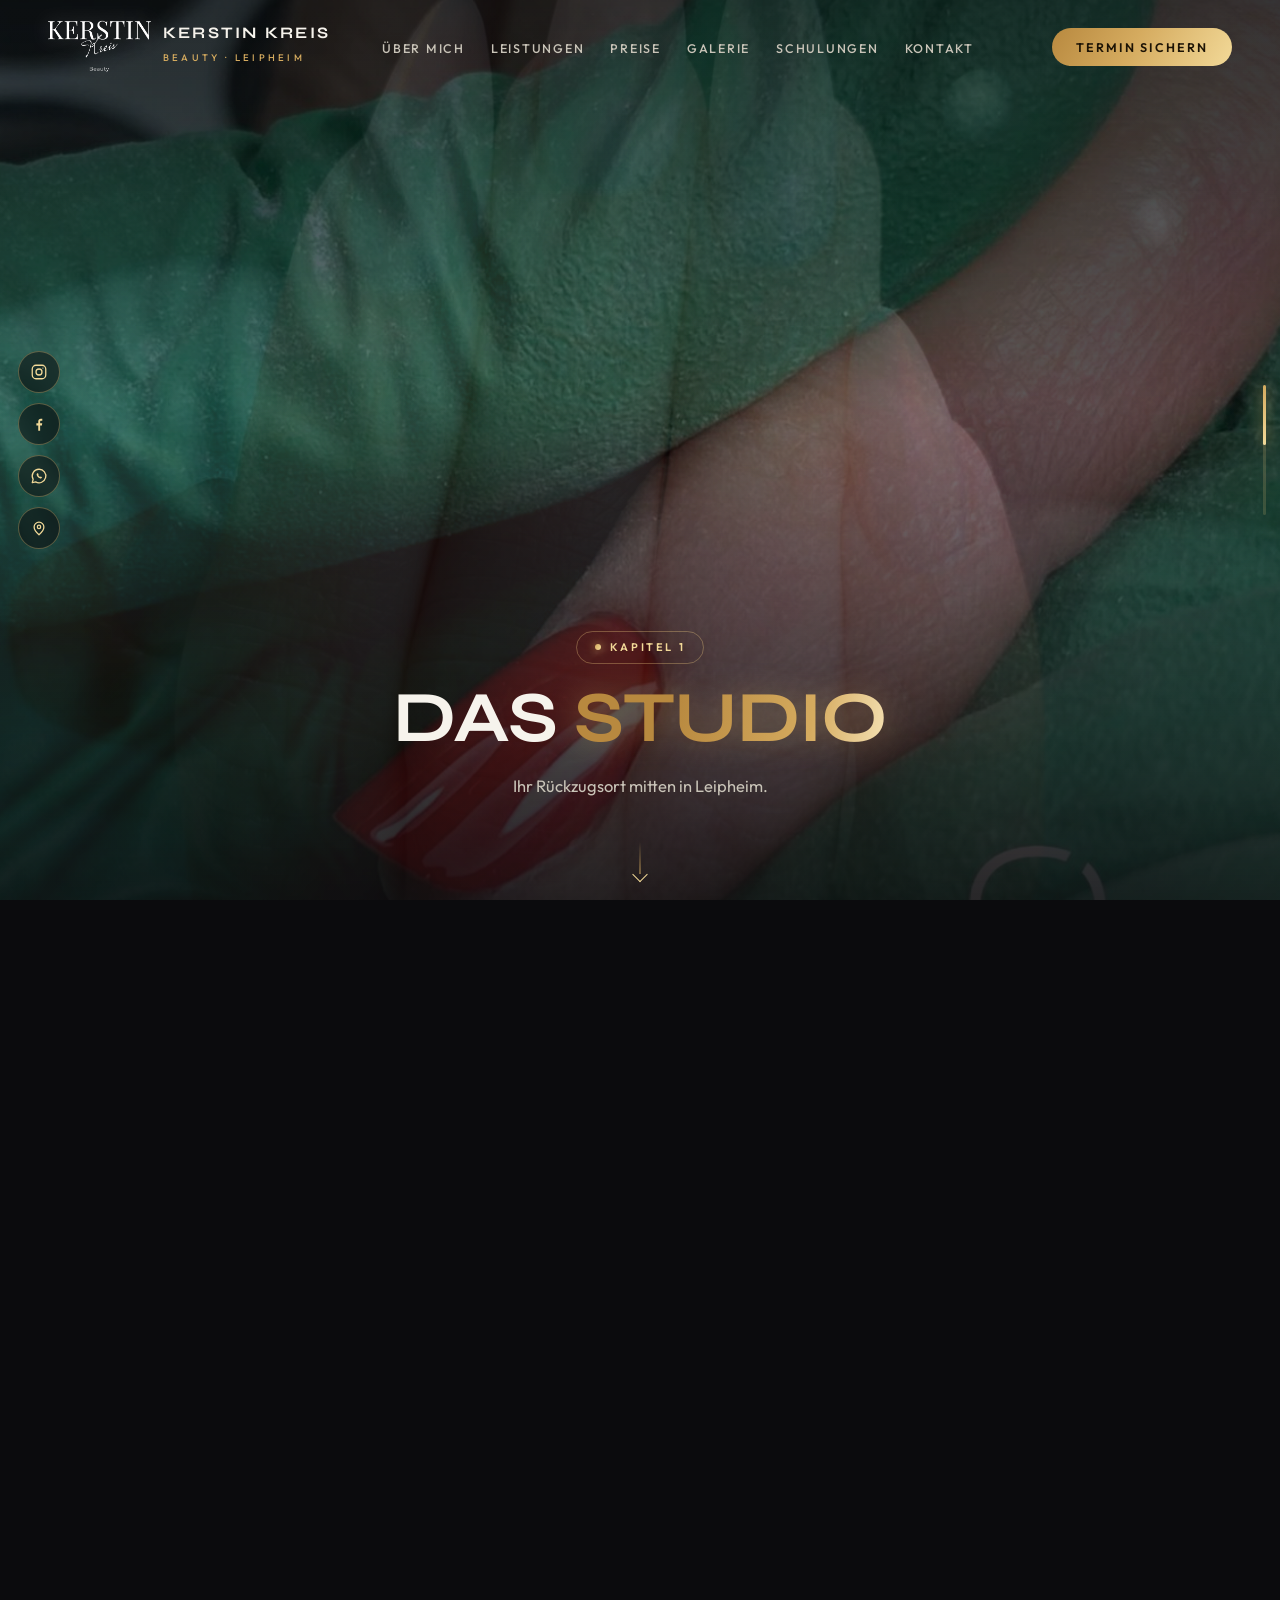
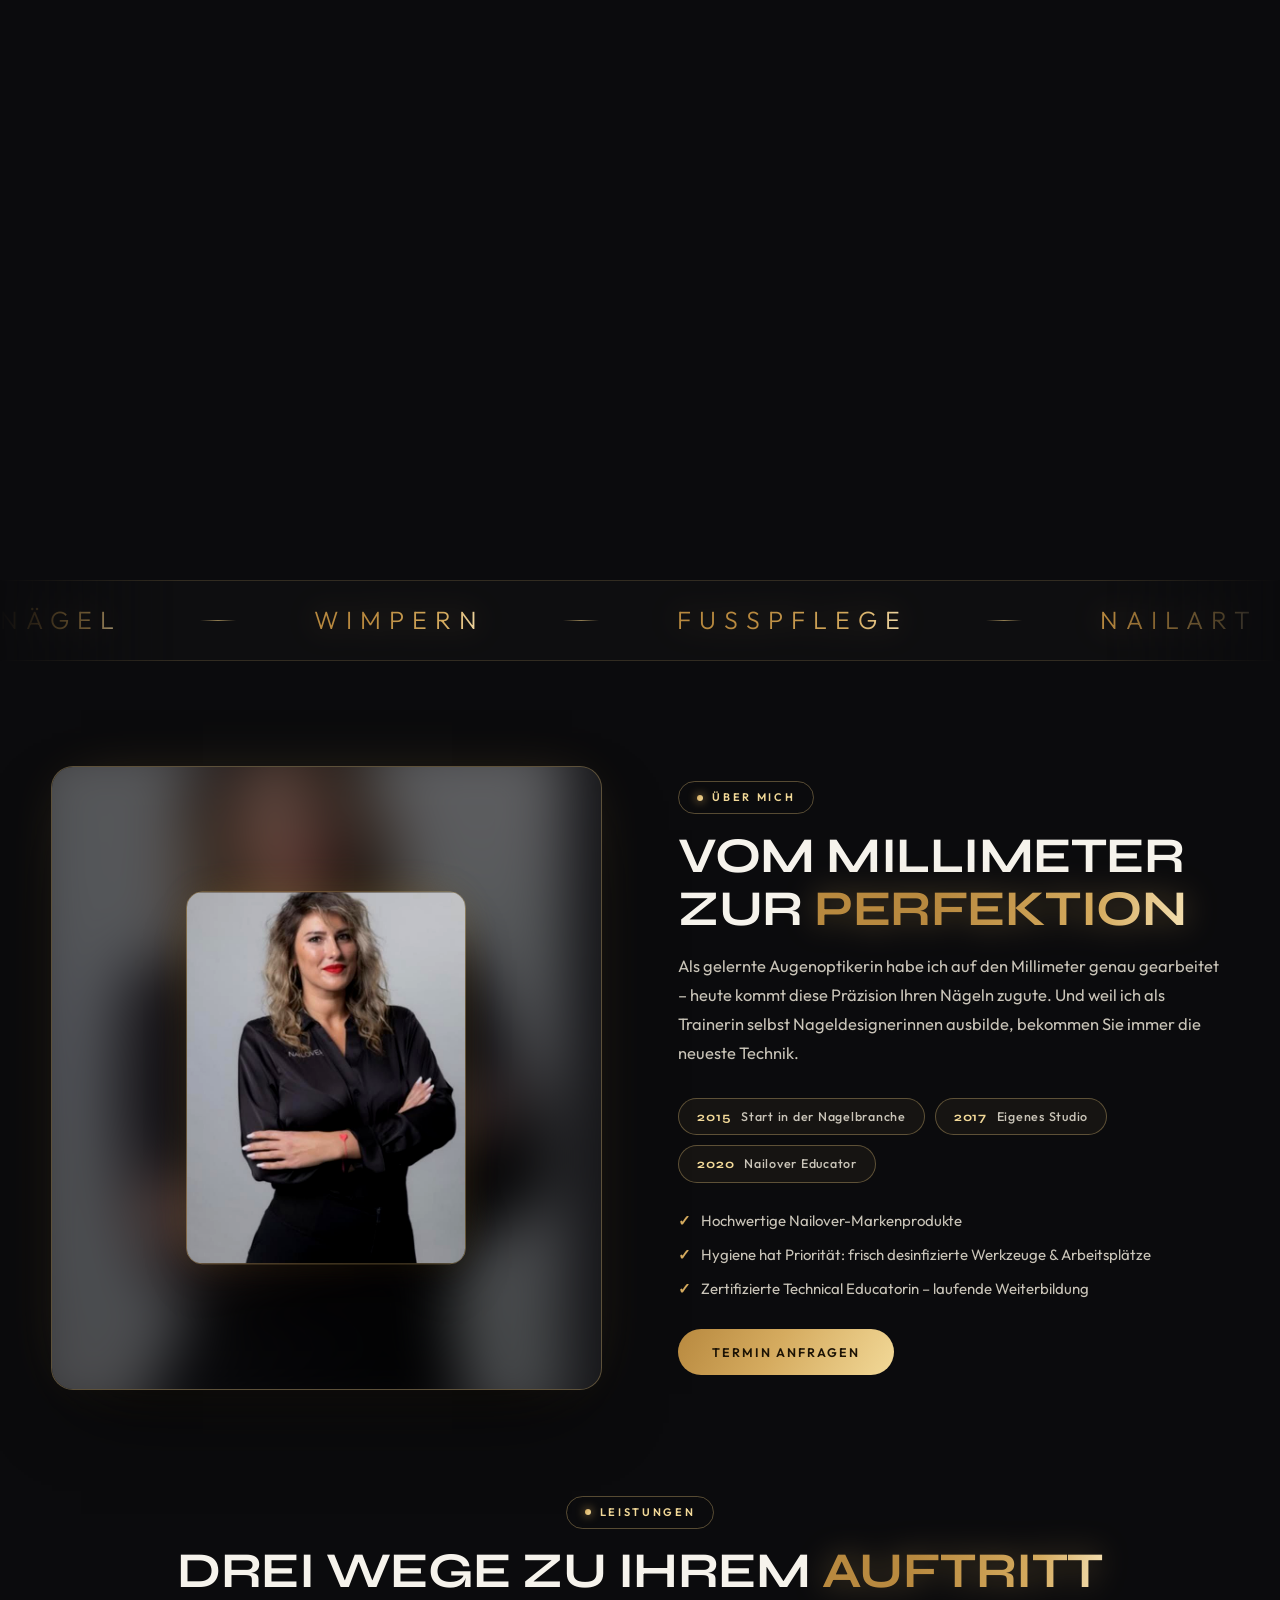
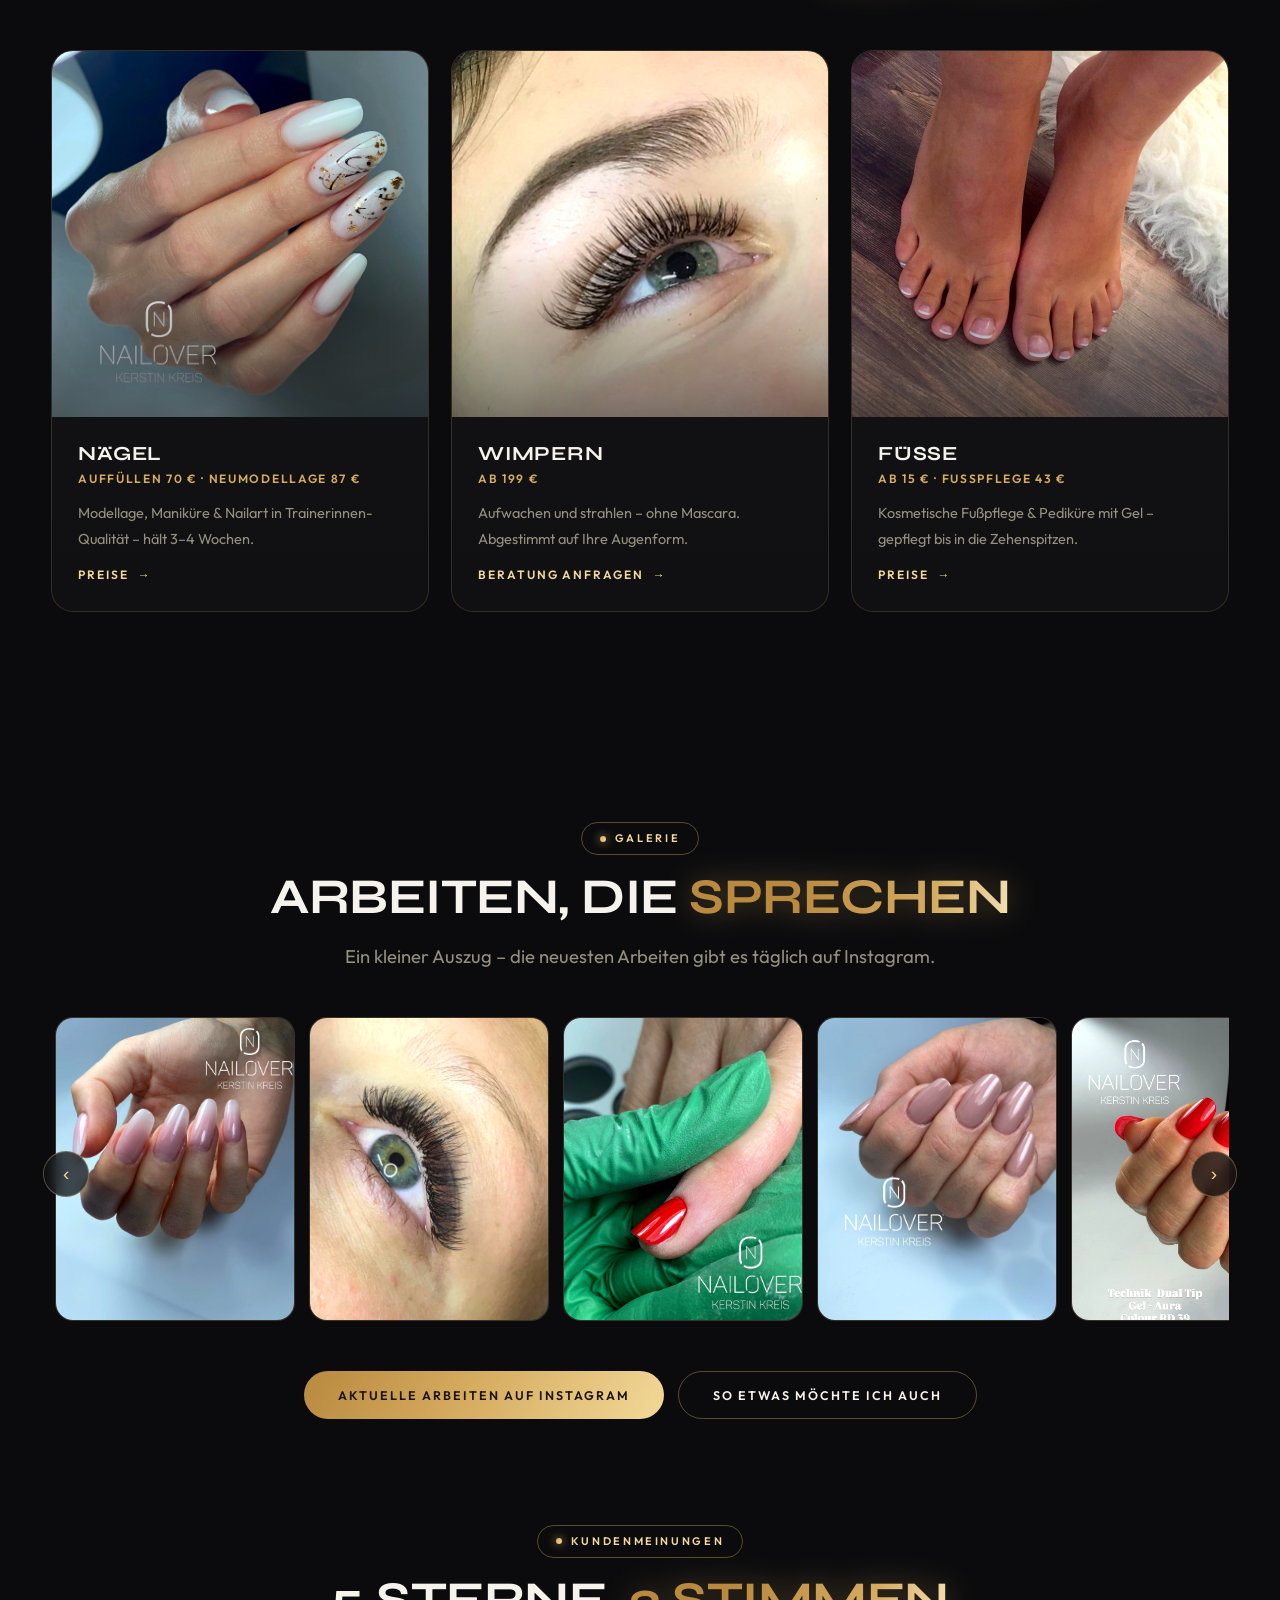
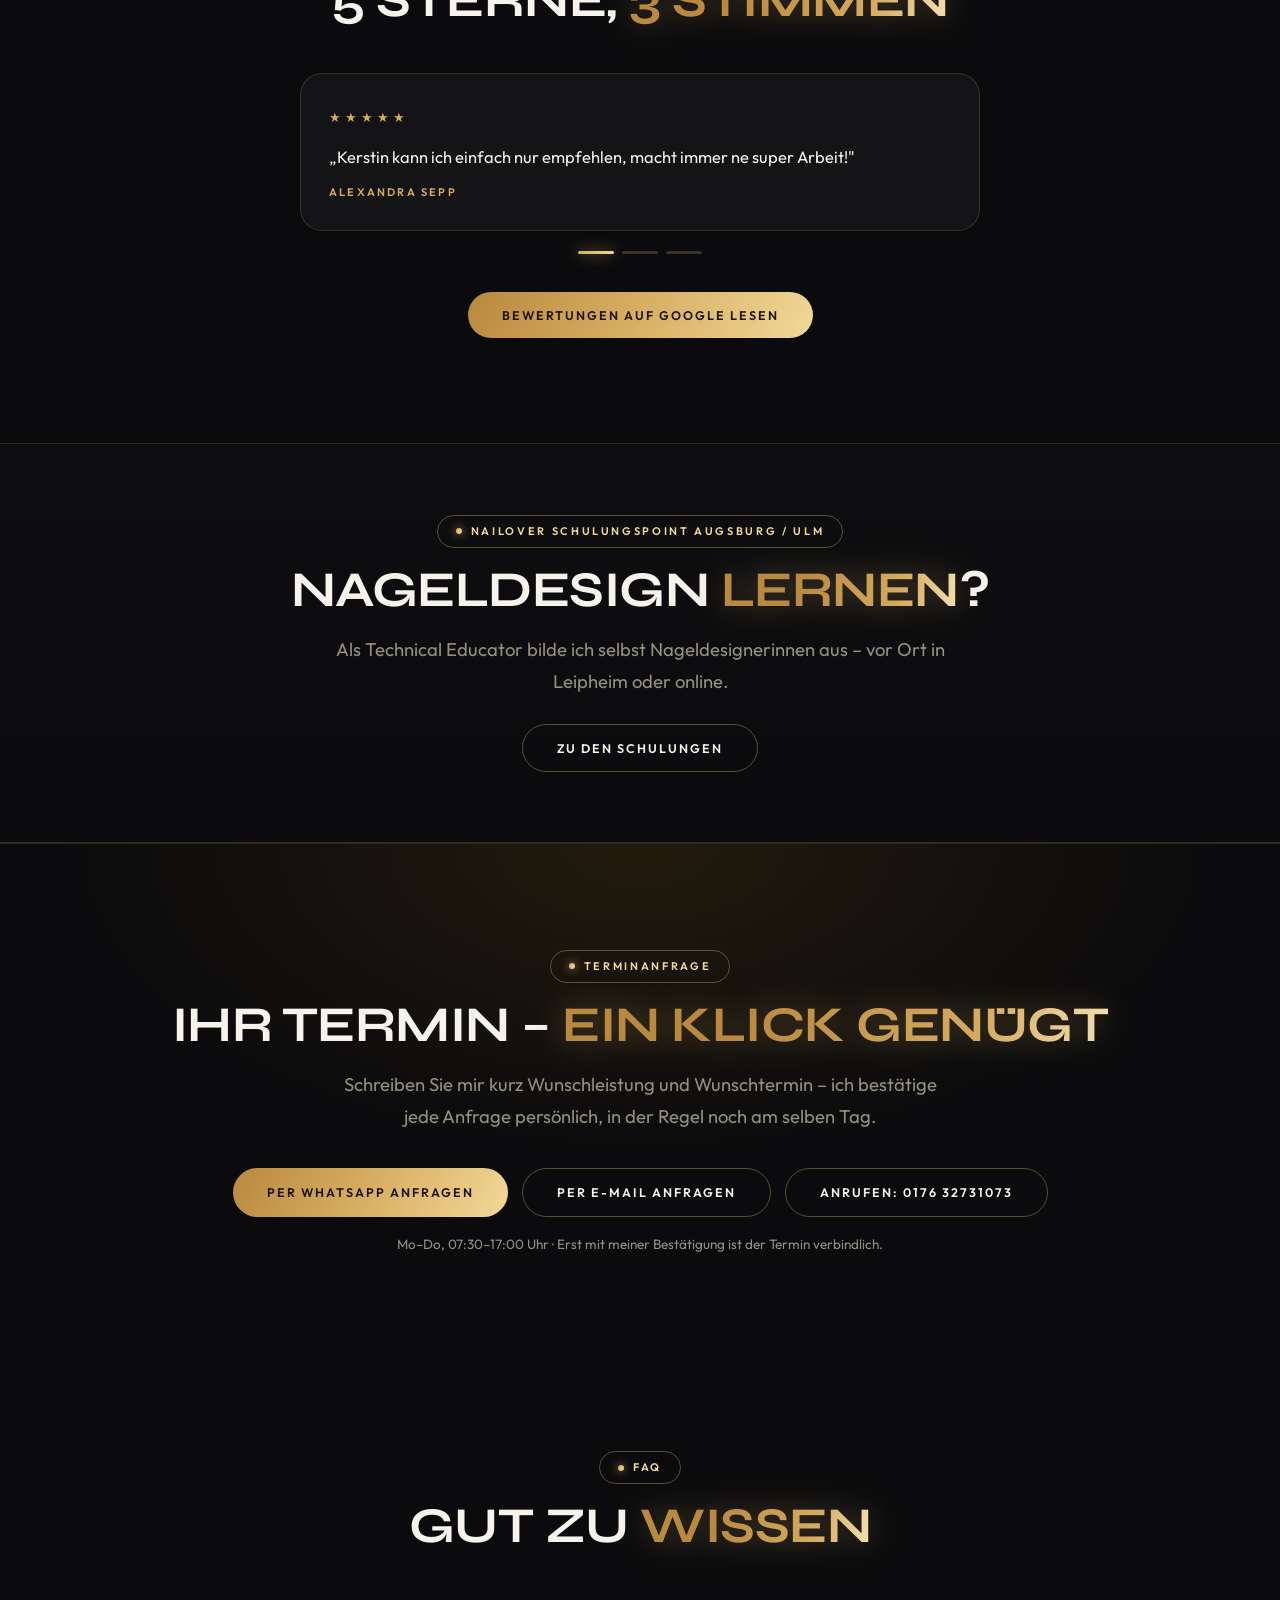
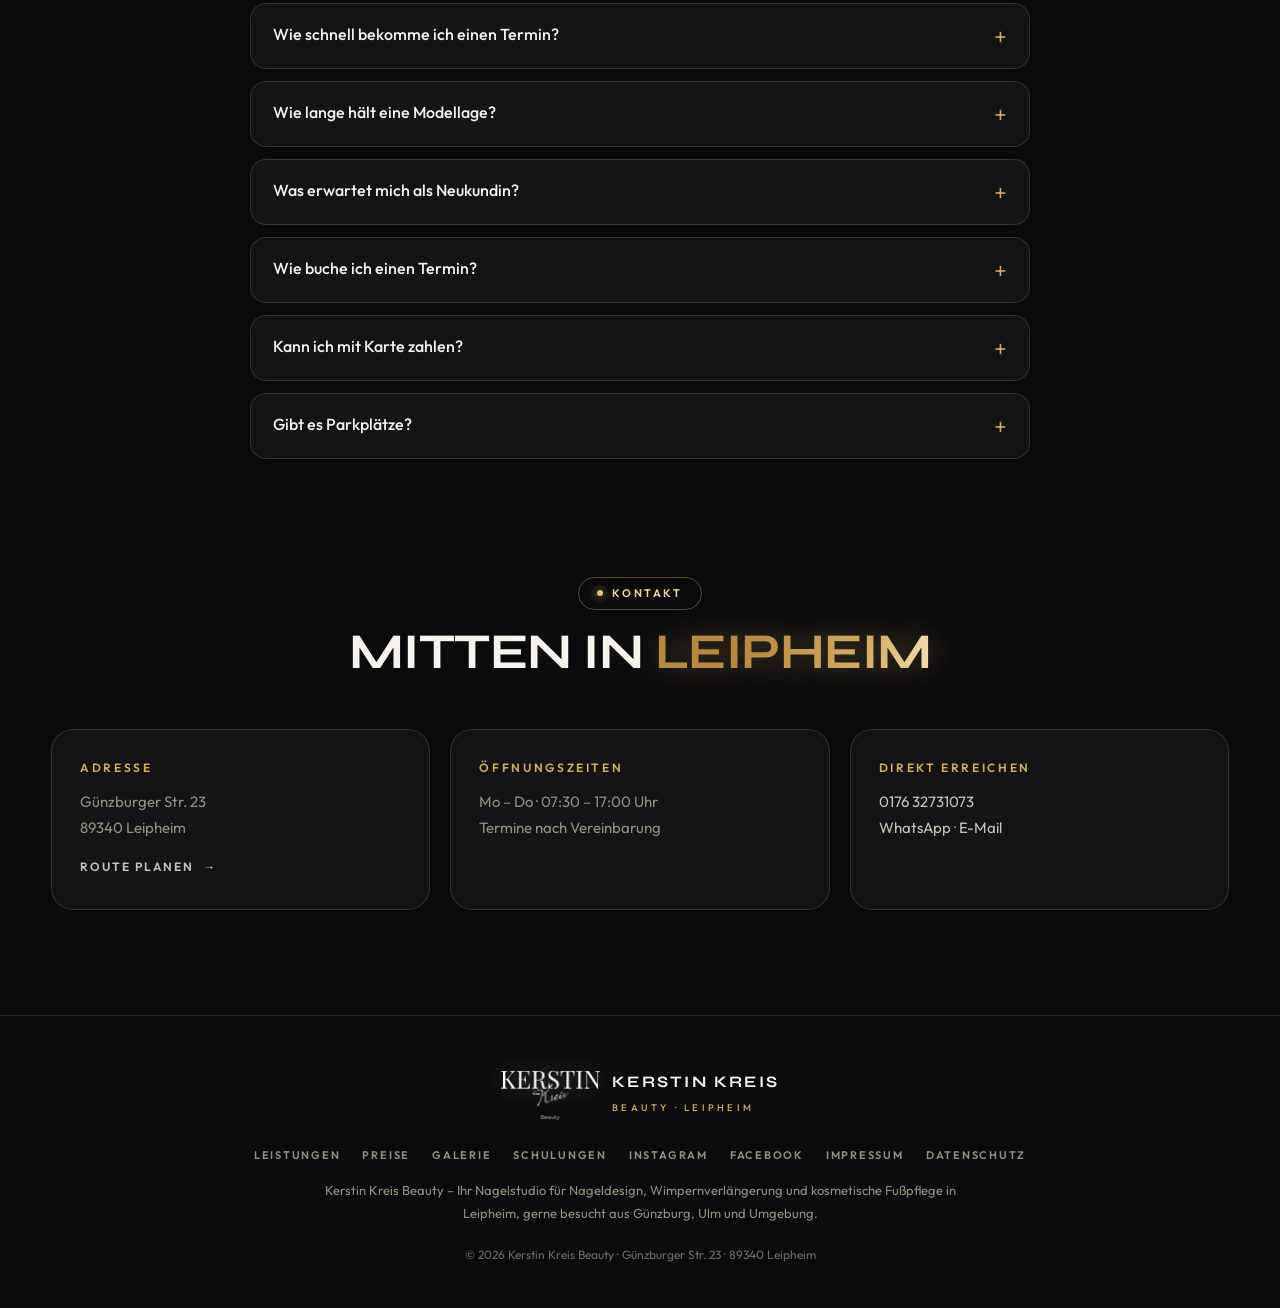
<file: index.html>
<!DOCTYPE html>
<html lang="de">
<head>
<meta charset="UTF-8">
<meta name="viewport" content="width=device-width, initial-scale=1">
<title>Nagelstudio Leipheim – Nägel, Wimpern & Fußpflege | Kerstin Kreis Beauty</title>
<meta name="description" content="Ihr Nagelstudio in Leipheim bei Günzburg: Nageldesign, Wimpernverlängerung (ab 199 €) und kosmetische Fußpflege von der Nailover-Trainerin – gut erreichbar aus Ulm & Umgebung. Jetzt Termin anfragen.">
<link rel="canonical" href="https://kerstinkreis.com/">
<meta name="robots" content="index,follow,max-image-preview:large,max-snippet:-1">
<meta name="author" content="Kerstin Kreis Beauty">
<meta name="geo.region" content="DE-BY">
<meta name="geo.placename" content="Leipheim">
<meta property="og:site_name" content="Kerstin Kreis Beauty">
<meta property="og:locale" content="de_DE">
<meta property="og:title" content="Nagelstudio Leipheim – Kerstin Kreis Beauty">
<meta property="og:description" content="Nageldesign, Wimpernverlängerung und kosmetische Fußpflege in Leipheim bei Günzburg.">
<meta property="og:image" content="https://kerstinkreis.com/images/das-handwerk-einer-nageldesignerin.6b214245.jpg">
<meta property="og:image:alt" content="Babyboomer-Gelnägel mit Goldfolie von Kerstin Kreis Beauty">
<meta property="og:url" content="https://kerstinkreis.com/">
<meta property="og:type" content="website">
<meta name="twitter:card" content="summary_large_image">
<meta name="twitter:title" content="Nagelstudio Leipheim – Kerstin Kreis Beauty">
<meta name="twitter:description" content="Nageldesign, Wimpernverlängerung und kosmetische Fußpflege in Leipheim bei Günzburg.">
<meta name="twitter:image" content="https://kerstinkreis.com/images/das-handwerk-einer-nageldesignerin.6b214245.jpg">
<link rel="icon" type="image/png" href="images/kerstin-kreis-beauty-logo.png">
<link rel="apple-touch-icon" href="images/kerstin-kreis-beauty-logo.png">
<link rel="preload" href="fonts/syne-latin.woff2" as="font" type="font/woff2" crossorigin>
<link rel="preload" href="fonts/outfit-latin.woff2" as="font" type="font/woff2" crossorigin>
<link rel="stylesheet" href="fonts.css">
<style>
:root{--bg:#0b0b0d;--panel:#141417;--panel2:#1a1a1f;--line:rgba(233,200,126,.16);--line2:rgba(233,200,126,.34);
--gold:#d5ab5f;--gold2:#f2d998;--ivory:#f6f3ec;--body:#c9c4b8;--muted:#94907f;
--disp:"Syne",sans-serif;--sans:"Outfit",sans-serif;--r:22px;--ease:cubic-bezier(.22,.8,.24,1)}
*{margin:0;padding:0;box-sizing:border-box}
html{scroll-behavior:smooth}
body{background:var(--bg);color:var(--body);font:400 16.5px/1.75 var(--sans);-webkit-font-smoothing:antialiased;overflow-x:hidden}
img{display:block;max-width:100%}a{color:inherit;text-decoration:none}
::selection{background:var(--gold);color:#181206}
.wrap{width:min(1180px,92%);margin-inline:auto}
h1,h2,h3{font-family:var(--disp);font-weight:700;line-height:1.06;color:var(--ivory);letter-spacing:-.01em;text-transform:uppercase}
h2{font-size:clamp(30px,4.4vw,50px);margin:16px 0 16px}
.chip{display:inline-flex;align-items:center;gap:9px;font:600 11px/1 var(--sans);letter-spacing:.24em;text-transform:uppercase;color:var(--gold2);border:1px solid var(--line2);border-radius:999px;padding:10px 18px}
.chip::before{content:"";width:6px;height:6px;border-radius:50%;background:linear-gradient(120deg,var(--gold),var(--gold2));box-shadow:0 0 10px var(--gold)}
.gold-text{background:linear-gradient(100deg,#b8893f 15%,var(--gold) 35%,#fff3d0 50%,var(--gold) 65%,#b8893f 85%);background-size:220% auto;-webkit-background-clip:text;background-clip:text;color:transparent;animation:shimmer 6s linear infinite}
@keyframes shimmer{to{background-position:-220% center}}
.gold-text{filter:drop-shadow(0 0 16px rgba(213,171,95,.4))}
@supports not ((-webkit-background-clip:text) or (background-clip:text)){.gold-text{background:none;color:var(--gold2)}}
.sub{color:var(--muted);font-size:clamp(16px,1.8vw,18.5px);max-width:620px}
/* Fotos veredeln */
.ph{filter:saturate(1.14) contrast(1.07) brightness(1.02)}
/* Buttons */
.btn{position:relative;overflow:hidden;display:inline-flex;align-items:center;justify-content:center;gap:10px;padding:17px 34px;font:600 12.5px/1 var(--sans);letter-spacing:.16em;text-transform:uppercase;border-radius:999px;border:1px solid var(--line2);transition:.4s var(--ease);cursor:pointer;background:none;color:var(--ivory)}
.btn::after{content:"";position:absolute;top:0;left:-80%;width:45%;height:100%;background:linear-gradient(115deg,transparent,rgba(255,250,230,.5),transparent);transform:skewX(-22deg)}
.btn:hover::after{animation:sweep .9s var(--ease)}
@keyframes sweep{to{left:135%}}
.btn-gold{background:linear-gradient(120deg,#b8893f,var(--gold) 45%,var(--gold2));color:#1c1305;border:none;animation:glowpulse 3.4s ease-in-out infinite}
@keyframes glowpulse{0%,100%{box-shadow:0 12px 34px -14px rgba(213,171,95,.65)}50%{box-shadow:0 14px 46px -12px rgba(242,217,152,.95),0 0 28px -4px rgba(213,171,95,.55)}}
.btn-gold:hover{transform:translateY(-2px);box-shadow:0 18px 44px -12px rgba(213,171,95,.75)}
.btn-gold:disabled{opacity:.35;cursor:default;transform:none;box-shadow:none}
.btn-ghost:hover{background:rgba(233,200,126,.1);border-color:var(--gold)}
.btn-ghost:disabled{opacity:.35;cursor:default}
/* Logo */
.brand{display:flex;align-items:center;gap:12px}
.brand img{height:58px;width:auto;flex:none;filter:brightness(0) invert(1) drop-shadow(0 0 10px rgba(255,255,255,.3))}
.brand b{font:700 16px/1.1 var(--disp);letter-spacing:.14em;text-transform:uppercase;color:var(--ivory);display:block}
.brand small{font:500 9.5px/1.4 var(--sans);letter-spacing:.34em;text-transform:uppercase;color:var(--gold)}
/* Nav */
.nav{position:fixed;inset:0 0 auto;z-index:50;display:flex;align-items:center;justify-content:space-between;padding:18px min(4vw,48px);transition:.5s}
/* Blur liegt auf einem Pseudo-Element: backdrop-filter direkt auf .nav würde das
   position:fixed-Mobilmenü in die Navbar einsperren (containing block) */
.nav::before{content:"";position:absolute;inset:0;z-index:-1;background:rgba(11,11,13,.88);backdrop-filter:blur(16px);opacity:0;transition:.5s}
.nav.solid::before{opacity:1}
.nav.solid{border-bottom:1px solid var(--line);padding-block:11px}
.nav-links{display:flex;gap:26px;align-items:center;list-style:none}
.nav-links a{font:500 12.5px/1 var(--sans);letter-spacing:.14em;text-transform:uppercase;color:var(--body);transition:.3s}
.nav-links a:not(.btn):hover{color:var(--gold2)}
.nav .btn{padding:13px 24px}
.burger{display:none;background:none;border:none;cursor:pointer;z-index:70;width:34px;height:22px;position:relative}
.burger span{position:absolute;left:0;width:100%;height:2px;border-radius:2px;background:var(--gold);transition:.4s var(--ease)}
.burger span:nth-child(1){top:0}.burger span:nth-child(2){top:10px}.burger span:nth-child(3){top:20px}
body.menu-open .burger span:nth-child(1){top:10px;transform:rotate(45deg)}
body.menu-open .burger span:nth-child(2){opacity:0}
body.menu-open .burger span:nth-child(3){top:10px;transform:rotate(-45deg)}
@media(max-width:980px){
.nav-links{position:fixed;inset:0;background:#0b0b0d;flex-direction:column;justify-content:center;gap:26px;opacity:0;visibility:hidden;transition:.5s var(--ease);z-index:60}
.nav-links a:not(.btn){font:700 22px var(--disp);letter-spacing:.1em}
body.menu-open .nav-links{opacity:1;visibility:visible}
.burger{display:block}.nav>.btn{display:none}}
@media(min-width:981px){.nav-links .btn{display:none}}
/* Hero */
.hero{position:relative;min-height:100vh;min-height:100svh;display:flex;align-items:center;
background:radial-gradient(55% 70% at 18% 12%,rgba(213,171,95,.16),transparent 60%),radial-gradient(45% 60% at 88% 85%,rgba(213,171,95,.1),transparent 65%),var(--bg)}
.hero-grid{display:grid;grid-template-columns:1.1fr .9fr;gap:clamp(30px,5vw,70px);align-items:center;width:min(1180px,92%);margin-inline:auto;padding:130px 0 70px;position:relative;z-index:2}
.hero h1{font-size:clamp(36px,10vw,86px);font-weight:800;margin:18px 0 14px}
.hero .sub{margin-bottom:34px}
.cta-row{display:flex;gap:14px;flex-wrap:wrap}
.hero-facts{display:flex;gap:26px;flex-wrap:wrap;margin-top:44px}
.hero-facts div b{display:block;font:700 17px var(--disp);color:var(--gold2);letter-spacing:.04em}
.hero-facts div small{font:500 11px/1.5 var(--sans);letter-spacing:.16em;text-transform:uppercase;color:var(--muted)}
.hero .chip,.hero h1,.hero .sub,.hero .cta-row,.hero-facts{animation:rise 1.1s var(--ease) both}
.hero h1{animation-delay:.15s}.hero .sub{animation-delay:.3s}.hero .cta-row{animation-delay:.45s}.hero-facts{animation-delay:.6s}
@keyframes rise{from{opacity:0;transform:translateY(30px)}}
/* Hero-Showcase */
.showcase{position:relative;animation:rise 1.2s var(--ease) both;animation-delay:.35s}
.frame{position:relative;border-radius:28px;overflow:hidden;aspect-ratio:3/3.4;border:1px solid var(--line2);box-shadow:0 44px 96px -36px rgba(0,0,0,.95),0 0 80px -22px rgba(213,171,95,.5);background:linear-gradient(160deg,#1c1a15,#101013)}
.frame::after{content:"";position:absolute;inset:0;background:linear-gradient(180deg,transparent 62%,rgba(11,11,13,.5));pointer-events:none;z-index:2}
.slide{position:absolute;inset:0;width:100%;height:100%;object-fit:cover;opacity:0;transition:opacity 1.3s var(--ease)}
.slide.on{opacity:1;animation:slowzoom 5.6s var(--ease) forwards}
@keyframes slowzoom{from{transform:scale(1.08)}to{transform:scale(1)}}
.dots{display:flex;gap:8px;justify-content:center;margin-top:18px}
.dots button{width:36px;height:3px;border-radius:99px;border:none;background:rgba(233,200,126,.22);cursor:pointer;transition:.4s;padding:0}
.dots button.on{background:linear-gradient(90deg,var(--gold),var(--gold2));box-shadow:0 0 14px rgba(213,171,95,.8)}
.badge{position:absolute;left:18px;bottom:18px;z-index:3;display:inline-flex;align-items:center;gap:9px;background:rgba(15,14,12,.55);backdrop-filter:blur(12px);border:1px solid var(--line2);border-radius:999px;padding:11px 18px;font:600 12px/1.4 var(--sans);letter-spacing:.08em;color:var(--gold2)}
@media(max-width:900px){.hero-grid{grid-template-columns:1fr;padding-top:112px}.showcase{max-width:480px}}
/* Funkeln */
.sparkles{position:absolute;inset:0;z-index:1;pointer-events:none;overflow:hidden}
.sparkles i{position:absolute;bottom:-20px;width:5px;height:5px;border-radius:50%;background:radial-gradient(circle,#ffe9b0 0,var(--gold) 45%,transparent 72%);opacity:0;animation:float linear infinite}
.sparkles i:nth-child(1){left:10%;animation-duration:14s}
.sparkles i:nth-child(2){left:30%;width:3px;height:3px;animation-duration:18s;animation-delay:4s}
.sparkles i:nth-child(3){left:52%;width:7px;height:7px;filter:blur(1px);animation-duration:20s;animation-delay:2s}
.sparkles i:nth-child(4){left:74%;width:3px;height:3px;animation-duration:15s;animation-delay:7s}
.sparkles i:nth-child(5){left:90%;animation-duration:17s;animation-delay:5s}
@keyframes float{0%{transform:translateY(0);opacity:0}8%{opacity:.85}90%{opacity:.4}100%{transform:translateY(-105vh) translateX(4vw);opacity:0}}
/* Laufendes Wort-Karussell */
.marquee{border-block:1px solid var(--line);padding:24px 0;background:#0e0e10;overflow:hidden;
-webkit-mask-image:linear-gradient(90deg,transparent,#000 14%,#000 86%,transparent);mask-image:linear-gradient(90deg,transparent,#000 14%,#000 86%,transparent)}
.marquee-track{display:flex;width:max-content;animation:marquee 32s linear infinite}
.marquee:hover .marquee-track{animation-play-state:paused}
.marquee-group{display:flex;align-items:center;gap:78px;padding-right:78px}
.marquee span{font:300 clamp(16px,2.1vw,25px)/1.25 var(--sans);text-transform:uppercase;letter-spacing:.32em;white-space:nowrap}
.marquee i{width:36px;height:1px;flex:none;background:linear-gradient(90deg,transparent,rgba(233,200,126,.6),transparent)}
@keyframes marquee{to{transform:translateX(-50%)}}
/* Social-Leiste */
.rail{position:fixed;left:18px;top:50%;transform:translateY(-50%);z-index:45;display:flex;flex-direction:column;gap:10px}
.rail a{width:42px;height:42px;border-radius:50%;border:1px solid var(--line2);background:rgba(11,11,13,.55);backdrop-filter:blur(8px);display:grid;place-items:center;color:var(--gold2);transition:.3s var(--ease)}
.rail a:hover{background:rgba(213,171,95,.16);border-color:var(--gold);transform:translateX(3px)}
.rail svg{width:18px;height:18px}
@media(max-width:900px){
.rail{left:10px;gap:8px}
.rail a{width:36px;height:36px;background:rgba(11,11,13,.7)}
.rail svg{width:15px;height:15px}}
section{padding:105px 0;position:relative}
.split{display:grid;grid-template-columns:1fr 1fr;gap:clamp(40px,6vw,90px);align-items:center}
@media(max-width:860px){.split{grid-template-columns:1fr}}
/* Reveal & Bilder */
.reveal{opacity:0;transform:translateY(38px);transition:.9s var(--ease)}
.reveal.in{opacity:1;transform:none}
.pic{border-radius:var(--r);overflow:hidden;position:relative;border:1px solid var(--line2);box-shadow:0 34px 80px -30px rgba(0,0,0,.9),0 0 60px -24px rgba(213,171,95,.3);background:linear-gradient(160deg,#1c1a15,#101013)}
.pic::after{content:"";position:absolute;inset:0;background:linear-gradient(180deg,transparent 55%,rgba(11,11,13,.55));pointer-events:none}
.pic img{width:100%;height:100%;object-fit:cover;transition:1.2s var(--ease)}
.reveal .pic img{transform:scale(1.1)}
.reveal.in .pic img{transform:scale(1)}
.about-pic{position:relative;border-radius:var(--r);overflow:hidden;border:1px solid var(--line2);aspect-ratio:3/3.4;box-shadow:0 34px 80px -30px rgba(0,0,0,.9),0 0 60px -24px rgba(213,171,95,.3);background:#141417}
.about-bg{position:absolute;inset:-34px;width:calc(100% + 68px);height:calc(100% + 68px);object-fit:cover;filter:blur(30px) saturate(1.25) brightness(.5)}
.about-fg{position:absolute;left:50%;top:50%;transform:translate(-50%,-50%);width:54%;max-width:280px;height:auto;aspect-ratio:3/4;object-fit:cover;border-radius:16px;border:1px solid var(--line2);box-shadow:0 26px 60px -22px rgba(0,0,0,.95),0 0 44px -16px rgba(213,171,95,.45)}
@media(prefers-reduced-motion:reduce){*,*::before,*::after{animation:none!important;transition:none!important}
.reveal{opacity:1;transform:none}.slide.on{opacity:1}}
/* Timeline-Chips */
.mile{display:flex;gap:10px;flex-wrap:wrap;margin-top:30px}
.mile span{font:500 12.5px/1 var(--sans);letter-spacing:.06em;color:var(--body);border:1px solid var(--line2);border-radius:999px;padding:11px 18px;background:rgba(233,200,126,.05)}
.mile b{color:var(--gold2);font-family:var(--disp);margin-right:6px}
.usps{display:grid;gap:10px;margin-top:26px}
.usps span{display:flex;gap:10px;color:var(--body);font-size:15px;line-height:1.6}
.usps span::before{content:"✓";color:var(--gold);font-weight:600}
/* Karten */
.cards{display:grid;grid-template-columns:repeat(3,1fr);gap:22px;margin-top:52px}
@media(max-width:860px){.cards{grid-template-columns:1fr}}
.card{background:linear-gradient(180deg,var(--panel),#101013);border:1px solid var(--line);border-radius:var(--r);overflow:hidden;transition:.5s var(--ease);display:flex;flex-direction:column}
.card:hover{border-color:var(--line2);transform:translateY(-8px);box-shadow:0 40px 80px -34px rgba(0,0,0,.95),0 0 56px -26px rgba(213,171,95,.4)}
.card .pic{border:none;border-radius:0;box-shadow:none;aspect-ratio:4/3.9}
.card:hover .pic img{transform:scale(1.06)}
.card-body{padding:26px 26px 30px;flex:1;display:flex;flex-direction:column}
.card h3{font-size:20px;letter-spacing:.04em}
.card .from{font:600 12px/1.5 var(--sans);letter-spacing:.14em;text-transform:uppercase;color:var(--gold);margin-top:6px}
.card p{color:var(--muted);font-size:14.5px;line-height:1.75;margin:12px 0 18px;flex:1}
.tlink{font:600 12px/1 var(--sans);letter-spacing:.16em;text-transform:uppercase;color:var(--gold2);display:inline-flex;align-items:center;gap:9px}
.tlink::after{content:"→";transition:.35s}
.tlink:hover::after{transform:translateX(6px)}
/* News */
.news{text-align:center;padding:0}
.news .inner{background:linear-gradient(120deg,#231a0b,#2e2210 50%,#231a0b);border:1px solid var(--line2);border-radius:calc(var(--r) + 6px);padding:64px 26px;position:relative;overflow:hidden}
.news .inner::before{content:"";position:absolute;inset:0;background:radial-gradient(55% 100% at 50% 0,rgba(233,200,126,.16),transparent 70%)}
@property --a{syntax:"<angle>";initial-value:0deg;inherits:false}
.news .inner::after{content:"";position:absolute;inset:0;border-radius:inherit;padding:1.5px;background:conic-gradient(from var(--a),rgba(233,200,126,.12) 0 68%,var(--gold2) 82%,rgba(233,200,126,.12) 96%);-webkit-mask:linear-gradient(#000 0 0) content-box,linear-gradient(#000 0 0);-webkit-mask-composite:xor;mask-composite:exclude;animation:spin 5.5s linear infinite;pointer-events:none}
@keyframes spin{to{--a:360deg}}
.news h2{font-size:clamp(26px,3.6vw,40px)}
.news p{color:var(--body);max-width:560px;margin:8px auto 28px;position:relative}
/* Preise */
.price-cols{display:grid;grid-template-columns:1fr 1fr;gap:clamp(30px,4vw,50px);margin-top:50px}
@media(max-width:860px){.price-cols{grid-template-columns:1fr}}
.price-block{background:var(--panel);border:1px solid var(--line);border-radius:var(--r);padding:32px 30px}
.price-block h3{font-size:19px;letter-spacing:.06em;margin-bottom:18px;display:flex;align-items:center;gap:12px}
.price-block h3::after{content:"";flex:1;height:1px;background:linear-gradient(90deg,var(--line2),transparent)}
.price-row{display:flex;align-items:baseline;gap:14px;padding:13px 0;border-bottom:1px solid rgba(233,200,126,.09)}
.price-row:last-child{border-bottom:none}
.price-row .name{font:500 15px var(--sans);color:var(--body)}
.price-row .name small{display:block;color:var(--muted);font-size:12.5px;font-weight:400}
.price-row .dots{flex:1;border-bottom:1px dotted rgba(233,200,126,.4);transform:translateY(-5px)}
.price-row .val{font:700 16px var(--disp);color:var(--gold2);white-space:nowrap}
/* Galerie */
.subnav{display:flex;justify-content:center;gap:10px;flex-wrap:wrap;margin:40px 0 6px}
.subnav button{padding:12px 26px;border:1px solid var(--line2);border-radius:999px;background:none;color:var(--ivory);font:600 12px/1 var(--sans);letter-spacing:.16em;text-transform:uppercase;cursor:pointer;transition:.35s}
.subnav button:hover{border-color:var(--gold)}
.subnav button.active{background:linear-gradient(120deg,#b8893f,var(--gold) 45%,var(--gold2));color:#1c1305;border-color:transparent}
.masonry{columns:3 290px;column-gap:18px;padding-top:22px}
.masonry figure{break-inside:avoid;margin:0 0 18px;position:relative;cursor:zoom-in;overflow:hidden;border-radius:18px;border:1px solid var(--line);background:#141417;animation:fadein .7s var(--ease);transition:.4s var(--ease)}
.masonry figure:hover{border-color:var(--line2);box-shadow:0 22px 50px -22px rgba(0,0,0,.9),0 0 44px -20px rgba(213,171,95,.45);transform:translateY(-4px)}
@keyframes fadein{from{opacity:0;transform:translateY(18px)}}
.masonry img{width:100%;transition:.7s var(--ease)}
.masonry figure::after{content:"✦";position:absolute;inset:0;display:grid;place-items:center;font-size:26px;color:var(--gold2);background:rgba(11,11,13,.5);opacity:0;transition:.4s}
.masonry figure:hover::after{opacity:1}
.masonry figure:hover img{transform:scale(1.06)}
/* Galerie-Karussell */
.caro-wrap{position:relative;margin-top:40px}
.caro{display:flex;gap:14px;overflow-x:auto;scroll-snap-type:x mandatory;padding:4px 4px 14px;scrollbar-width:none}
.caro::-webkit-scrollbar{display:none}
.caro figure{flex:0 0 auto;width:min(240px,62vw);aspect-ratio:3/3.8;border-radius:18px;overflow:hidden;border:1px solid var(--line);scroll-snap-align:center;cursor:zoom-in;transition:.4s var(--ease);background:#141417}
.caro figure:hover{border-color:var(--line2);transform:translateY(-4px);box-shadow:0 22px 50px -22px rgba(0,0,0,.9),0 0 44px -20px rgba(213,171,95,.45)}
.caro img{width:100%;height:100%;object-fit:cover;transition:.6s var(--ease)}
.caro figure:hover img{transform:scale(1.06)}
.caro-btn{position:absolute;top:50%;transform:translateY(-50%);z-index:5;width:46px;height:46px;border-radius:50%;border:1px solid var(--line2);background:rgba(11,11,13,.72);backdrop-filter:blur(8px);color:var(--gold2);font-size:19px;cursor:pointer;transition:.3s}
.caro-btn:hover{background:rgba(213,171,95,.2)}
.caro-prev{left:-8px}.caro-next{right:-8px}
/* Lightbox */
.lightbox{position:fixed;inset:0;z-index:100;background:rgba(8,8,9,.97);display:none;align-items:center;justify-content:center;padding:5vmin}
.lightbox.open{display:flex}
.lightbox img{max-width:92vw;max-height:88vh;object-fit:contain;border-radius:16px;border:1px solid var(--line2);animation:rise .5s var(--ease)}
.lightbox button{position:absolute;background:rgba(11,11,13,.6);border:1px solid var(--line2);border-radius:50%;color:var(--gold2);width:52px;height:52px;font-size:21px;cursor:pointer}
.lightbox button:hover{background:rgba(213,171,95,.2)}
.lb-close{top:26px;right:26px}.lb-prev{left:16px;top:50%;transform:translateY(-50%)}.lb-next{right:16px;top:50%;transform:translateY(-50%)}
/* Zitate */
.quotes{display:grid;grid-template-columns:repeat(3,1fr);gap:20px;margin-top:52px}
@media(max-width:860px){.quotes{grid-template-columns:1fr}}
.quote{background:var(--panel);border:1px solid var(--line);border-radius:var(--r);padding:32px 28px;position:relative;transition:.4s}
.quote:hover{border-color:var(--line2)}
.quote .stars{color:var(--gold);letter-spacing:4px;font-size:13px}
.quote p{font-size:16.5px;line-height:1.7;margin-top:14px;color:var(--ivory)}
.quote cite{display:block;margin-top:16px;font:600 11px/1 var(--sans);letter-spacing:.2em;text-transform:uppercase;color:var(--gold);font-style:normal}
.qcaro{position:relative;max-width:680px;margin:46px auto 0;min-height:200px}
.qcaro .quote{position:absolute;top:0;left:0;right:0;opacity:0;transform:translateY(14px);transition:.7s var(--ease);pointer-events:none}
.qcaro .quote.on{opacity:1;transform:none;pointer-events:auto}
/* Motto */
.motto{text-align:center;max-width:800px;margin:0 auto 80px}
.motto blockquote{font:700 clamp(24px,3.6vw,38px)/1.3 var(--disp);text-transform:uppercase;color:var(--ivory);margin-top:8px}
.motto cite{display:block;margin-top:18px;font:600 11px/1 var(--sans);letter-spacing:.26em;text-transform:uppercase;color:var(--gold);font-style:normal}
.courses{display:grid;grid-template-columns:repeat(3,1fr);gap:22px;margin-top:52px}
@media(max-width:860px){.courses{grid-template-columns:1fr}}
.hint{color:var(--muted);font-size:13.5px;margin-top:16px;line-height:1.7}
/* FAQ */
.faq{max-width:780px;margin:50px auto 0}
.faq details{border:1px solid var(--line);border-radius:16px;background:var(--panel);margin-bottom:12px;padding:0 22px}
.faq details[open]{border-color:var(--line2)}
.faq summary{cursor:pointer;padding:20px 0;font:500 16px var(--sans);color:var(--ivory);list-style:none;display:flex;justify-content:space-between;gap:20px}
.faq summary::-webkit-details-marker{display:none}
.faq summary::after{content:"+";font:300 24px/1 var(--sans);color:var(--gold);transition:.3s}
.faq details[open] summary::after{transform:rotate(45deg)}
.faq details p{padding:0 0 22px;color:var(--muted);font-size:14.5px}
/* Kontakt & Footer */
.contact-grid{display:grid;grid-template-columns:repeat(3,1fr);gap:20px;margin-top:50px}
@media(max-width:860px){.contact-grid{grid-template-columns:1fr}}
.contact-grid>div{background:var(--panel);border:1px solid var(--line);border-radius:var(--r);padding:30px 28px}
.contact-grid h3{font:600 12px var(--sans);letter-spacing:.22em;text-transform:uppercase;color:var(--gold);margin-bottom:14px}
.contact-grid p{color:var(--muted);font-size:15px}
.contact-grid a{color:var(--body)}
.contact-grid a:hover{color:var(--gold2)}
footer{border-top:1px solid var(--line);padding:52px 0 40px;text-align:center}
.foot-links{display:flex;justify-content:center;gap:22px;flex-wrap:wrap;margin:26px 0 18px}
.foot-links a{font:600 11px/1 var(--sans);letter-spacing:.16em;text-transform:uppercase;color:var(--muted);transition:.3s;cursor:pointer}
.foot-links a:hover{color:var(--gold)}
footer small{color:#6f6c5f;font-size:12px}
/* ---------- Scrolly-Hero ---------- */
/* vh-Fallback zuerst: Browser vor ca. Ende 2022 kennen svh nicht und würden
   sonst auf height:auto zurückfallen – die Scrollstrecke wäre dann 0 */
.scrolly{position:relative;height:420vh;height:420svh}
.stage{position:sticky;top:0;height:100vh;height:100svh;overflow:hidden;background:var(--bg)}
.stage video,.sframe{position:absolute;inset:0;width:100%;height:100%}
.stage video{object-fit:cover;display:none}
.stage.video-on video{display:block}
.stage.video-on .sframe{display:none}
.sframe{opacity:0;will-change:opacity,transform}
.sframe img{width:100%;height:100%;object-fit:cover}
.stage::after{content:"";position:absolute;inset:0;background:linear-gradient(180deg,rgba(11,11,13,.55),rgba(11,11,13,.12) 45%,rgba(11,11,13,.78));pointer-events:none}
.schapter{position:absolute;inset:auto 0 11vh 0;z-index:3;text-align:center;padding:0 6vw;opacity:0;transform:translateY(26px);transition:.6s var(--ease);pointer-events:none}
.schapter.on{opacity:1;transform:none;pointer-events:auto}
.schapter h1,.schapter h2{font-size:clamp(32px,6.6vw,72px);margin-top:16px}
.schapter p{color:var(--body);max-width:560px;margin:10px auto 0}
.sprogress{position:absolute;right:14px;top:50%;transform:translateY(-50%);width:3px;height:130px;background:rgba(233,200,126,.18);border-radius:99px;z-index:4}
.sprogress i{display:block;width:100%;height:0;background:linear-gradient(180deg,var(--gold),var(--gold2));border-radius:99px;box-shadow:0 0 14px rgba(213,171,95,.85)}
.scroll-cue{position:absolute;left:50%;bottom:20px;transform:translateX(-50%);z-index:4;display:flex;flex-direction:column;align-items:center;gap:2px}
.scroll-cue::before{content:"";width:1px;height:32px;background:linear-gradient(transparent,var(--gold));animation:cue 1.8s infinite}
.scroll-cue::after{content:"";width:10px;height:10px;border-right:1.5px solid var(--gold2);border-bottom:1.5px solid var(--gold2);transform:rotate(45deg);margin-top:-7px;animation:cuedip 1.8s infinite}
@keyframes cue{50%{opacity:.25}}
@keyframes cuedip{0%,100%{transform:rotate(45deg) translate(0,0);opacity:1}50%{transform:rotate(45deg) translate(4px,4px);opacity:.5}}
/* Bei Reduced Motion bleibt die Scroll-Fahrt erhalten (sie folgt ausschließlich
   der Nutzereingabe); nur das weiche Nachziehen entfällt – siehe "smooth" im JS.
   Früher wurde die Sektion hier auf height:auto gesetzt, wodurch die
   Scrollstrecke kollabierte und der Hero komplett stehen blieb. */
@media(prefers-reduced-motion:reduce){.sframe{transition:none}}
/* ---------- Mobile-Optimierung ---------- */
.fab{display:none}
@media(max-width:900px){
  .hero{min-height:auto}
  .hero-grid{padding:104px 0 56px;gap:34px}
  .hero .sub{margin-bottom:26px}
  .hero-facts{gap:14px;margin-top:30px;justify-content:space-between;width:100%}
  .hero-facts div b{font-size:15px}
  .showcase{max-width:480px;margin-inline:auto;width:100%}
  section{padding:64px 0}
  .split{gap:34px}
  .news .inner{padding:46px 20px;border-radius:22px}
  .price-block{padding:24px 20px}
  .contact-grid>div{padding:24px 22px}
}
@media(max-width:700px){
  .masonry{columns:2 130px;column-gap:10px}
  .masonry figure{margin-bottom:10px;border-radius:14px}
  .masonry figure::after{font-size:20px}
  .marquee span{font-size:14px;letter-spacing:.24em}
  .marquee i{width:24px}
  .marquee-group{gap:44px;padding-right:44px}
  .quotes,.cards,.courses{gap:14px}
  .card-body{padding:20px 20px 24px}
  .fab{display:inline-flex;position:fixed;left:50%;transform:translateX(-50%);bottom:16px;z-index:49;padding:15px 30px;white-space:nowrap}
  body{padding-bottom:76px}
}
@media(max-width:520px){
  .cta-row{flex-direction:column;align-items:stretch}
  .cta-row .btn{width:100%}
  h2{font-size:clamp(26px,7.6vw,34px)}
  .chip{padding:9px 14px;letter-spacing:.18em}
  .brand small{display:none}
  .brand img{height:48px}
  .dots button{width:28px}
}
</style>
<script type="application/ld+json">{"@context":"https://schema.org","@graph":[
{"@type":"NailSalon","@id":"https://kerstinkreis.com/#business","name":"Kerstin Kreis Beauty","description":"Nagelstudio in Leipheim bei Günzburg für Nageldesign, Wimpernverlängerung und kosmetische Fußpflege – von der zertifizierten Nailover-Trainerin Kerstin Kreis.","url":"https://kerstinkreis.com/","telephone":"+4917632731073","email":"k.kerstin89@googlemail.com","currenciesAccepted":"EUR","paymentAccepted":"Bargeld","priceRange":"€€","founder":{"@type":"Person","name":"Kerstin Kreis","jobTitle":"Nageldesignerin und Nailover Technical Educator"},
"address":{"@type":"PostalAddress","streetAddress":"Günzburger Str. 23","postalCode":"89340","addressLocality":"Leipheim","addressRegion":"Bayern","addressCountry":"DE"},
"openingHoursSpecification":[{"@type":"OpeningHoursSpecification","dayOfWeek":["Monday","Tuesday","Wednesday","Thursday"],"opens":"07:30","closes":"17:00"}],
"areaServed":[{"@type":"City","name":"Leipheim"},{"@type":"City","name":"Günzburg"},{"@type":"City","name":"Ulm"},{"@type":"City","name":"Neu-Ulm"},{"@type":"City","name":"Augsburg"}],
"image":["https://kerstinkreis.com/images/kerstin-kreis-portrait-nagelstudio-leipheim.jpg","https://kerstinkreis.com/images/das-handwerk-einer-nageldesignerin.6b214245.jpg","https://kerstinkreis.com/images/wimpernverlaengerung-leipheim-volumen.jpg"],
"logo":"https://kerstinkreis.com/images/kerstin-kreis-beauty-logo.png",
"hasOfferCatalog":{"@type":"OfferCatalog","name":"Leistungen","itemListElement":[
{"@type":"Offer","itemOffered":{"@type":"Service","name":"Neumodellage Gelnägel"},"price":"87","priceCurrency":"EUR"},
{"@type":"Offer","itemOffered":{"@type":"Service","name":"Auffüllen Gelnägel"},"price":"70","priceCurrency":"EUR"},
{"@type":"Offer","itemOffered":{"@type":"Service","name":"Maniküre"},"price":"32","priceCurrency":"EUR"},
{"@type":"Offer","itemOffered":{"@type":"Service","name":"Kosmetische Fußpflege"},"price":"43","priceCurrency":"EUR"},
{"@type":"Offer","itemOffered":{"@type":"Service","name":"Pediküre mit Gel"},"price":"47","priceCurrency":"EUR"},
{"@type":"Offer","itemOffered":{"@type":"Service","name":"Wimpernverlängerung"},"price":"199","priceCurrency":"EUR","priceSpecification":{"@type":"PriceSpecification","minPrice":"199","priceCurrency":"EUR"}}]},
"sameAs":["https://www.instagram.com/kerstin_kreis_nailover/","https://www.facebook.com/NailsLashes-Kerstin-Kreis-1586913608259294/","https://share.google/OKkJY6RSZH8TK111I"]},
{"@type":"WebSite","@id":"https://kerstinkreis.com/#website","url":"https://kerstinkreis.com/","name":"Kerstin Kreis Beauty","inLanguage":"de-DE","publisher":{"@id":"https://kerstinkreis.com/#business"}},
{"@type":"FAQPage","@id":"https://kerstinkreis.com/#faq","mainEntity":[
{"@type":"Question","name":"Wie schnell bekomme ich einen Termin?","acceptedAnswer":{"@type":"Answer","text":"Anfragen beantworte ich in der Regel noch am selben Tag – gemeinsam finden wir schnell einen passenden Termin."}},
{"@type":"Question","name":"Wie lange hält eine Modellage?","acceptedAnswer":{"@type":"Answer","text":"Bei guter Pflege 3–4 Wochen bis zum Auffüllen."}},
{"@type":"Question","name":"Was erwartet mich als Neukundin?","acceptedAnswer":{"@type":"Answer","text":"Persönliche Beratung zu Form, Länge und Design – Sie sagen, was Ihnen gefällt, den Rest übernehme ich."}},
{"@type":"Question","name":"Wie buche ich einen Termin?","acceptedAnswer":{"@type":"Answer","text":"Ganz einfach per WhatsApp an 0176 32731073, telefonisch oder per E-Mail – eine Online-Buchung folgt in Kürze."}},
{"@type":"Question","name":"Kann ich mit Karte zahlen?","acceptedAnswer":{"@type":"Answer","text":"Nein, Kartenzahlung ist derzeit nicht möglich – bitte bezahlen Sie bar vor Ort."}},
{"@type":"Question","name":"Gibt es Parkplätze?","acceptedAnswer":{"@type":"Answer","text":"Ja, kostenlose Parkplätze sind direkt am Studio verfügbar."}}]}
]}</script>
</head>
<body>

<nav class="nav">
  <a class="brand" href="#top">
    <img src="images/kerstin-kreis-beauty-logo.png" alt="Kerstin Kreis Beauty – Nagelstudio Leipheim" width="800" height="451">
    <span><b>Kerstin Kreis</b><small>Beauty · Leipheim</small></span>
  </a>
  <ul class="nav-links">
    <li><a href="#ueber">Über mich</a></li>
    <li><a href="#leistungen">Leistungen</a></li>
    <li><a href="preise.html">Preise</a></li>
    <li><a href="#galerie">Galerie</a></li>
    <li><a href="schulungen.html">Schulungen</a></li>
    <li><a href="#kontakt">Kontakt</a></li>
    <li><a class="btn btn-gold" href="#buchung">Termin sichern</a></li>
  </ul>
  <a class="btn btn-gold" href="#buchung">Termin sichern</a>
  <button class="burger" aria-label="Menü"><span></span><span></span><span></span></button>
</nav>

<div class="rail" aria-label="Social Media &amp; Anfahrt">
  <a href="https://www.instagram.com/kerstin_kreis_nailover/" target="_blank" rel="noopener" title="Instagram" aria-label="Instagram"><svg viewBox="0 0 24 24" fill="none" stroke="currentColor" stroke-width="1.7" stroke-linecap="round" stroke-linejoin="round"><rect x="3" y="3" width="18" height="18" rx="5"/><circle cx="12" cy="12" r="4"/><circle cx="17.2" cy="6.8" r=".8" fill="currentColor" stroke="none"/></svg></a>
  <a href="https://www.facebook.com/NailsLashes-Kerstin-Kreis-1586913608259294/" target="_blank" rel="noopener" title="Facebook" aria-label="Facebook"><svg viewBox="0 0 24 24" fill="currentColor"><path d="M13.5 21v-7h2.4l.4-3h-2.8V9.1c0-.9.3-1.5 1.5-1.5h1.4V5c-.3 0-1.1-.1-2-.1-2 0-3.4 1.2-3.4 3.5V11H8.5v3H11v7z"/></svg></a>
  <a href="https://wa.me/4917632731073" target="_blank" rel="noopener" title="WhatsApp" aria-label="WhatsApp"><svg viewBox="0 0 24 24" fill="none" stroke="currentColor" stroke-width="1.7" stroke-linecap="round" stroke-linejoin="round"><path d="M12 3a9 9 0 0 0-7.8 13.5L3 21l4.6-1.2A9 9 0 1 0 12 3z"/><path d="M8.8 9.2c0 3 2.9 6 6 6l1.4-1.4-1.9-1.3-1 .7c-1-.5-1.9-1.4-2.4-2.4l.7-1-1.3-1.9z" fill="currentColor" stroke="none"/></svg></a>
  <a href="https://www.google.com/maps/search/?api=1&query=G%C3%BCnzburger+Str.+23%2C+89340+Leipheim" target="_blank" rel="noopener" title="Google Maps – Route planen" aria-label="Google Maps"><svg viewBox="0 0 24 24" fill="none" stroke="currentColor" stroke-width="1.7" stroke-linecap="round" stroke-linejoin="round"><path d="M12 21s-6.5-5.6-6.5-10.3a6.5 6.5 0 1 1 13 0C18.5 15.4 12 21 12 21z"/><circle cx="12" cy="10.5" r="2.2"/></svg></a>
</div>

<header class="scrolly" id="top"><div class="stage" id="stage">
  <video id="scrubVid" muted playsinline preload="auto"></video>
  <div class="sframe"><img class="ph" data-cms="hero-1" src="images/kerstin-kreis-nagelstudio-tuer.6ad506d7.jpg" alt="Kerstin Kreis – Nagelstudio Tür" width="867" height="1156" fetchpriority="high"></div>
  <div class="sframe"><img class="ph" data-cms="hero-2" src="images/das-handwerk-einer-nageldesignerin.6b214245.jpg" alt="Das Handwerk einer Nageldesignerin" width="1200" height="1600" loading="lazy"></div>
  <div class="sframe"><img class="ph" data-cms="hero-3" src="images/gelnaegel-perlmutt-mandelform.jpg" alt="Fertiges Nageldesign: Perlmutt-Gelnägel in Mandelform" width="1304" height="1600" loading="lazy"></div>
  <div class="sframe"><img class="ph" data-cms="hero-4" src="images/naturnaegel-rosa-schimmer.jpg" alt="Gepflegte Naturnägel mit rosa Schimmer" width="1199" height="1600" loading="lazy"></div>
  <div class="sparkles"><i></i><i></i><i></i><i></i><i></i></div>
  <div class="schapter on"><span class="chip">Nagelstudio · Wimpern · Fußpflege — Leipheim</span><h1>Ein Besuch bei <span class="gold-text">Kerstin Kreis</span></h1><p>Scrollen Sie sich durch Studio, Handwerk und Ergebnis.</p><div class="cta-row" style="justify-content:center;margin-top:22px"><a class="btn btn-gold" href="#buchung">Termin sichern</a></div></div>
  <div class="schapter"><span class="chip">Kapitel 1</span><h2>Das <span class="gold-text">Studio</span></h2><p>Ihr Rückzugsort mitten in Leipheim.</p></div>
  <div class="schapter"><span class="chip">Kapitel 2</span><h2>Das <span class="gold-text">Handwerk</span></h2><p>Präzision aus über 10 Jahren Erfahrung – von der Nailover-Trainerin.</p></div>
  <div class="schapter"><span class="chip">Kapitel 3</span><h2>Das <span class="gold-text">Ergebnis</span></h2><p>★★★★★ Kundinnen lieben es.</p><div class="cta-row" style="justify-content:center;margin-top:22px"><a class="btn btn-gold" href="#buchung">Termin sichern</a><a class="btn btn-ghost" href="#galerie">Galerie</a></div></div>
  <div class="sprogress"><i></i></div>
  <div class="scroll-cue" aria-hidden="true"></div>
</div></header>

<div class="marquee" aria-hidden="true"><div class="marquee-track">
  <div class="marquee-group">
    <span class="gold-text">Nägel</span><i></i><span class="gold-text">Wimpern</span><i></i><span class="gold-text">Fußpflege</span><i></i><span class="gold-text">Nailart</span><i></i><span class="gold-text">Schulungen</span><i></i>
    <span class="gold-text">Nägel</span><i></i><span class="gold-text">Wimpern</span><i></i><span class="gold-text">Fußpflege</span><i></i><span class="gold-text">Nailart</span><i></i><span class="gold-text">Schulungen</span><i></i>
  </div>
  <div class="marquee-group">
    <span class="gold-text">Nägel</span><i></i><span class="gold-text">Wimpern</span><i></i><span class="gold-text">Fußpflege</span><i></i><span class="gold-text">Nailart</span><i></i><span class="gold-text">Schulungen</span><i></i>
    <span class="gold-text">Nägel</span><i></i><span class="gold-text">Wimpern</span><i></i><span class="gold-text">Fußpflege</span><i></i><span class="gold-text">Nailart</span><i></i><span class="gold-text">Schulungen</span><i></i>
  </div>
</div></div>

<section id="ueber"><div class="wrap split">
  <div class="reveal"><div class="about-pic">
    <img class="about-bg" data-cms="portrait" src="images/kerstin-kreis-portrait-nagelstudio-leipheim.jpg" alt="" aria-hidden="true" loading="lazy">
    <img class="ph about-fg" data-cms="portrait" src="images/kerstin-kreis-portrait-nagelstudio-leipheim.jpg" alt="Kerstin Kreis – Inhaberin und Nailover-Trainerin des Nagelstudios in Leipheim" width="896" height="1195" loading="lazy">
  </div></div>
  <div class="reveal">
    <span class="chip">Über mich</span>
    <h2>Vom Millimeter zur <span class="gold-text">Perfektion</span></h2>
    <p>Als gelernte Augenoptikerin habe ich auf den Millimeter genau gearbeitet – heute kommt diese Präzision Ihren Nägeln zugute. Und weil ich als Trainerin selbst Nageldesignerinnen ausbilde, bekommen Sie immer die neueste Technik.</p>
    <div class="mile">
      <span><b>2015</b> Start in der Nagelbranche</span>
      <span><b>2017</b> Eigenes Studio</span>
      <span><b>2020</b> Nailover Educator</span>
    </div>
    <div class="usps reveal">
      <span>Hochwertige Nailover-Markenprodukte</span>
      <span>Hygiene hat Priorität: frisch desinfizierte Werkzeuge &amp; Arbeitsplätze</span>
      <span>Zertifizierte Technical Educatorin – laufende Weiterbildung</span>
    </div>
    <p style="margin-top:28px"><a class="btn btn-gold" href="#buchung">Termin anfragen</a></p>
  </div>
</div></section>

<section id="leistungen" style="padding-top:0"><div class="wrap">
  <div style="text-align:center"><span class="chip reveal">Leistungen</span></div>
  <h2 class="reveal" style="text-align:center">Drei Wege zu Ihrem <span class="gold-text">Auftritt</span></h2>
  <div class="cards">
    <article class="card reveal">
      <div class="pic"><img class="ph" data-cms="service-naegel" src="images/gelnaegel-milky-white-goldfolie.jpg" alt="Nageldesign in Leipheim: Milky-White-Gelnägel mit Goldfolie" width="1596" height="1600" loading="lazy"></div>
      <div class="card-body"><h3>Nägel</h3><div class="from">Auffüllen 70 € · Neumodellage 87 €</div>
      <p>Modellage, Maniküre &amp; Nailart in Trainerinnen-Qualität – hält 3–4 Wochen.</p>
      <a class="tlink" href="preise.html">Preise</a></div>
    </article>
    <article class="card reveal">
      <div class="pic"><img class="ph" data-cms="service-wimpern" src="images/wimpernverlaengerung-leipheim-volumen.jpg" alt="Wimpernverlängerung in Leipheim – dichte Volumenwimpern in Nahaufnahme" width="753" height="797" loading="lazy"></div>
      <div class="card-body"><h3>Wimpern</h3><div class="from">ab 199 €</div>
      <p>Aufwachen und strahlen – ohne Mascara. Abgestimmt auf Ihre Augenform.</p>
      <a class="tlink" href="#buchung">Beratung anfragen</a></div>
    </article>
    <article class="card reveal">
      <div class="pic"><img class="ph" data-cms="service-fuesse" src="images/fusspflege-pedikuere-leipheim.jpg" alt="Kosmetische Fußpflege und Pediküre in Leipheim" width="138" height="138" loading="lazy"></div>
      <div class="card-body"><h3>Füße</h3><div class="from">ab 15 € · Fußpflege 43 €</div>
      <p>Kosmetische Fußpflege &amp; Pediküre mit Gel – gepflegt bis in die Zehenspitzen.</p>
      <a class="tlink" href="preise.html">Preise</a></div>
    </article>
  </div>
</div></section>


<section id="galerie"><div class="wrap">
  <div style="text-align:center"><span class="chip reveal">Galerie</span></div>
  <h2 class="reveal" style="text-align:center">Arbeiten, die <span class="gold-text">sprechen</span></h2>
  <p class="sub reveal" style="text-align:center;margin-inline:auto">Ein kleiner Auszug – die neuesten Arbeiten gibt es täglich auf Instagram.</p>
  <div class="caro-wrap reveal">
    <button class="caro-btn caro-prev" aria-label="Zurück">‹</button>
    <div class="caro" id="caro"></div>
    <button class="caro-btn caro-next" aria-label="Weiter">›</button>
  </div>
  <div class="cta-row reveal" style="justify-content:center;margin-top:36px">
    <a class="btn btn-gold" href="https://www.instagram.com/kerstin_kreis_nailover/" target="_blank" rel="noopener">Aktuelle Arbeiten auf Instagram</a>
    <a class="btn btn-ghost" href="#buchung">So etwas möchte ich auch</a>
  </div>
</div></section>

<section style="padding-top:0"><div class="wrap">
  <div style="text-align:center"><span class="chip reveal">Kundenmeinungen</span></div>
  <h2 class="reveal" style="text-align:center">5 Sterne, <span class="gold-text">3 Stimmen</span></h2>
  <div class="qcaro reveal" id="qcaro">
    <div class="quote on"><div class="stars">★★★★★</div><p>„Kerstin kann ich einfach nur empfehlen, macht immer ne super Arbeit!"</p><cite>Alexandra Sepp</cite></div>
    <div class="quote"><div class="stars">★★★★★</div><p>„Sie ist die Beste von allen."</p><cite>Taddy Wee</cite></div>
    <div class="quote"><div class="stars">★★★★★</div><p>„Immer wieder begeistert – kann ich wirklich nur empfehlen!"</p><cite>Adalbert Andrea</cite></div>
  </div>
  <div class="dots reveal" id="qdots" style="margin-top:20px"></div>
  <p class="reveal" style="text-align:center;margin-top:38px"><a class="btn btn-gold" href="https://share.google/OKkJY6RSZH8TK111I" target="_blank" rel="noopener">Bewertungen auf Google lesen</a></p>
</div></section>

<section id="schulung" style="padding:70px 0;background:linear-gradient(180deg,#0e0e10,var(--bg));border-block:1px solid var(--line)"><div class="wrap" style="text-align:center">
  <span class="chip reveal">Nailover Schulungspoint Augsburg / Ulm</span>
  <h2 class="reveal">Nageldesign <span class="gold-text">lernen</span>?</h2>
  <p class="sub reveal" style="margin-inline:auto">Als Technical Educator bilde ich selbst Nageldesignerinnen aus – vor Ort in Leipheim oder online.</p>
  <p class="reveal" style="margin-top:26px"><a class="btn btn-ghost" href="schulungen.html">Zu den Schulungen</a></p>
</div></section>

<section id="buchung" style="background:radial-gradient(60% 80% at 50% 0,#221a0c 0,var(--bg) 75%);border-top:1px solid var(--line)"><div class="wrap">
  <div style="text-align:center"><span class="chip reveal">Terminanfrage</span></div>
  <h2 class="reveal" style="text-align:center">Ihr Termin – <span class="gold-text">ein Klick genügt</span></h2>
  <p class="sub reveal" style="text-align:center;margin-inline:auto">Schreiben Sie mir kurz Wunschleistung und Wunschtermin – ich bestätige jede Anfrage persönlich, in der Regel noch am selben Tag.</p>
  <div class="cta-row reveal" style="justify-content:center;margin-top:36px">
    <a class="btn btn-gold" href="https://wa.me/4917632731073?text=Hallo%20Kerstin%2C%20ich%20m%C3%B6chte%20gerne%20einen%20Termin%20anfragen." target="_blank" rel="noopener">Per WhatsApp anfragen</a>
    <a class="btn btn-ghost" href="mailto:k.kerstin89@googlemail.com?subject=Terminanfrage">Per E-Mail anfragen</a>
    <a class="btn btn-ghost" href="tel:+4917632731073">Anrufen: 0176 32731073</a>
  </div>
  <p class="hint reveal" style="text-align:center">Mo–Do, 07:30–17:00 Uhr · Erst mit meiner Bestätigung ist der Termin verbindlich.</p>
</div></section>

<section style="padding-top:90px"><div class="wrap">
  <div style="text-align:center"><span class="chip reveal">FAQ</span></div>
  <h2 class="reveal" style="text-align:center">Gut zu <span class="gold-text">wissen</span></h2>
  <div class="faq reveal">
    <details><summary>Wie schnell bekomme ich einen Termin?</summary><p>Anfragen beantworte ich in der Regel noch am selben Tag – gemeinsam finden wir schnell einen passenden Termin.</p></details>
    <details><summary>Wie lange hält eine Modellage?</summary><p>Bei guter Pflege 3–4 Wochen bis zum Auffüllen.</p></details>
    <details><summary>Was erwartet mich als Neukundin?</summary><p>Persönliche Beratung zu Form, Länge und Design – Sie sagen, was Ihnen gefällt, den Rest übernehme ich.</p></details>
    <details><summary>Wie buche ich einen Termin?</summary><p>Ganz einfach per WhatsApp an 0176 32731073, telefonisch oder per E-Mail – eine Online-Buchung folgt in Kürze.</p></details>
    <details><summary>Kann ich mit Karte zahlen?</summary><p>Nein, Kartenzahlung ist derzeit nicht möglich – bitte bezahlen Sie bar vor Ort.</p></details>
    <details><summary>Gibt es Parkplätze?</summary><p>Ja, kostenlose Parkplätze sind direkt am Studio verfügbar.</p></details>
  </div>
</div></section>

<section id="kontakt" style="padding-top:0"><div class="wrap">
  <div style="text-align:center"><span class="chip reveal">Kontakt</span></div>
  <h2 class="reveal" style="text-align:center">Mitten in <span class="gold-text">Leipheim</span></h2>
  <div class="contact-grid">
    <div class="reveal"><h3>Adresse</h3><p>Günzburger Str. 23<br>89340 Leipheim</p>
      <p style="margin-top:12px"><a class="tlink" href="https://www.google.com/maps/search/?api=1&query=G%C3%BCnzburger+Str.+23%2C+89340+Leipheim" target="_blank" rel="noopener">Route planen</a></p></div>
    <div class="reveal"><h3>Öffnungszeiten</h3><p>Mo – Do · 07:30 – 17:00 Uhr<br>Termine nach Vereinbarung</p></div>
    <div class="reveal"><h3>Direkt erreichen</h3><p><a href="tel:+4917632731073">0176 32731073</a><br><a href="https://wa.me/4917632731073" target="_blank" rel="noopener">WhatsApp</a> · <a href="mailto:k.kerstin89@googlemail.com">E-Mail</a></p></div>
  </div>
</div></section>

<footer><div class="wrap">
  <div class="brand" style="justify-content:center">
    <img src="images/kerstin-kreis-beauty-logo.png" alt="Kerstin Kreis Beauty – Nagelstudio Leipheim" width="800" height="451" style="height:56px" loading="lazy">
    <span style="text-align:left"><b>Kerstin Kreis</b><small>Beauty · Leipheim</small></span>
  </div>
  <div class="foot-links">
    <a href="#leistungen">Leistungen</a><a href="preise.html">Preise</a><a href="#galerie">Galerie</a><a href="schulungen.html">Schulungen</a>
    <a href="https://www.instagram.com/kerstin_kreis_nailover/" target="_blank" rel="noopener">Instagram</a>
    <a href="https://www.facebook.com/NailsLashes-Kerstin-Kreis-1586913608259294/" target="_blank" rel="noopener">Facebook</a>
    <a href="impressum.html">Impressum</a>
    <a href="datenschutz.html">Datenschutz</a>
  </div>
  <p style="color:var(--muted);font-size:13px;max-width:660px;margin:0 auto 14px">Kerstin Kreis Beauty – Ihr Nagelstudio für Nageldesign, Wimpernverlängerung und kosmetische Fußpflege in Leipheim, gerne besucht aus Günzburg, Ulm und Umgebung.</p>
  <small>© <span id="year">2026</span> Kerstin Kreis Beauty · Günzburger Str. 23 · 89340 Leipheim</small>
</div></footer>

<a class="btn btn-gold fab" href="#buchung">✦ Termin sichern</a>

<div class="lightbox" id="lb">
  <button class="lb-prev" aria-label="Zurück">‹</button><img alt=""><button class="lb-next" aria-label="Weiter">›</button><button class="lb-close" aria-label="Schließen">✕</button>
</div>

<script type="application/json" id="gallery-data">
[
 {
  "src": "images/rose-perlmutt-gelnaegel.a0de8459.jpg",
  "alt": "Rosé perlmutt Gelnägel leicht transparent wirkt natürlich"
 },
 {
  "src": "images/wimpernverlaengerung-nahaufnahme-seitlich.jpg",
  "alt": "Wimpernverlängerung in Leipheim – seitliche Nahaufnahme der Wimpern"
 },
 {
  "src": "images/demonstration-des-gelaufbaus-anhand-der-reflexion-unter-der.ebc14914.jpg",
  "alt": "Demonstration des Gelaufbaus anhand der Reflexion unter der UV-Lampe"
 },
 {
  "src": "images/dezente-hochglanz-uni-farbene-gelnaegel.d4164e16.jpg",
  "alt": "Dezente hochglanz uni farbene Gelnägel"
 },
 {
  "src": "images/knallig-rote-gelnaegel.aeb64813.jpg",
  "alt": "Knallig rote Gelnägel"
 },
 {
  "src": "images/wimpernverlaengerung-natuerlicher-look.jpg",
  "alt": "Wimpernverlängerung im natürlichen Look – Nahaufnahme"
 },
 {
  "src": "images/gelnaegel-milky-white-goldfolie.jpg",
  "alt": "Milky-White-Gelnägel mit Goldfolie und schwarzen Akzenten"
 },
 {
  "src": "images/naturnagelverstaerkung-rosa.ae8bf6b9.jpg",
  "alt": "Naturnagelverstärkung rosa"
 },
 {
  "src": "images/wimpernverlaengerung-vorher-nachher-leipheim.jpg",
  "alt": "Wimpernverlängerung Vorher-Nachher-Vergleich aus dem Studio Leipheim"
 },
 {
  "src": "images/gelnaegel-rot-ballerina-form.jpg",
  "alt": "Rote Gelnägel in Ballerina-Form"
 },
 {
  "src": "images/nailart-french-folie-nahaufnahme.jpg",
  "alt": "French-Nailart mit bunter Folie in Nahaufnahme"
 },
 {
  "src": "images/gelnaegel-hellblau-schmetterling-nailart.jpg",
  "alt": "Hellblaue Gelnägel mit Schmetterling-Nailart"
 },
 {
  "src": "images/naegel-schwarz-glitzer-nailart.jpg",
  "alt": "Schwarze Nägel mit Glitzer und Sternchen-Nailart"
 },
 {
  "src": "images/naturnaegel-rosa-schimmer.jpg",
  "alt": "Natürlich gepflegte Nägel mit rosa Schimmer"
 }
]
</script>

<script>
// ---------- Galerie-Karussell ----------
const PICS=JSON.parse(document.getElementById("gallery-data").textContent);
const caro=document.getElementById("caro"),lbList=PICS.map(p=>p.src);
PICS.forEach((p,n)=>{const f=document.createElement("figure");
  f.innerHTML=`<img class="ph" src="${p.src}" alt="${p.alt}" loading="lazy">`;
  f.onclick=()=>show(n);caro.appendChild(f)});
document.querySelector(".caro-prev").onclick=()=>caro.scrollBy({left:-caro.clientWidth*.8,behavior:"smooth"});
document.querySelector(".caro-next").onclick=()=>caro.scrollBy({left:caro.clientWidth*.8,behavior:"smooth"});
// Lightbox
const lb=document.getElementById("lb"),lbImg=lb.querySelector("img");let li=0;
function show(n){li=(n+lbList.length)%lbList.length;lbImg.src=lbList[li];lbImg.alt=PICS[li].alt;lb.classList.add("open")}
lb.querySelector(".lb-prev").onclick=e=>{e.stopPropagation();show(li-1)};
lb.querySelector(".lb-next").onclick=e=>{e.stopPropagation();show(li+1)};
lb.querySelector(".lb-close").onclick=()=>lb.classList.remove("open");
lb.addEventListener("click",e=>{if(e.target===lb)lb.classList.remove("open")});
addEventListener("keydown",e=>{if(!lb.classList.contains("open"))return;
 if(e.key==="Escape")lb.classList.remove("open");if(e.key==="ArrowLeft")show(li-1);if(e.key==="ArrowRight")show(li+1)});

// ---------- Bewertungs-Karussell ----------
const qc=document.getElementById("qcaro");
if(qc){const qs=[...qc.children],qd=document.getElementById("qdots");let qi=0,qt;
  const fitH=()=>{qc.style.minHeight="";qc.style.minHeight=Math.max(...qs.map(q=>q.offsetHeight))+"px"};
  qs.forEach((_,n)=>{const d=document.createElement("button");d.setAttribute("aria-label","Bewertung "+(n+1));
    d.onclick=()=>{qgo(n);qreset()};qd.appendChild(d)});
  const dts=[...qd.children];
  const qgo=n=>{qs[qi].classList.remove("on");dts[qi].classList.remove("on");
    qi=(n+qs.length)%qs.length;qs[qi].classList.add("on");dts[qi].classList.add("on")};
  const qreset=()=>{clearInterval(qt);qt=setInterval(()=>qgo(qi+1),5200)};
  dts[0].classList.add("on");qreset();fitH();
  addEventListener("resize",fitH);addEventListener("load",fitH);
}

// ---------- Scrolly-Hero: Scroll steuert die Frames ----------
const scrolly=document.querySelector(".scrolly"),stage=document.getElementById("stage");
if(scrolly){
  const vid=document.getElementById("scrubVid"),frames=[...stage.querySelectorAll(".sframe")],
        chaps=[...stage.querySelectorAll(".schapter")],bar=stage.querySelector(".sprogress i");
  const VIDEO_URL="images/hero-scrub.mp4"; // Liegt die Datei nicht bei, läuft automatisch der Foto-Fallback
  if(VIDEO_URL){vid.src=VIDEO_URL;
    vid.addEventListener("loadedmetadata",()=>stage.classList.add("video-on"));vid.load()}
  let target=0,cur=-1,raf=null;
  // Ohne Animationswunsch (z. B. Windows-Animationseffekte aus) folgt das Bild
  // dem Scrollen direkt statt weich nachzuziehen – die Fahrt selbst bleibt.
  const smooth=matchMedia("(prefers-reduced-motion: reduce)").matches?1:.14;
  const prog=()=>{const r=scrolly.getBoundingClientRect();
    // Fehlt die Scrollstrecke (alter Browser ohne svh, kollabiertes Layout),
    // wäre der Nenner 0 -> NaN -> currentTime=NaN wirft und killt die Schleife
    const span=r.height-innerHeight;
    if(!(span>0))return 0;
    return Math.min(1,Math.max(0,-r.top/span))};
  let seekBusy=false;
  function paint(){
    cur+=(target-cur)*smooth;
    if(!Number.isFinite(cur))cur=0;
    if(stage.classList.contains("video-on")&&vid.duration){
      // Nie einen neuen Seek anstoßen, solange der letzte noch dekodiert –
      // sonst staut sich die Seek-Queue und das Scrubbing ruckelt
      if(!vid.seeking){vid.currentTime=cur*Math.max(0,vid.duration-.05);seekBusy=false}
      else seekBusy=true;
    }else{
      const x=cur*(frames.length-1);
      frames.forEach((f,i)=>{const d=Math.abs(x-i);
        f.style.opacity=Math.max(0,1-d*1.35);
        f.style.transform=`scale(${(1.1-Math.max(0,1-d)*.1).toFixed(4)})`});
    }
    bar.style.height=(cur*100)+"%";
    const ci=Math.min(chaps.length-1,Math.floor(cur*chaps.length));
    chaps.forEach((c,i)=>c.classList.toggle("on",i===ci));
    raf=(seekBusy||Math.abs(target-cur)>.001)?requestAnimationFrame(paint):null;
  }
  const kick=()=>{target=prog();if(!raf)raf=requestAnimationFrame(paint)};
  addEventListener("scroll",kick,{passive:true});addEventListener("resize",kick);
  kick();
}

// ---------- Navigation & Reveal ----------
const nav=document.querySelector(".nav");
addEventListener("scroll",()=>nav.classList.toggle("solid",scrollY>40),{passive:true});
document.querySelector(".burger").onclick=()=>document.body.classList.toggle("menu-open");
document.querySelectorAll(".nav-links a").forEach(a=>a.addEventListener("click",()=>document.body.classList.remove("menu-open")));
const io=new IntersectionObserver(es=>es.forEach(e=>{if(e.isIntersecting){e.target.classList.add("in");io.unobserve(e.target)}}),{threshold:.15});
document.querySelectorAll(".reveal").forEach(el=>io.observe(el));
document.getElementById("year").textContent=new Date().getFullYear();

</script>
</body>
</html>
</file>
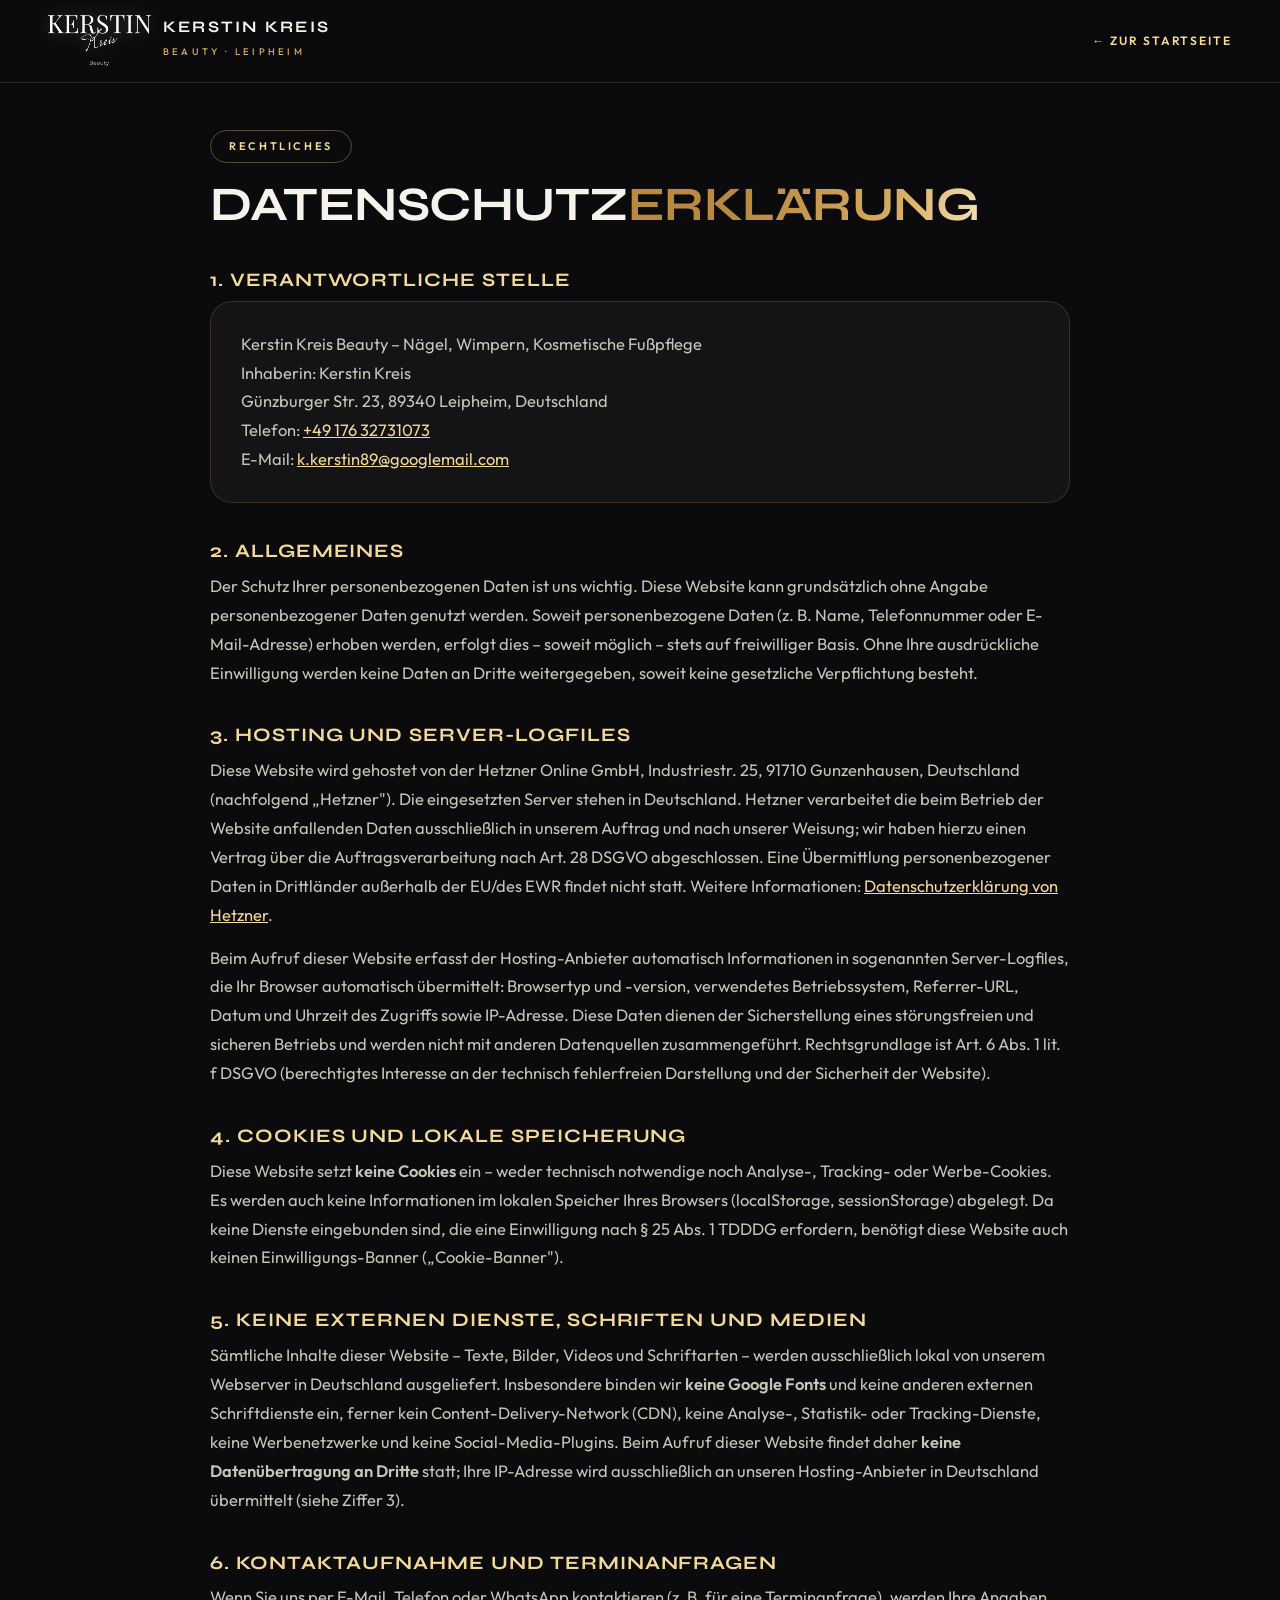
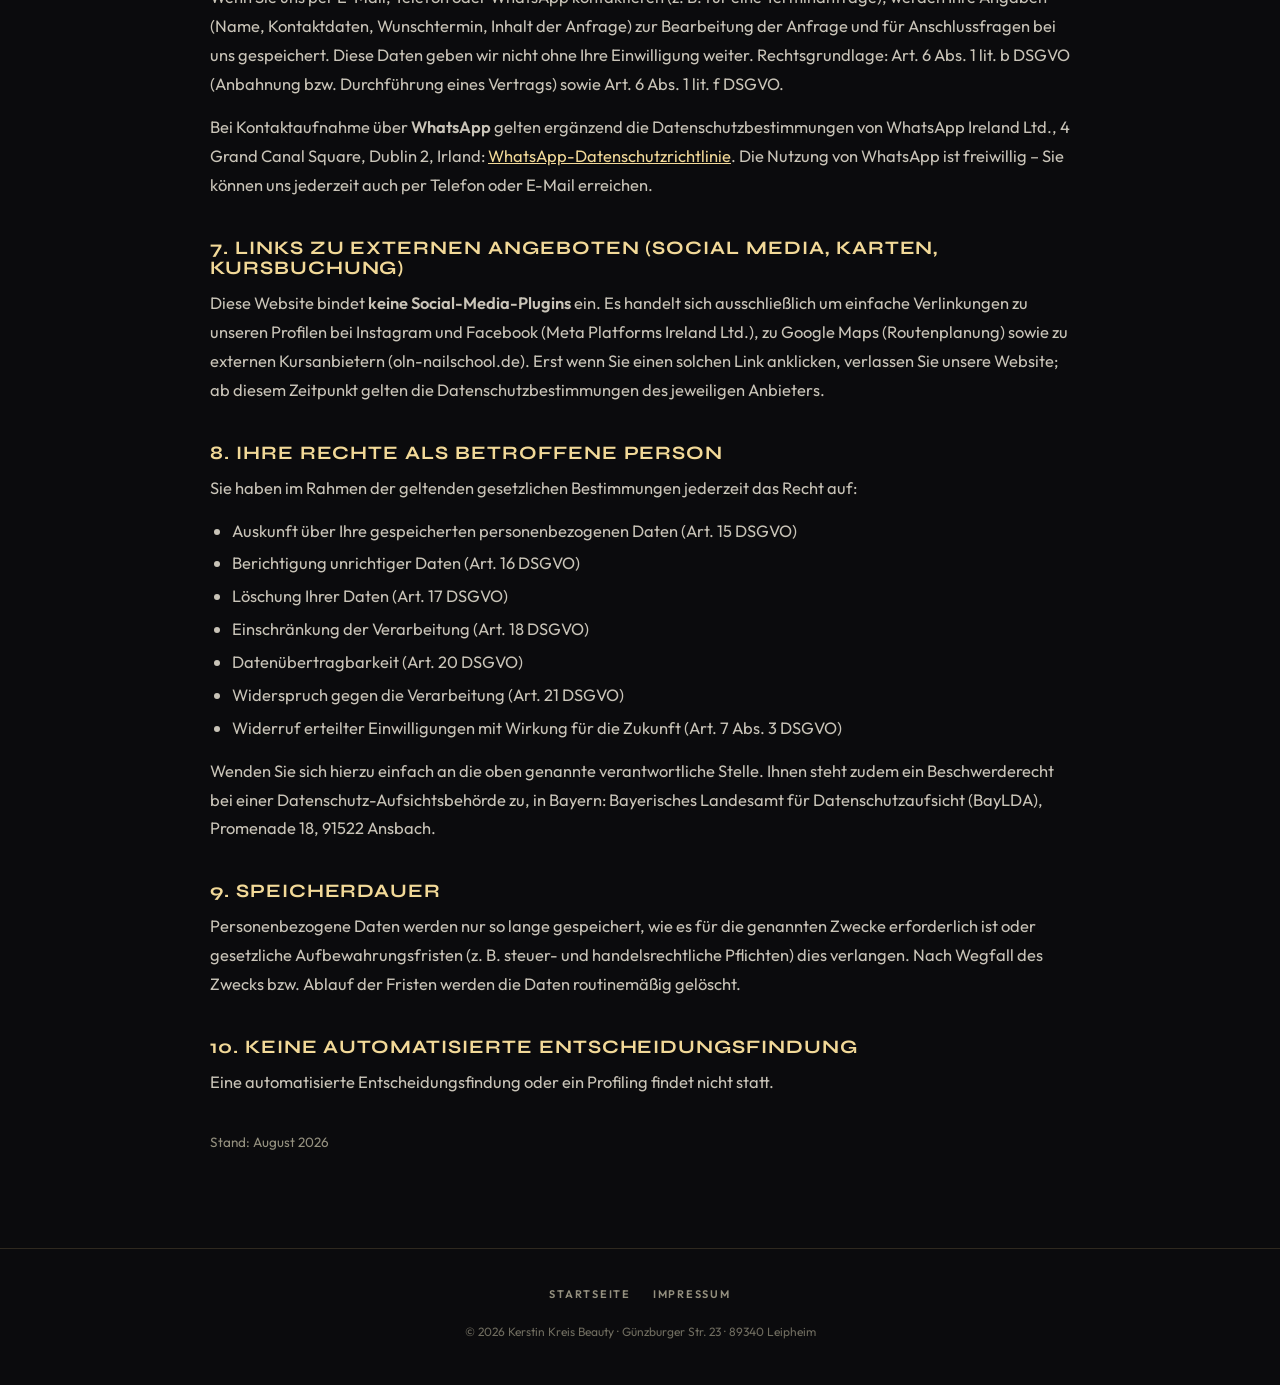
<file: datenschutz.html>
<!DOCTYPE html>
<html lang="de">
<head>
<meta charset="UTF-8">
<meta name="viewport" content="width=device-width, initial-scale=1">
<title>Datenschutzerklärung | Kerstin Kreis Beauty Leipheim</title>
<meta name="description" content="Datenschutzerklärung von Kerstin Kreis Beauty – Nagelstudio, Wimpern und kosmetische Fußpflege in Leipheim.">
<meta name="robots" content="noindex,follow">
<link rel="canonical" href="https://kerstinkreis.com/datenschutz.html">
<link rel="icon" type="image/png" href="images/kerstin-kreis-beauty-logo.png">
<link rel="apple-touch-icon" href="images/kerstin-kreis-beauty-logo.png">
<link rel="preload" href="fonts/syne-latin.woff2" as="font" type="font/woff2" crossorigin>
<link rel="preload" href="fonts/outfit-latin.woff2" as="font" type="font/woff2" crossorigin>
<link rel="stylesheet" href="fonts.css">
<style>
:root{--bg:#0b0b0d;--panel:#141417;--line:rgba(233,200,126,.16);--line2:rgba(233,200,126,.34);
--gold:#d5ab5f;--gold2:#f2d998;--ivory:#f6f3ec;--body:#c9c4b8;--muted:#94907f;
--disp:"Syne",sans-serif;--sans:"Outfit",sans-serif;--r:22px;--ease:cubic-bezier(.22,.8,.24,1)}
*{margin:0;padding:0;box-sizing:border-box}
body{background:var(--bg);color:var(--body);font:400 16.5px/1.75 var(--sans);-webkit-font-smoothing:antialiased}
img{display:block;max-width:100%}a{color:inherit;text-decoration:none}
::selection{background:var(--gold);color:#181206}
.wrap{width:min(860px,92%);margin-inline:auto}
h1,h2,h3{font-family:var(--disp);font-weight:700;line-height:1.1;color:var(--ivory);letter-spacing:-.01em;text-transform:uppercase}
h1{font-size:clamp(30px,4.4vw,48px);margin:16px 0 10px}
h2{font-size:19px;letter-spacing:.05em;margin:38px 0 10px;color:var(--gold2)}
h3{font-size:15px;letter-spacing:.05em;margin:22px 0 6px}
p,ul{margin-bottom:14px}
ul{padding-left:22px}
li{margin-bottom:4px}
a[href^="http"],a[href^="mailto"],a[href^="tel"]{color:var(--gold2);text-decoration:underline}
.chip{display:inline-flex;align-items:center;gap:9px;font:600 11px/1 var(--sans);letter-spacing:.24em;text-transform:uppercase;color:var(--gold2);border:1px solid var(--line2);border-radius:999px;padding:10px 18px}
.gold-text{background:linear-gradient(100deg,#b8893f 15%,var(--gold) 35%,#fff3d0 50%,var(--gold) 65%,#b8893f 85%);background-size:220% auto;-webkit-background-clip:text;background-clip:text;color:transparent}
.brand{display:flex;align-items:center;gap:12px}
.brand img{height:58px;width:auto;flex:none}
.nav .brand img{filter:brightness(0) invert(1) drop-shadow(0 0 10px rgba(255,255,255,.3))}
.brand b{font:700 16px/1.1 var(--disp);letter-spacing:.14em;text-transform:uppercase;color:var(--ivory);display:block}
.brand small{font:500 9.5px/1.4 var(--sans);letter-spacing:.34em;text-transform:uppercase;color:var(--gold)}
.nav{position:fixed;inset:0 0 auto;z-index:50;display:flex;align-items:center;justify-content:space-between;padding:12px min(4vw,48px);background:rgba(11,11,13,.88);backdrop-filter:blur(16px);border-bottom:1px solid var(--line)}
.tlink{font:600 12px/1 var(--sans);letter-spacing:.16em;text-transform:uppercase;color:var(--gold2)}
main{padding:130px 0 80px}
.panel{background:var(--panel);border:1px solid var(--line);border-radius:var(--r);padding:28px 30px;margin-top:8px}
footer{border-top:1px solid var(--line);padding:40px 0;text-align:center}
.foot-links{display:flex;justify-content:center;gap:22px;flex-wrap:wrap;margin:0 0 16px}
.foot-links a{font:600 11px/1 var(--sans);letter-spacing:.16em;text-transform:uppercase;color:var(--muted);cursor:pointer}
.foot-links a:hover{color:var(--gold)}
footer small{color:#6f6c5f;font-size:12px}
@media(max-width:520px){.brand small{display:none}.brand img{height:48px}.panel{padding:22px 20px}}
</style>
</head>
<body>
<nav class="nav">
  <a class="brand" href="index.html"><img src="images/kerstin-kreis-beauty-logo.png" alt="Kerstin Kreis Beauty – Nagelstudio Leipheim" width="800" height="451"><span><b>Kerstin Kreis</b><small>Beauty · Leipheim</small></span></a>
  <a class="tlink" href="index.html">← Zur Startseite</a>
</nav>
<main><div class="wrap">
  <span class="chip">Rechtliches</span>
  <h1>Datenschutz<span class="gold-text">erklärung</span></h1>

  <h2>1. Verantwortliche Stelle</h2>
  <div class="panel">
    <p style="margin-bottom:0">Kerstin Kreis Beauty – Nägel, Wimpern, Kosmetische Fußpflege<br>
    Inhaberin: Kerstin Kreis<br>
    Günzburger Str. 23, 89340 Leipheim, Deutschland<br>
    Telefon: <a href="tel:+4917632731073">+49 176 32731073</a><br>
    E-Mail: <a href="mailto:k.kerstin89@googlemail.com">k.kerstin89@googlemail.com</a></p>
  </div>

  <h2>2. Allgemeines</h2>
  <p>Der Schutz Ihrer personenbezogenen Daten ist uns wichtig. Diese Website kann grundsätzlich ohne Angabe personenbezogener Daten genutzt werden. Soweit personenbezogene Daten (z.&nbsp;B. Name, Telefonnummer oder E-Mail-Adresse) erhoben werden, erfolgt dies – soweit möglich – stets auf freiwilliger Basis. Ohne Ihre ausdrückliche Einwilligung werden keine Daten an Dritte weitergegeben, soweit keine gesetzliche Verpflichtung besteht.</p>

  <h2>3. Hosting und Server-Logfiles</h2>
  <p>Diese Website wird gehostet von der Hetzner Online GmbH, Industriestr. 25, 91710 Gunzenhausen, Deutschland (nachfolgend „Hetzner"). Die eingesetzten Server stehen in Deutschland. Hetzner verarbeitet die beim Betrieb der Website anfallenden Daten ausschließlich in unserem Auftrag und nach unserer Weisung; wir haben hierzu einen Vertrag über die Auftragsverarbeitung nach Art. 28 DSGVO abgeschlossen. Eine Übermittlung personenbezogener Daten in Drittländer außerhalb der EU/des EWR findet nicht statt. Weitere Informationen: <a href="https://www.hetzner.com/de/legal/privacy-policy/" target="_blank" rel="noopener">Datenschutzerklärung von Hetzner</a>.</p>
  <p>Beim Aufruf dieser Website erfasst der Hosting-Anbieter automatisch Informationen in sogenannten Server-Logfiles, die Ihr Browser automatisch übermittelt: Browsertyp und -version, verwendetes Betriebssystem, Referrer-URL, Datum und Uhrzeit des Zugriffs sowie IP-Adresse. Diese Daten dienen der Sicherstellung eines störungsfreien und sicheren Betriebs und werden nicht mit anderen Datenquellen zusammengeführt. Rechtsgrundlage ist Art. 6 Abs. 1 lit. f DSGVO (berechtigtes Interesse an der technisch fehlerfreien Darstellung und der Sicherheit der Website).</p>

  <h2>4. Cookies und lokale Speicherung</h2>
  <p>Diese Website setzt <strong>keine Cookies</strong> ein – weder technisch notwendige noch Analyse-, Tracking- oder Werbe-Cookies. Es werden auch keine Informationen im lokalen Speicher Ihres Browsers (localStorage, sessionStorage) abgelegt. Da keine Dienste eingebunden sind, die eine Einwilligung nach § 25 Abs. 1 TDDDG erfordern, benötigt diese Website auch keinen Einwilligungs-Banner („Cookie-Banner").</p>

  <h2>5. Keine externen Dienste, Schriften und Medien</h2>
  <p>Sämtliche Inhalte dieser Website – Texte, Bilder, Videos und Schriftarten – werden ausschließlich lokal von unserem Webserver in Deutschland ausgeliefert. Insbesondere binden wir <strong>keine Google Fonts</strong> und keine anderen externen Schriftdienste ein, ferner kein Content-Delivery-Network (CDN), keine Analyse-, Statistik- oder Tracking-Dienste, keine Werbenetzwerke und keine Social-Media-Plugins. Beim Aufruf dieser Website findet daher <strong>keine Datenübertragung an Dritte</strong> statt; Ihre IP-Adresse wird ausschließlich an unseren Hosting-Anbieter in Deutschland übermittelt (siehe Ziffer 3).</p>

  <h2>6. Kontaktaufnahme und Terminanfragen</h2>
  <p>Wenn Sie uns per E-Mail, Telefon oder WhatsApp kontaktieren (z.&nbsp;B. für eine Terminanfrage), werden Ihre Angaben (Name, Kontaktdaten, Wunschtermin, Inhalt der Anfrage) zur Bearbeitung der Anfrage und für Anschlussfragen bei uns gespeichert. Diese Daten geben wir nicht ohne Ihre Einwilligung weiter. Rechtsgrundlage: Art. 6 Abs. 1 lit. b DSGVO (Anbahnung bzw. Durchführung eines Vertrags) sowie Art. 6 Abs. 1 lit. f DSGVO.</p>
  <p>Bei Kontaktaufnahme über <strong>WhatsApp</strong> gelten ergänzend die Datenschutzbestimmungen von WhatsApp Ireland Ltd., 4 Grand Canal Square, Dublin 2, Irland: <a href="https://www.whatsapp.com/legal/privacy-policy-eea" target="_blank" rel="noopener">WhatsApp-Datenschutzrichtlinie</a>. Die Nutzung von WhatsApp ist freiwillig – Sie können uns jederzeit auch per Telefon oder E-Mail erreichen.</p>

  <h2>7. Links zu externen Angeboten (Social Media, Karten, Kursbuchung)</h2>
  <p>Diese Website bindet <strong>keine Social-Media-Plugins</strong> ein. Es handelt sich ausschließlich um einfache Verlinkungen zu unseren Profilen bei Instagram und Facebook (Meta Platforms Ireland Ltd.), zu Google Maps (Routenplanung) sowie zu externen Kursanbietern (oln-nailschool.de). Erst wenn Sie einen solchen Link anklicken, verlassen Sie unsere Website; ab diesem Zeitpunkt gelten die Datenschutzbestimmungen des jeweiligen Anbieters.</p>

  <h2>8. Ihre Rechte als betroffene Person</h2>
  <p>Sie haben im Rahmen der geltenden gesetzlichen Bestimmungen jederzeit das Recht auf:</p>
  <ul>
    <li>Auskunft über Ihre gespeicherten personenbezogenen Daten (Art. 15 DSGVO)</li>
    <li>Berichtigung unrichtiger Daten (Art. 16 DSGVO)</li>
    <li>Löschung Ihrer Daten (Art. 17 DSGVO)</li>
    <li>Einschränkung der Verarbeitung (Art. 18 DSGVO)</li>
    <li>Datenübertragbarkeit (Art. 20 DSGVO)</li>
    <li>Widerspruch gegen die Verarbeitung (Art. 21 DSGVO)</li>
    <li>Widerruf erteilter Einwilligungen mit Wirkung für die Zukunft (Art. 7 Abs. 3 DSGVO)</li>
  </ul>
  <p>Wenden Sie sich hierzu einfach an die oben genannte verantwortliche Stelle. Ihnen steht zudem ein Beschwerderecht bei einer Datenschutz-Aufsichtsbehörde zu, in Bayern: Bayerisches Landesamt für Datenschutzaufsicht (BayLDA), Promenade 18, 91522 Ansbach.</p>

  <h2>9. Speicherdauer</h2>
  <p>Personenbezogene Daten werden nur so lange gespeichert, wie es für die genannten Zwecke erforderlich ist oder gesetzliche Aufbewahrungsfristen (z.&nbsp;B. steuer- und handelsrechtliche Pflichten) dies verlangen. Nach Wegfall des Zwecks bzw. Ablauf der Fristen werden die Daten routinemäßig gelöscht.</p>

  <h2>10. Keine automatisierte Entscheidungsfindung</h2>
  <p>Eine automatisierte Entscheidungsfindung oder ein Profiling findet nicht statt.</p>

  <p style="color:var(--muted);font-size:13.5px;margin-top:34px">Stand: August 2026</p>
</div></main>
<footer><div class="wrap">
  <div class="foot-links">
    <a href="index.html">Startseite</a>
    <a href="impressum.html">Impressum</a>
  </div>
  <small>© 2026 Kerstin Kreis Beauty · Günzburger Str. 23 · 89340 Leipheim</small>
</div></footer>
</body>
</html>
</file>
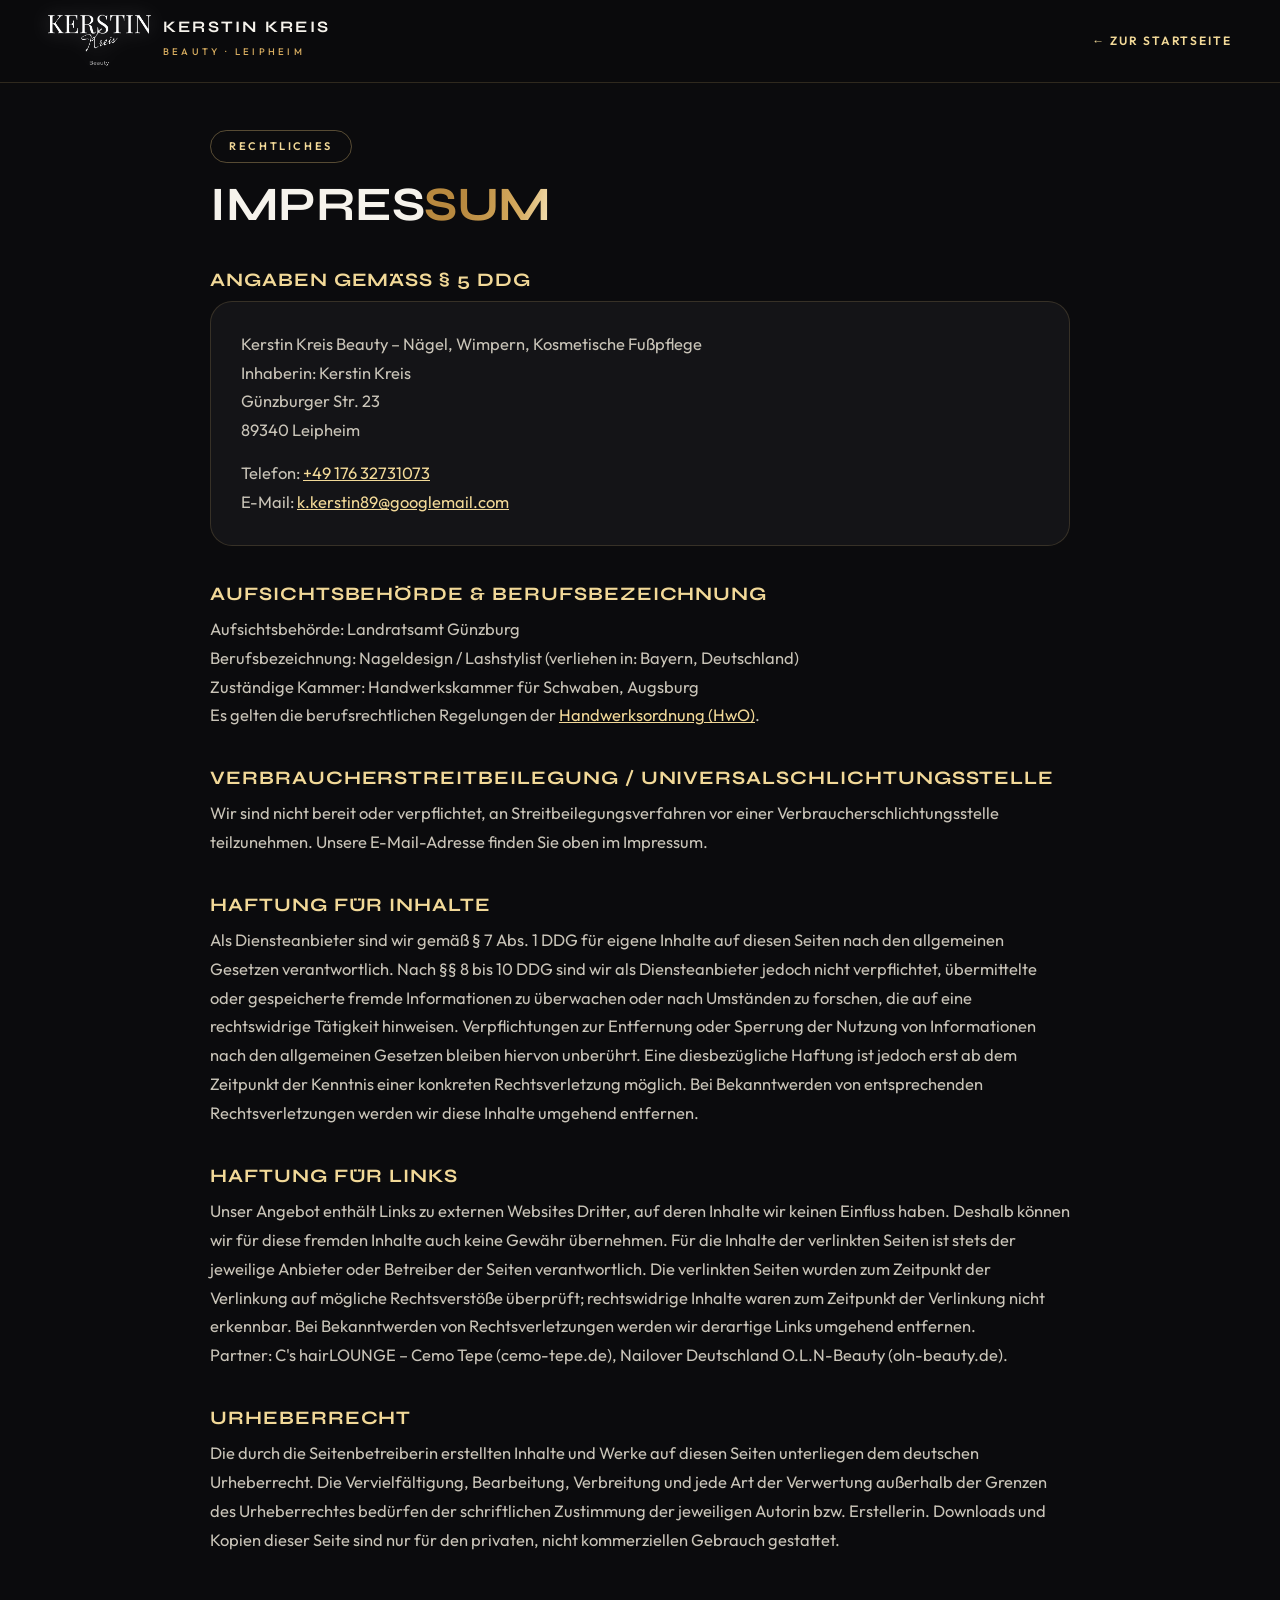
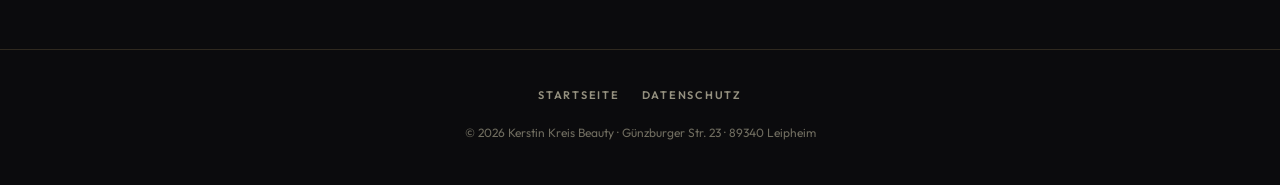
<file: impressum.html>
<!DOCTYPE html>
<html lang="de">
<head>
<meta charset="UTF-8">
<meta name="viewport" content="width=device-width, initial-scale=1">
<title>Impressum | Kerstin Kreis Beauty Leipheim</title>
<meta name="description" content="Impressum von Kerstin Kreis Beauty – Nagelstudio, Wimpern und kosmetische Fußpflege in Leipheim.">
<meta name="robots" content="noindex,follow">
<link rel="canonical" href="https://kerstinkreis.com/impressum.html">
<link rel="icon" type="image/png" href="images/kerstin-kreis-beauty-logo.png">
<link rel="apple-touch-icon" href="images/kerstin-kreis-beauty-logo.png">
<link rel="preload" href="fonts/syne-latin.woff2" as="font" type="font/woff2" crossorigin>
<link rel="preload" href="fonts/outfit-latin.woff2" as="font" type="font/woff2" crossorigin>
<link rel="stylesheet" href="fonts.css">
<style>
:root{--bg:#0b0b0d;--panel:#141417;--line:rgba(233,200,126,.16);--line2:rgba(233,200,126,.34);
--gold:#d5ab5f;--gold2:#f2d998;--ivory:#f6f3ec;--body:#c9c4b8;--muted:#94907f;
--disp:"Syne",sans-serif;--sans:"Outfit",sans-serif;--r:22px;--ease:cubic-bezier(.22,.8,.24,1)}
*{margin:0;padding:0;box-sizing:border-box}
body{background:var(--bg);color:var(--body);font:400 16.5px/1.75 var(--sans);-webkit-font-smoothing:antialiased}
img{display:block;max-width:100%}a{color:inherit;text-decoration:none}
::selection{background:var(--gold);color:#181206}
.wrap{width:min(860px,92%);margin-inline:auto}
h1,h2{font-family:var(--disp);font-weight:700;line-height:1.1;color:var(--ivory);letter-spacing:-.01em;text-transform:uppercase}
h1{font-size:clamp(30px,4.4vw,48px);margin:16px 0 10px}
h2{font-size:19px;letter-spacing:.05em;margin:38px 0 10px;color:var(--gold2)}
p{margin-bottom:14px}
a[href^="http"],a[href^="mailto"],a[href^="tel"]{color:var(--gold2);text-decoration:underline}
.chip{display:inline-flex;align-items:center;gap:9px;font:600 11px/1 var(--sans);letter-spacing:.24em;text-transform:uppercase;color:var(--gold2);border:1px solid var(--line2);border-radius:999px;padding:10px 18px}
.gold-text{background:linear-gradient(100deg,#b8893f 15%,var(--gold) 35%,#fff3d0 50%,var(--gold) 65%,#b8893f 85%);background-size:220% auto;-webkit-background-clip:text;background-clip:text;color:transparent}
.brand{display:flex;align-items:center;gap:12px}
.brand img{height:58px;width:auto;flex:none}
.nav .brand img{filter:brightness(0) invert(1) drop-shadow(0 0 10px rgba(255,255,255,.3))}
.brand b{font:700 16px/1.1 var(--disp);letter-spacing:.14em;text-transform:uppercase;color:var(--ivory);display:block}
.brand small{font:500 9.5px/1.4 var(--sans);letter-spacing:.34em;text-transform:uppercase;color:var(--gold)}
.nav{position:fixed;inset:0 0 auto;z-index:50;display:flex;align-items:center;justify-content:space-between;padding:12px min(4vw,48px);background:rgba(11,11,13,.88);backdrop-filter:blur(16px);border-bottom:1px solid var(--line)}
.tlink{font:600 12px/1 var(--sans);letter-spacing:.16em;text-transform:uppercase;color:var(--gold2)}
main{padding:130px 0 80px}
.panel{background:var(--panel);border:1px solid var(--line);border-radius:var(--r);padding:28px 30px;margin-top:8px}
footer{border-top:1px solid var(--line);padding:40px 0;text-align:center}
.foot-links{display:flex;justify-content:center;gap:22px;flex-wrap:wrap;margin:0 0 16px}
.foot-links a{font:600 11px/1 var(--sans);letter-spacing:.16em;text-transform:uppercase;color:var(--muted);cursor:pointer}
.foot-links a:hover{color:var(--gold)}
footer small{color:#6f6c5f;font-size:12px}
@media(max-width:520px){.brand small{display:none}.brand img{height:48px}.panel{padding:22px 20px}}
</style>
</head>
<body>
<nav class="nav">
  <a class="brand" href="index.html"><img src="images/kerstin-kreis-beauty-logo.png" alt="Kerstin Kreis Beauty – Nagelstudio Leipheim" width="800" height="451"><span><b>Kerstin Kreis</b><small>Beauty · Leipheim</small></span></a>
  <a class="tlink" href="index.html">← Zur Startseite</a>
</nav>
<main><div class="wrap">
  <span class="chip">Rechtliches</span>
  <h1>Impres<span class="gold-text">sum</span></h1>

  <h2>Angaben gemäß § 5 DDG</h2>
  <div class="panel">
    <p>Kerstin Kreis Beauty – Nägel, Wimpern, Kosmetische Fußpflege<br>
    Inhaberin: Kerstin Kreis<br>
    Günzburger Str. 23<br>
    89340 Leipheim</p>
    <p style="margin-bottom:0">Telefon: <a href="tel:+4917632731073">+49 176 32731073</a><br>
    E-Mail: <a href="mailto:k.kerstin89@googlemail.com">k.kerstin89@googlemail.com</a></p>
  </div>

  <h2>Aufsichtsbehörde &amp; Berufsbezeichnung</h2>
  <p>Aufsichtsbehörde: Landratsamt Günzburg<br>
  Berufsbezeichnung: Nageldesign / Lashstylist (verliehen in: Bayern, Deutschland)<br>
  Zuständige Kammer: Handwerkskammer für Schwaben, Augsburg<br>
  Es gelten die berufsrechtlichen Regelungen der <a href="https://www.gesetze-im-internet.de/hwo/" target="_blank" rel="noopener">Handwerksordnung (HwO)</a>.</p>

  <h2>Verbraucherstreitbeilegung / Universalschlichtungsstelle</h2>
  <p>Wir sind nicht bereit oder verpflichtet, an Streitbeilegungsverfahren vor einer Verbraucherschlichtungsstelle teilzunehmen. Unsere E-Mail-Adresse finden Sie oben im Impressum.</p>

  <h2>Haftung für Inhalte</h2>
  <p>Als Diensteanbieter sind wir gemäß § 7 Abs. 1 DDG für eigene Inhalte auf diesen Seiten nach den allgemeinen Gesetzen verantwortlich. Nach §§ 8 bis 10 DDG sind wir als Diensteanbieter jedoch nicht verpflichtet, übermittelte oder gespeicherte fremde Informationen zu überwachen oder nach Umständen zu forschen, die auf eine rechtswidrige Tätigkeit hinweisen. Verpflichtungen zur Entfernung oder Sperrung der Nutzung von Informationen nach den allgemeinen Gesetzen bleiben hiervon unberührt. Eine diesbezügliche Haftung ist jedoch erst ab dem Zeitpunkt der Kenntnis einer konkreten Rechtsverletzung möglich. Bei Bekanntwerden von entsprechenden Rechtsverletzungen werden wir diese Inhalte umgehend entfernen.</p>

  <h2>Haftung für Links</h2>
  <p>Unser Angebot enthält Links zu externen Websites Dritter, auf deren Inhalte wir keinen Einfluss haben. Deshalb können wir für diese fremden Inhalte auch keine Gewähr übernehmen. Für die Inhalte der verlinkten Seiten ist stets der jeweilige Anbieter oder Betreiber der Seiten verantwortlich. Die verlinkten Seiten wurden zum Zeitpunkt der Verlinkung auf mögliche Rechtsverstöße überprüft; rechtswidrige Inhalte waren zum Zeitpunkt der Verlinkung nicht erkennbar. Bei Bekanntwerden von Rechtsverletzungen werden wir derartige Links umgehend entfernen.<br>
  Partner: C's hairLOUNGE – Cemo Tepe (cemo-tepe.de), Nailover Deutschland O.L.N-Beauty (oln-beauty.de).</p>

  <h2>Urheberrecht</h2>
  <p>Die durch die Seitenbetreiberin erstellten Inhalte und Werke auf diesen Seiten unterliegen dem deutschen Urheberrecht. Die Vervielfältigung, Bearbeitung, Verbreitung und jede Art der Verwertung außerhalb der Grenzen des Urheberrechtes bedürfen der schriftlichen Zustimmung der jeweiligen Autorin bzw. Erstellerin. Downloads und Kopien dieser Seite sind nur für den privaten, nicht kommerziellen Gebrauch gestattet.</p>
</div></main>
<footer><div class="wrap">
  <div class="foot-links">
    <a href="index.html">Startseite</a>
    <a href="datenschutz.html">Datenschutz</a>
  </div>
  <small>© 2026 Kerstin Kreis Beauty · Günzburger Str. 23 · 89340 Leipheim</small>
</div></footer>
</body>
</html>
</file>
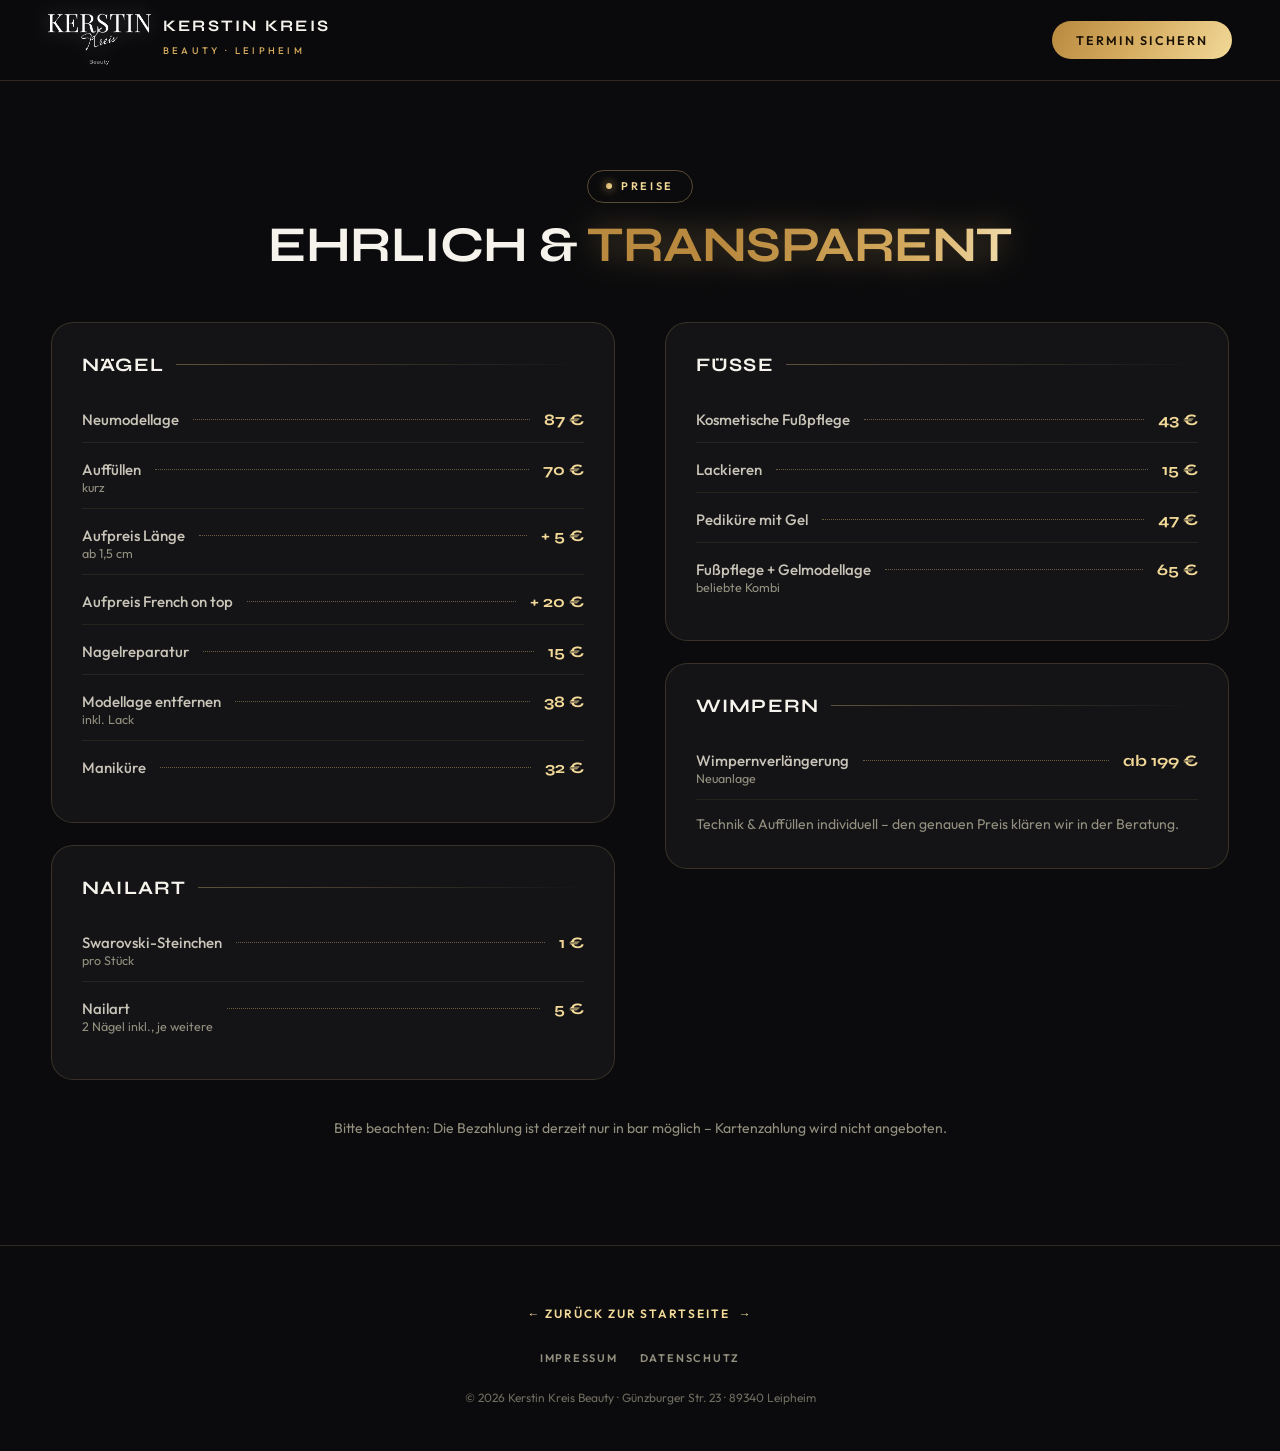
<file: preise.html>
<!DOCTYPE html>
<html lang="de">
<head>
<meta charset="UTF-8">
<meta name="viewport" content="width=device-width, initial-scale=1">
<title>Preisliste – Nägel, Nailart, Füße & Wimpern | Kerstin Kreis Beauty Leipheim</title>
<meta name="description" content="Alle Preise auf einen Blick: Nagelmodellage, Nailart, kosmetische Fußpflege und Wimpernverlängerung ab 199 € – Nagelstudio Kerstin Kreis in Leipheim.">
<link rel="canonical" href="https://kerstinkreis.com/preise.html">
<meta name="robots" content="index,follow,max-image-preview:large,max-snippet:-1">
<meta name="geo.region" content="DE-BY">
<meta name="geo.placename" content="Leipheim">
<meta property="og:site_name" content="Kerstin Kreis Beauty">
<meta property="og:locale" content="de_DE">
<meta property="og:title" content="Preisliste – Nagelstudio Kerstin Kreis Leipheim">
<meta property="og:description" content="Nagelmodellage ab 87 €, kosmetische Fußpflege 43 €, Wimpernverlängerung ab 199 € – alle Preise transparent auf einen Blick.">
<meta property="og:image" content="https://kerstinkreis.com/images/gelnaegel-milky-white-goldfolie.jpg">
<meta property="og:url" content="https://kerstinkreis.com/preise.html">
<meta property="og:type" content="website">
<meta name="twitter:card" content="summary_large_image">
<meta name="twitter:title" content="Preisliste – Nagelstudio Kerstin Kreis Leipheim">
<meta name="twitter:description" content="Nagelmodellage ab 87 €, kosmetische Fußpflege 43 €, Wimpernverlängerung ab 199 €.">
<meta name="twitter:image" content="https://kerstinkreis.com/images/gelnaegel-milky-white-goldfolie.jpg">
<link rel="icon" type="image/png" href="images/kerstin-kreis-beauty-logo.png">
<link rel="apple-touch-icon" href="images/kerstin-kreis-beauty-logo.png">
<link rel="preload" href="fonts/syne-latin.woff2" as="font" type="font/woff2" crossorigin>
<link rel="preload" href="fonts/outfit-latin.woff2" as="font" type="font/woff2" crossorigin>
<link rel="stylesheet" href="fonts.css">
<style>
:root{--bg:#0b0b0d;--panel:#141417;--panel2:#1a1a1f;--line:rgba(233,200,126,.16);--line2:rgba(233,200,126,.34);
--gold:#d5ab5f;--gold2:#f2d998;--ivory:#f6f3ec;--body:#c9c4b8;--muted:#94907f;
--disp:"Syne",sans-serif;--sans:"Outfit",sans-serif;--r:22px;--ease:cubic-bezier(.22,.8,.24,1)}
*{margin:0;padding:0;box-sizing:border-box}
html{scroll-behavior:smooth}
body{background:var(--bg);color:var(--body);font:400 16.5px/1.75 var(--sans);-webkit-font-smoothing:antialiased;overflow-x:hidden}
img{display:block;max-width:100%}a{color:inherit;text-decoration:none}
::selection{background:var(--gold);color:#181206}
.wrap{width:min(1180px,92%);margin-inline:auto}
h1,h2,h3{font-family:var(--disp);font-weight:700;line-height:1.06;color:var(--ivory);letter-spacing:-.01em;text-transform:uppercase}
h2{font-size:clamp(30px,4.4vw,50px);margin:16px 0 16px}
.chip{display:inline-flex;align-items:center;gap:9px;font:600 11px/1 var(--sans);letter-spacing:.24em;text-transform:uppercase;color:var(--gold2);border:1px solid var(--line2);border-radius:999px;padding:10px 18px}
.chip::before{content:"";width:6px;height:6px;border-radius:50%;background:linear-gradient(120deg,var(--gold),var(--gold2));box-shadow:0 0 10px var(--gold)}
.gold-text{background:linear-gradient(100deg,#b8893f 15%,var(--gold) 35%,#fff3d0 50%,var(--gold) 65%,#b8893f 85%);background-size:220% auto;-webkit-background-clip:text;background-clip:text;color:transparent;animation:shimmer 6s linear infinite}
@keyframes shimmer{to{background-position:-220% center}}
.gold-text{filter:drop-shadow(0 0 16px rgba(213,171,95,.4))}
@supports not ((-webkit-background-clip:text) or (background-clip:text)){.gold-text{background:none;color:var(--gold2)}}
.sub{color:var(--muted);font-size:clamp(16px,1.8vw,18.5px);max-width:620px}
/* Fotos veredeln */
.ph{filter:saturate(1.14) contrast(1.07) brightness(1.02)}
/* Buttons */
.btn{position:relative;overflow:hidden;display:inline-flex;align-items:center;justify-content:center;gap:10px;padding:17px 34px;font:600 12.5px/1 var(--sans);letter-spacing:.16em;text-transform:uppercase;border-radius:999px;border:1px solid var(--line2);transition:.4s var(--ease);cursor:pointer;background:none;color:var(--ivory)}
.btn::after{content:"";position:absolute;top:0;left:-80%;width:45%;height:100%;background:linear-gradient(115deg,transparent,rgba(255,250,230,.5),transparent);transform:skewX(-22deg)}
.btn:hover::after{animation:sweep .9s var(--ease)}
@keyframes sweep{to{left:135%}}
.btn-gold{background:linear-gradient(120deg,#b8893f,var(--gold) 45%,var(--gold2));color:#1c1305;border:none;animation:glowpulse 3.4s ease-in-out infinite}
@keyframes glowpulse{0%,100%{box-shadow:0 12px 34px -14px rgba(213,171,95,.65)}50%{box-shadow:0 14px 46px -12px rgba(242,217,152,.95),0 0 28px -4px rgba(213,171,95,.55)}}
.btn-gold:hover{transform:translateY(-2px);box-shadow:0 18px 44px -12px rgba(213,171,95,.75)}
.btn-gold:disabled{opacity:.35;cursor:default;transform:none;box-shadow:none}
.btn-ghost:hover{background:rgba(233,200,126,.1);border-color:var(--gold)}
.btn-ghost:disabled{opacity:.35;cursor:default}
/* Logo */
.brand{display:flex;align-items:center;gap:12px}
.brand img{height:58px;width:auto;flex:none;filter:drop-shadow(0 0 12px rgba(213,171,95,.45))}
.brand b{font:700 16px/1.1 var(--disp);letter-spacing:.14em;text-transform:uppercase;color:var(--ivory);display:block}
.brand small{font:500 9.5px/1.4 var(--sans);letter-spacing:.34em;text-transform:uppercase;color:var(--gold)}
.nav .brand img{filter:brightness(0) invert(1) drop-shadow(0 0 10px rgba(255,255,255,.3))}
/* Nav */
.nav{position:fixed;inset:0 0 auto;z-index:50;display:flex;align-items:center;justify-content:space-between;padding:18px min(4vw,48px);transition:.5s}
.nav.solid{background:rgba(11,11,13,.88);backdrop-filter:blur(16px);border-bottom:1px solid var(--line);padding-block:11px}
.nav-links{display:flex;gap:26px;align-items:center;list-style:none}
.nav-links a{font:500 12.5px/1 var(--sans);letter-spacing:.14em;text-transform:uppercase;color:var(--body);transition:.3s}
.nav-links a:not(.btn):hover{color:var(--gold2)}
.nav .btn{padding:13px 24px}
.burger{display:none;background:none;border:none;cursor:pointer;z-index:70;width:34px;height:22px;position:relative}
.burger span{position:absolute;left:0;width:100%;height:2px;border-radius:2px;background:var(--gold);transition:.4s var(--ease)}
.burger span:nth-child(1){top:0}.burger span:nth-child(2){top:10px}.burger span:nth-child(3){top:20px}
body.menu-open .burger span:nth-child(1){top:10px;transform:rotate(45deg)}
body.menu-open .burger span:nth-child(2){opacity:0}
body.menu-open .burger span:nth-child(3){top:10px;transform:rotate(-45deg)}
@media(max-width:980px){
.nav-links{position:fixed;inset:0;background:rgba(11,11,13,.97);flex-direction:column;justify-content:center;gap:26px;opacity:0;visibility:hidden;transition:.5s var(--ease);z-index:60}
.nav-links a:not(.btn){font:700 22px var(--disp);letter-spacing:.1em}
body.menu-open .nav-links{opacity:1;visibility:visible}
.burger{display:block}.nav>.btn{display:none}}
@media(min-width:981px){.nav-links .btn{display:none}}
/* Hero */
.hero{position:relative;min-height:100vh;min-height:100svh;display:flex;align-items:center;
background:radial-gradient(55% 70% at 18% 12%,rgba(213,171,95,.16),transparent 60%),radial-gradient(45% 60% at 88% 85%,rgba(213,171,95,.1),transparent 65%),var(--bg)}
.hero-grid{display:grid;grid-template-columns:1.1fr .9fr;gap:clamp(30px,5vw,70px);align-items:center;width:min(1180px,92%);margin-inline:auto;padding:130px 0 70px;position:relative;z-index:2}
.hero h1{font-size:clamp(36px,10vw,86px);font-weight:800;margin:18px 0 14px}
.hero .sub{margin-bottom:34px}
.cta-row{display:flex;gap:14px;flex-wrap:wrap}
.hero-facts{display:flex;gap:26px;flex-wrap:wrap;margin-top:44px}
.hero-facts div b{display:block;font:700 17px var(--disp);color:var(--gold2);letter-spacing:.04em}
.hero-facts div small{font:500 11px/1.5 var(--sans);letter-spacing:.16em;text-transform:uppercase;color:var(--muted)}
.hero .chip,.hero h1,.hero .sub,.hero .cta-row,.hero-facts{animation:rise 1.1s var(--ease) both}
.hero h1{animation-delay:.15s}.hero .sub{animation-delay:.3s}.hero .cta-row{animation-delay:.45s}.hero-facts{animation-delay:.6s}
@keyframes rise{from{opacity:0;transform:translateY(30px)}}
/* Hero-Showcase */
.showcase{position:relative;animation:rise 1.2s var(--ease) both;animation-delay:.35s}
.frame{position:relative;border-radius:28px;overflow:hidden;aspect-ratio:3/3.4;border:1px solid var(--line2);box-shadow:0 44px 96px -36px rgba(0,0,0,.95),0 0 80px -22px rgba(213,171,95,.5);background:linear-gradient(160deg,#1c1a15,#101013)}
.frame::after{content:"";position:absolute;inset:0;background:linear-gradient(180deg,transparent 62%,rgba(11,11,13,.5));pointer-events:none;z-index:2}
.slide{position:absolute;inset:0;width:100%;height:100%;object-fit:cover;opacity:0;transition:opacity 1.3s var(--ease)}
.slide.on{opacity:1;animation:slowzoom 5.6s var(--ease) forwards}
@keyframes slowzoom{from{transform:scale(1.08)}to{transform:scale(1)}}
.dots{display:flex;gap:8px;justify-content:center;margin-top:18px}
.dots button{width:36px;height:3px;border-radius:99px;border:none;background:rgba(233,200,126,.22);cursor:pointer;transition:.4s;padding:0}
.dots button.on{background:linear-gradient(90deg,var(--gold),var(--gold2));box-shadow:0 0 14px rgba(213,171,95,.8)}
.badge{position:absolute;left:18px;bottom:18px;z-index:3;display:inline-flex;align-items:center;gap:9px;background:rgba(15,14,12,.55);backdrop-filter:blur(12px);border:1px solid var(--line2);border-radius:999px;padding:11px 18px;font:600 12px/1.4 var(--sans);letter-spacing:.08em;color:var(--gold2)}
@media(max-width:900px){.hero-grid{grid-template-columns:1fr;padding-top:112px}.showcase{max-width:480px}}
/* Funkeln */
.sparkles{position:absolute;inset:0;z-index:1;pointer-events:none;overflow:hidden}
.sparkles i{position:absolute;bottom:-20px;width:5px;height:5px;border-radius:50%;background:radial-gradient(circle,#ffe9b0 0,var(--gold) 45%,transparent 72%);opacity:0;animation:float linear infinite}
.sparkles i:nth-child(1){left:10%;animation-duration:14s}
.sparkles i:nth-child(2){left:30%;width:3px;height:3px;animation-duration:18s;animation-delay:4s}
.sparkles i:nth-child(3){left:52%;width:7px;height:7px;filter:blur(1px);animation-duration:20s;animation-delay:2s}
.sparkles i:nth-child(4){left:74%;width:3px;height:3px;animation-duration:15s;animation-delay:7s}
.sparkles i:nth-child(5){left:90%;animation-duration:17s;animation-delay:5s}
@keyframes float{0%{transform:translateY(0);opacity:0}8%{opacity:.85}90%{opacity:.4}100%{transform:translateY(-105vh) translateX(4vw);opacity:0}}
/* Aufschimmernde Wörter */
.glimmer{border-block:1px solid var(--line);padding:26px 0;background:#0e0e10}
.glimmer .wrap{display:flex;justify-content:center;align-items:center;gap:16px 24px;flex-wrap:wrap}
.glimmer span{font:800 clamp(17px,2.4vw,28px)/1 var(--disp);text-transform:uppercase;letter-spacing:.1em;color:rgba(233,200,126,.26);animation:glimmer 10s ease-in-out infinite}
.glimmer i{color:rgba(233,200,126,.3);font-style:normal;font-size:13px;animation:glimdot 5s ease-in-out infinite}
@keyframes glimmer{0%,100%{color:rgba(233,200,126,.26);text-shadow:none}7%{color:var(--gold2);text-shadow:0 0 24px rgba(213,171,95,.9),0 0 60px rgba(213,171,95,.4)}15%{color:rgba(233,200,126,.26);text-shadow:none}}
@keyframes glimdot{50%{color:rgba(233,200,126,.7)}}
section{padding:105px 0;position:relative}
.split{display:grid;grid-template-columns:1fr 1fr;gap:clamp(40px,6vw,90px);align-items:center}
@media(max-width:860px){.split{grid-template-columns:1fr}}
/* Reveal & Bilder */
.reveal{opacity:0;transform:translateY(38px);transition:.9s var(--ease)}
.reveal.in{opacity:1;transform:none}
.pic{border-radius:var(--r);overflow:hidden;position:relative;border:1px solid var(--line2);box-shadow:0 34px 80px -30px rgba(0,0,0,.9),0 0 60px -24px rgba(213,171,95,.3);background:linear-gradient(160deg,#1c1a15,#101013)}
.pic::after{content:"";position:absolute;inset:0;background:linear-gradient(180deg,transparent 55%,rgba(11,11,13,.55));pointer-events:none}
.pic img{width:100%;height:100%;object-fit:cover;transition:1.2s var(--ease)}
.reveal .pic img{transform:scale(1.1)}
.reveal.in .pic img{transform:scale(1)}
@media(prefers-reduced-motion:reduce){*,*::before,*::after{animation:none!important;transition:none!important}
.reveal{opacity:1;transform:none}.slide.on{opacity:1}}
/* Timeline-Chips */
.mile{display:flex;gap:10px;flex-wrap:wrap;margin-top:30px}
.mile span{font:500 12.5px/1 var(--sans);letter-spacing:.06em;color:var(--body);border:1px solid var(--line2);border-radius:999px;padding:11px 18px;background:rgba(233,200,126,.05)}
.mile b{color:var(--gold2);font-family:var(--disp);margin-right:6px}
.usps{display:grid;gap:10px;margin-top:26px}
.usps span{display:flex;gap:10px;color:var(--body);font-size:15px;line-height:1.6}
.usps span::before{content:"✓";color:var(--gold);font-weight:600}
/* Karten */
.cards{display:grid;grid-template-columns:repeat(3,1fr);gap:22px;margin-top:52px}
@media(max-width:860px){.cards{grid-template-columns:1fr}}
.card{background:linear-gradient(180deg,var(--panel),#101013);border:1px solid var(--line);border-radius:var(--r);overflow:hidden;transition:.5s var(--ease);display:flex;flex-direction:column}
.card:hover{border-color:var(--line2);transform:translateY(-8px);box-shadow:0 40px 80px -34px rgba(0,0,0,.95),0 0 56px -26px rgba(213,171,95,.4)}
.card .pic{border:none;border-radius:0;box-shadow:none;aspect-ratio:4/3.9}
.card:hover .pic img{transform:scale(1.06)}
.card-body{padding:26px 26px 30px;flex:1;display:flex;flex-direction:column}
.card h3{font-size:20px;letter-spacing:.04em}
.card .from{font:600 12px/1.5 var(--sans);letter-spacing:.14em;text-transform:uppercase;color:var(--gold);margin-top:6px}
.card p{color:var(--muted);font-size:14.5px;line-height:1.75;margin:12px 0 18px;flex:1}
.tlink{font:600 12px/1 var(--sans);letter-spacing:.16em;text-transform:uppercase;color:var(--gold2);display:inline-flex;align-items:center;gap:9px}
.tlink::after{content:"→";transition:.35s}
.tlink:hover::after{transform:translateX(6px)}
/* News */
.news{text-align:center;padding:0}
.news .inner{background:linear-gradient(120deg,#231a0b,#2e2210 50%,#231a0b);border:1px solid var(--line2);border-radius:calc(var(--r) + 6px);padding:64px 26px;position:relative;overflow:hidden}
.news .inner::before{content:"";position:absolute;inset:0;background:radial-gradient(55% 100% at 50% 0,rgba(233,200,126,.16),transparent 70%)}
@property --a{syntax:"<angle>";initial-value:0deg;inherits:false}
.news .inner::after{content:"";position:absolute;inset:0;border-radius:inherit;padding:1.5px;background:conic-gradient(from var(--a),rgba(233,200,126,.12) 0 68%,var(--gold2) 82%,rgba(233,200,126,.12) 96%);-webkit-mask:linear-gradient(#000 0 0) content-box,linear-gradient(#000 0 0);-webkit-mask-composite:xor;mask-composite:exclude;animation:spin 5.5s linear infinite;pointer-events:none}
@keyframes spin{to{--a:360deg}}
.news h2{font-size:clamp(26px,3.6vw,40px)}
.news p{color:var(--body);max-width:560px;margin:8px auto 28px;position:relative}
/* Preise */
.price-cols{display:grid;grid-template-columns:1fr 1fr;gap:clamp(30px,4vw,50px);margin-top:50px}
@media(max-width:860px){.price-cols{grid-template-columns:1fr}}
.price-block{background:var(--panel);border:1px solid var(--line);border-radius:var(--r);padding:32px 30px}
.price-block h3{font-size:19px;letter-spacing:.06em;margin-bottom:18px;display:flex;align-items:center;gap:12px}
.price-block h3::after{content:"";flex:1;height:1px;background:linear-gradient(90deg,var(--line2),transparent)}
.price-row{display:flex;align-items:baseline;gap:14px;padding:13px 0;border-bottom:1px solid rgba(233,200,126,.09)}
.price-row:last-child{border-bottom:none}
.price-row .name{font:500 15px var(--sans);color:var(--body)}
.price-row .name small{display:block;color:var(--muted);font-size:12.5px;font-weight:400}
.price-row .dots{flex:1;border-bottom:1px dotted rgba(233,200,126,.4);transform:translateY(-5px)}
.price-row .val{font:700 16px var(--disp);color:var(--gold2);white-space:nowrap}
/* Galerie */
.subnav{display:flex;justify-content:center;gap:10px;flex-wrap:wrap;margin:40px 0 6px}
.subnav button{padding:12px 26px;border:1px solid var(--line2);border-radius:999px;background:none;color:var(--ivory);font:600 12px/1 var(--sans);letter-spacing:.16em;text-transform:uppercase;cursor:pointer;transition:.35s}
.subnav button:hover{border-color:var(--gold)}
.subnav button.active{background:linear-gradient(120deg,#b8893f,var(--gold) 45%,var(--gold2));color:#1c1305;border-color:transparent}
.masonry{columns:3 290px;column-gap:18px;padding-top:22px}
.masonry figure{break-inside:avoid;margin:0 0 18px;position:relative;cursor:zoom-in;overflow:hidden;border-radius:18px;border:1px solid var(--line);background:#141417;animation:fadein .7s var(--ease);transition:.4s var(--ease)}
.masonry figure:hover{border-color:var(--line2);box-shadow:0 22px 50px -22px rgba(0,0,0,.9),0 0 44px -20px rgba(213,171,95,.45);transform:translateY(-4px)}
@keyframes fadein{from{opacity:0;transform:translateY(18px)}}
.masonry img{width:100%;transition:.7s var(--ease)}
.masonry figure::after{content:"✦";position:absolute;inset:0;display:grid;place-items:center;font-size:26px;color:var(--gold2);background:rgba(11,11,13,.5);opacity:0;transition:.4s}
.masonry figure:hover::after{opacity:1}
.masonry figure:hover img{transform:scale(1.06)}
/* Galerie-Karussell */
.caro-wrap{position:relative;margin-top:40px}
.caro{display:flex;gap:14px;overflow-x:auto;scroll-snap-type:x mandatory;padding:4px 4px 14px;scrollbar-width:none}
.caro::-webkit-scrollbar{display:none}
.caro figure{flex:0 0 auto;width:min(240px,62vw);aspect-ratio:3/3.8;border-radius:18px;overflow:hidden;border:1px solid var(--line);scroll-snap-align:center;cursor:zoom-in;transition:.4s var(--ease);background:#141417}
.caro figure:hover{border-color:var(--line2);transform:translateY(-4px);box-shadow:0 22px 50px -22px rgba(0,0,0,.9),0 0 44px -20px rgba(213,171,95,.45)}
.caro img{width:100%;height:100%;object-fit:cover;transition:.6s var(--ease)}
.caro figure:hover img{transform:scale(1.06)}
.caro-btn{position:absolute;top:50%;transform:translateY(-50%);z-index:5;width:46px;height:46px;border-radius:50%;border:1px solid var(--line2);background:rgba(11,11,13,.72);backdrop-filter:blur(8px);color:var(--gold2);font-size:19px;cursor:pointer;transition:.3s}
.caro-btn:hover{background:rgba(213,171,95,.2)}
.caro-prev{left:-8px}.caro-next{right:-8px}
/* Lightbox */
.lightbox{position:fixed;inset:0;z-index:100;background:rgba(8,8,9,.97);display:none;align-items:center;justify-content:center;padding:5vmin}
.lightbox.open{display:flex}
.lightbox img{max-width:92vw;max-height:88vh;object-fit:contain;border-radius:16px;border:1px solid var(--line2);animation:rise .5s var(--ease)}
.lightbox button{position:absolute;background:rgba(11,11,13,.6);border:1px solid var(--line2);border-radius:50%;color:var(--gold2);width:52px;height:52px;font-size:21px;cursor:pointer}
.lightbox button:hover{background:rgba(213,171,95,.2)}
.lb-close{top:26px;right:26px}.lb-prev{left:16px;top:50%;transform:translateY(-50%)}.lb-next{right:16px;top:50%;transform:translateY(-50%)}
/* Zitate */
.quotes{display:grid;grid-template-columns:repeat(3,1fr);gap:20px;margin-top:52px}
@media(max-width:860px){.quotes{grid-template-columns:1fr}}
.quote{background:var(--panel);border:1px solid var(--line);border-radius:var(--r);padding:32px 28px;position:relative;transition:.4s}
.quote:hover{border-color:var(--line2)}
.quote .stars{color:var(--gold);letter-spacing:4px;font-size:13px}
.quote p{font-size:16.5px;line-height:1.7;margin-top:14px;color:var(--ivory)}
.quote cite{display:block;margin-top:16px;font:600 11px/1 var(--sans);letter-spacing:.2em;text-transform:uppercase;color:var(--gold);font-style:normal}
/* Motto */
.motto{text-align:center;max-width:800px;margin:0 auto 80px}
.motto blockquote{font:700 clamp(24px,3.6vw,38px)/1.3 var(--disp);text-transform:uppercase;color:var(--ivory);margin-top:8px}
.motto cite{display:block;margin-top:18px;font:600 11px/1 var(--sans);letter-spacing:.26em;text-transform:uppercase;color:var(--gold);font-style:normal}
.courses{display:grid;grid-template-columns:repeat(3,1fr);gap:22px;margin-top:52px}
@media(max-width:860px){.courses{grid-template-columns:1fr}}
/* Buchung */
.book-grid{max-width:880px;margin:52px auto 0}
.steps{display:flex;justify-content:center;margin-bottom:40px;flex-wrap:wrap;gap:8px}
.steps span{font:600 11.5px/1 var(--sans);letter-spacing:.14em;text-transform:uppercase;color:var(--muted);padding:10px 18px;border:1px solid var(--line);border-radius:999px}
.steps span.on{color:var(--gold2);border-color:var(--line2);background:rgba(233,200,126,.06)}
.svc-list{display:grid;grid-template-columns:repeat(auto-fill,minmax(250px,1fr));gap:12px}
.svc{border:1px solid var(--line);border-radius:16px;background:var(--panel);padding:17px 20px;cursor:pointer;transition:.3s;text-align:left;color:var(--ivory)}
.svc:hover{border-color:var(--gold)}
.svc.sel{border-color:var(--gold);background:#221b0f;box-shadow:0 0 0 1px var(--gold) inset}
.svc b{display:block;font:500 15.5px var(--sans)}
.svc small{color:var(--muted);font-size:13px}
.svc em{float:right;font:700 14px var(--disp);font-style:normal;color:var(--gold2)}
.cal{border:1px solid var(--line);border-radius:var(--r);background:var(--panel);padding:26px;margin-top:28px}
.cal-head{display:flex;justify-content:space-between;align-items:center;margin-bottom:16px}
.cal-head b{font:700 19px var(--disp);text-transform:uppercase;letter-spacing:.04em;color:var(--ivory)}
.cal-head button{background:none;border:1px solid var(--line2);border-radius:50%;color:var(--gold2);width:42px;height:42px;font-size:18px;cursor:pointer;transition:.3s}
.cal-head button:hover:not(:disabled){background:rgba(233,200,126,.1)}
.cal-head button:disabled{opacity:.3;cursor:default}
.cal-grid{display:grid;grid-template-columns:repeat(7,1fr);gap:5px;text-align:center}
.cal-grid .dow{font:600 10px/1 var(--sans);letter-spacing:.16em;color:var(--muted);padding:9px 0}
.day{aspect-ratio:1;border:1px solid transparent;border-radius:12px;background:none;color:var(--ivory);font:500 15px var(--sans);cursor:pointer;transition:.25s}
.day:hover:not(:disabled){border-color:var(--gold)}
.day:disabled{color:#4d4a3f;cursor:default}
.day.sel{background:linear-gradient(120deg,#b8893f,var(--gold) 45%,var(--gold2));color:#1c1305}
.slots{display:grid;grid-template-columns:repeat(auto-fill,minmax(92px,1fr));gap:9px;margin-top:24px}
.slot{padding:13px 0;border:1px solid var(--line2);border-radius:999px;background:none;color:var(--ivory);font:500 14.5px var(--sans);cursor:pointer;transition:.25s}
.slot:hover{border-color:var(--gold)}
.slot.sel{background:linear-gradient(120deg,#b8893f,var(--gold) 45%,var(--gold2));color:#1c1305;border-color:transparent}
.field{margin-top:20px}
.field label{display:block;font:600 11px/1 var(--sans);letter-spacing:.18em;text-transform:uppercase;color:var(--gold);margin-bottom:9px}
.field input,.field textarea{width:100%;background:var(--panel);border:1px solid var(--line2);border-radius:14px;color:var(--ivory);padding:15px 18px;font:400 16px var(--sans);outline:none;transition:.3s}
.field input:focus,.field textarea:focus{border-color:var(--gold);box-shadow:0 0 26px -12px rgba(213,171,95,.6)}
.summary{border:1px solid var(--line2);border-radius:16px;background:#1d160a;padding:22px 24px;margin-top:32px;font-size:16.5px;color:var(--ivory)}
.summary b{color:var(--gold2)}
.hint{color:var(--muted);font-size:13.5px;margin-top:16px;line-height:1.7}
/* FAQ */
.faq{max-width:780px;margin:50px auto 0}
.faq details{border:1px solid var(--line);border-radius:16px;background:var(--panel);margin-bottom:12px;padding:0 22px}
.faq details[open]{border-color:var(--line2)}
.faq summary{cursor:pointer;padding:20px 0;font:500 16px var(--sans);color:var(--ivory);list-style:none;display:flex;justify-content:space-between;gap:20px}
.faq summary::-webkit-details-marker{display:none}
.faq summary::after{content:"+";font:300 24px/1 var(--sans);color:var(--gold);transition:.3s}
.faq details[open] summary::after{transform:rotate(45deg)}
.faq details p{padding:0 0 22px;color:var(--muted);font-size:14.5px}
/* Kontakt & Footer */
.contact-grid{display:grid;grid-template-columns:repeat(3,1fr);gap:20px;margin-top:50px}
@media(max-width:860px){.contact-grid{grid-template-columns:1fr}}
.contact-grid>div{background:var(--panel);border:1px solid var(--line);border-radius:var(--r);padding:30px 28px}
.contact-grid h3{font:600 12px var(--sans);letter-spacing:.22em;text-transform:uppercase;color:var(--gold);margin-bottom:14px}
.contact-grid p{color:var(--muted);font-size:15px}
.contact-grid a{color:var(--body)}
.contact-grid a:hover{color:var(--gold2)}
footer{border-top:1px solid var(--line);padding:52px 0 40px;text-align:center}
.foot-links{display:flex;justify-content:center;gap:22px;flex-wrap:wrap;margin:26px 0 18px}
.foot-links a{font:600 11px/1 var(--sans);letter-spacing:.16em;text-transform:uppercase;color:var(--muted);transition:.3s;cursor:pointer}
.foot-links a:hover{color:var(--gold)}
footer small{color:#6f6c5f;font-size:12px}
.legal{max-width:720px;margin:30px auto 0;text-align:left;color:var(--muted);font-size:14px;display:none}
.legal.open{display:block}
.legal h4{color:var(--ivory);font:700 15px var(--disp);text-transform:uppercase;letter-spacing:.06em;margin:22px 0 8px}
/* ---------- Scrolly-Hero ---------- */
.scrolly{position:relative;height:420vh;height:420svh}
.stage{position:sticky;top:0;height:100vh;height:100svh;overflow:hidden;background:var(--bg)}
.stage video,.sframe{position:absolute;inset:0;width:100%;height:100%}
.stage video{object-fit:cover;display:none}
.stage.video-on video{display:block}
.stage.video-on .sframe{display:none}
.sframe{opacity:0;will-change:opacity,transform}
.sframe img{width:100%;height:100%;object-fit:cover}
.stage::after{content:"";position:absolute;inset:0;background:linear-gradient(180deg,rgba(11,11,13,.55),rgba(11,11,13,.12) 45%,rgba(11,11,13,.78));pointer-events:none}
.schapter{position:absolute;inset:auto 0 11vh 0;z-index:3;text-align:center;padding:0 6vw;opacity:0;transform:translateY(26px);transition:.6s var(--ease);pointer-events:none}
.schapter.on{opacity:1;transform:none;pointer-events:auto}
.schapter h1,.schapter h2{font-size:clamp(32px,6.6vw,72px);margin-top:16px}
.schapter p{color:var(--body);max-width:560px;margin:10px auto 0}
.sprogress{position:absolute;right:14px;top:50%;transform:translateY(-50%);width:3px;height:130px;background:rgba(233,200,126,.18);border-radius:99px;z-index:4}
.sprogress i{display:block;width:100%;height:0;background:linear-gradient(180deg,var(--gold),var(--gold2));border-radius:99px;box-shadow:0 0 14px rgba(213,171,95,.85)}
.scroll-cue{position:absolute;left:50%;bottom:16px;transform:translateX(-50%);z-index:4;color:var(--gold2);font:600 10px/1 var(--sans);letter-spacing:.3em;text-transform:uppercase;display:flex;flex-direction:column;align-items:center;gap:9px}
.scroll-cue::after{content:"";width:1px;height:30px;background:linear-gradient(var(--gold),transparent);animation:cue 1.8s infinite}
@keyframes cue{50%{opacity:.25}}
@media(prefers-reduced-motion:reduce){.sframe{transition:none}}
/* ---------- Mobile-Optimierung ---------- */
.fab{display:none}
@media(max-width:900px){
  .hero{min-height:auto}
  .hero-grid{padding:104px 0 56px;gap:34px}
  .hero .sub{margin-bottom:26px}
  .hero-facts{gap:14px;margin-top:30px;justify-content:space-between;width:100%}
  .hero-facts div b{font-size:15px}
  .showcase{max-width:480px;margin-inline:auto;width:100%}
  section{padding:64px 0}
  .split{gap:34px}
  .news .inner{padding:46px 20px;border-radius:22px}
  .price-block{padding:24px 20px}
  .contact-grid>div{padding:24px 22px}
  .cal{padding:18px 14px}
  .book-grid{margin-top:38px}
}
@media(max-width:700px){
  .masonry{columns:2 130px;column-gap:10px}
  .masonry figure{margin-bottom:10px;border-radius:14px}
  .masonry figure::after{font-size:20px}
  .glimmer span{font-size:16px;letter-spacing:.07em}
  .quotes,.cards,.courses{gap:14px}
  .card-body{padding:20px 20px 24px}
  .fab{display:inline-flex;position:fixed;left:50%;transform:translateX(-50%);bottom:16px;z-index:49;padding:15px 30px;white-space:nowrap}
  body{padding-bottom:76px}
}
@media(max-width:520px){
  .cta-row{flex-direction:column;align-items:stretch}
  .cta-row .btn{width:100%}
  h2{font-size:clamp(26px,7.6vw,34px)}
  .chip{padding:9px 14px;letter-spacing:.18em}
  .brand small{display:none}
  .brand img{height:48px}
  .steps span{padding:8px 12px;font-size:10.5px;letter-spacing:.1em}
  .slots{grid-template-columns:repeat(3,1fr)}
  .dots button{width:28px}
}
</style>
<script type="application/ld+json">{"@context":"https://schema.org","@type":"NailSalon","name":"Kerstin Kreis Beauty","description":"Nagelstudio, Wimpernverlängerung und kosmetische Fußpflege in Leipheim bei Günzburg.","telephone":"+4917632731073","email":"k.kerstin89@googlemail.com","address":{"@type":"PostalAddress","streetAddress":"Günzburger Str. 23","postalCode":"89340","addressLocality":"Leipheim","addressCountry":"DE"},"openingHours":"Mo-Th 07:30-17:00","priceRange":"€€","sameAs":["https://www.instagram.com/kerstin_kreis_nailover/","https://www.facebook.com/NailsLashes-Kerstin-Kreis-1586913608259294/","https://share.google/OKkJY6RSZH8TK111I"]}</script>
</head>
<body>
<nav class="nav solid">
  <a class="brand" href="index.html"><img src="images/kerstin-kreis-beauty-logo.png" alt="Kerstin Kreis Beauty – Nagelstudio Leipheim" width="800" height="451"><span><b>Kerstin Kreis</b><small>Beauty · Leipheim</small></span></a>
  <a class="btn btn-gold" href="index.html#buchung" style="display:inline-flex">Termin sichern</a>
</nav>
<main style="padding-top:64px">
<section id="preise"><div class="wrap">
  <div style="text-align:center"><span class="chip reveal">Preise</span></div>
  <h2 class="reveal" style="text-align:center">Ehrlich &amp; <span class="gold-text">transparent</span></h2>
  <div class="price-cols">
    <div class="reveal">
      <div class="price-block"><h3>Nägel</h3>
        <div class="price-row"><span class="name">Neumodellage</span><span class="dots"></span><span class="val">87 €</span></div>
        <div class="price-row"><span class="name">Auffüllen<small>kurz</small></span><span class="dots"></span><span class="val">70 €</span></div>
        <div class="price-row"><span class="name">Aufpreis Länge<small>ab 1,5 cm</small></span><span class="dots"></span><span class="val">+ 5 €</span></div>
        <div class="price-row"><span class="name">Aufpreis French on top</span><span class="dots"></span><span class="val">+ 20 €</span></div>
        <div class="price-row"><span class="name">Nagelreparatur</span><span class="dots"></span><span class="val">15 €</span></div>
        <div class="price-row"><span class="name">Modellage entfernen<small>inkl. Lack</small></span><span class="dots"></span><span class="val">38 €</span></div>
        <div class="price-row"><span class="name">Maniküre</span><span class="dots"></span><span class="val">32 €</span></div>
      </div>
      <div class="price-block" style="margin-top:22px"><h3>Nailart</h3>
        <div class="price-row"><span class="name">Swarovski-Steinchen<small>pro Stück</small></span><span class="dots"></span><span class="val">1 €</span></div>
        <div class="price-row"><span class="name">Nailart<small>2 Nägel inkl., je weitere</small></span><span class="dots"></span><span class="val">5 €</span></div>
      </div>
    </div>
    <div class="reveal">
      <div class="price-block"><h3>Füße</h3>
        <div class="price-row"><span class="name">Kosmetische Fußpflege</span><span class="dots"></span><span class="val">43 €</span></div>
        <div class="price-row"><span class="name">Lackieren</span><span class="dots"></span><span class="val">15 €</span></div>
        <div class="price-row"><span class="name">Pediküre mit Gel</span><span class="dots"></span><span class="val">47 €</span></div>
        <div class="price-row"><span class="name">Fußpflege + Gelmodellage<small>beliebte Kombi</small></span><span class="dots"></span><span class="val">65 €</span></div>
      </div>
      <div class="price-block" style="margin-top:22px"><h3>Wimpern</h3>
        <div class="price-row"><span class="name">Wimpernverlängerung<small>Neuanlage</small></span><span class="dots"></span><span class="val">ab 199 €</span></div>
        <p style="color:var(--muted);font-size:14px;margin-top:12px">Technik &amp; Auffüllen individuell – den genauen Preis klären wir in der Beratung.</p>
      </div>
    </div>
  </div>
  <p style="text-align:center;color:var(--muted);font-size:14px;margin-top:36px">Bitte beachten: Die Bezahlung ist derzeit nur in bar möglich – Kartenzahlung wird nicht angeboten.</p>
</div></section>
</main>
<footer><div class="wrap">
  <p style="margin-bottom:16px"><a class="tlink" href="index.html">← Zurück zur Startseite</a></p>
  <div class="foot-links">
    <a href="impressum.html">Impressum</a>
    <a href="datenschutz.html">Datenschutz</a>
  </div>
  <small>© 2026 Kerstin Kreis Beauty · Günzburger Str. 23 · 89340 Leipheim</small>
</div></footer>
<script>document.querySelectorAll(".reveal").forEach(e=>e.classList.add("in"))</script>
</body>
</html>
</file>
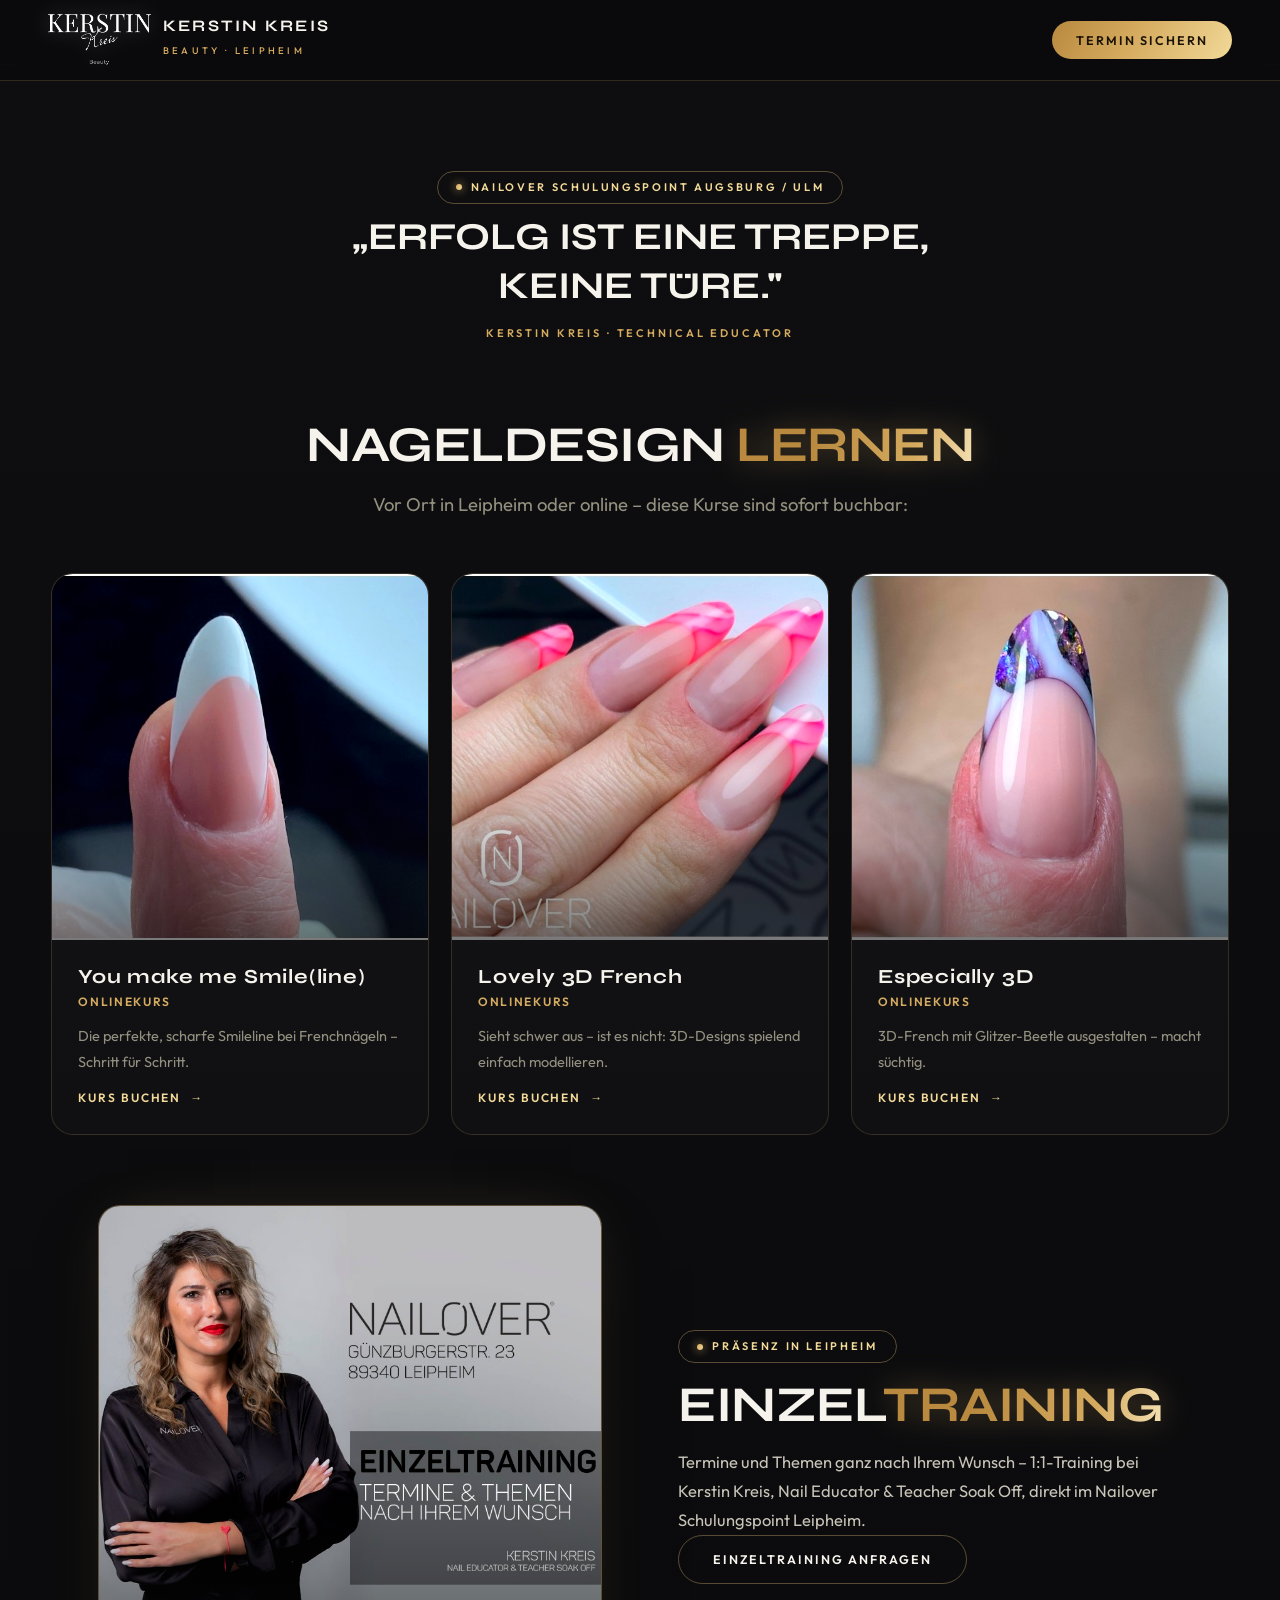
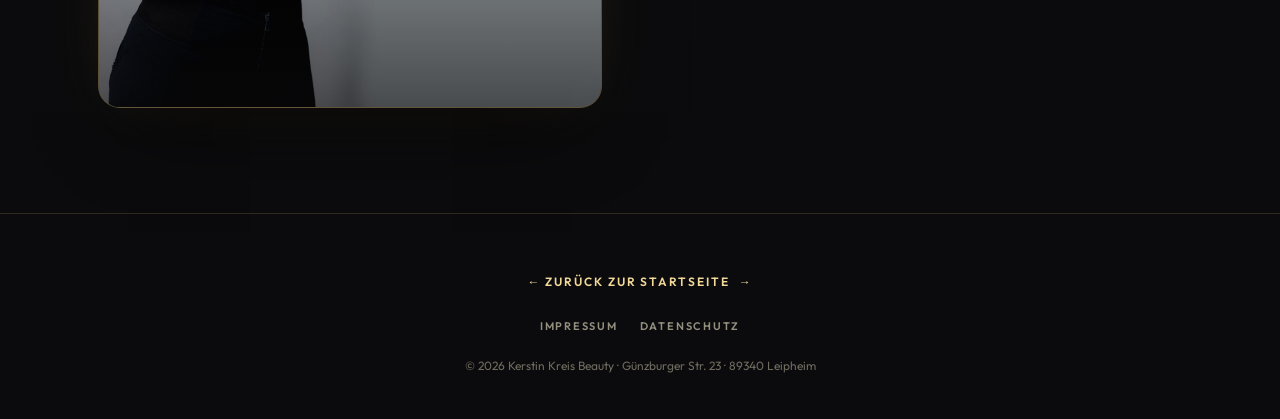
<file: schulungen.html>
<!DOCTYPE html>
<html lang="de">
<head>
<meta charset="UTF-8">
<meta name="viewport" content="width=device-width, initial-scale=1">
<title>Nageldesign-Schulungen | Nailover Schulungspoint Leipheim (Ulm/Augsburg)</title>
<meta name="description" content="Nageldesign lernen bei der Nailover-Trainerin: Onlinekurse und Präsenz-Schulungen in Leipheim – Raum Ulm/Augsburg.">
<link rel="canonical" href="https://kerstinkreis.com/schulungen.html">
<meta name="robots" content="index,follow,max-image-preview:large,max-snippet:-1">
<meta name="geo.region" content="DE-BY">
<meta name="geo.placename" content="Leipheim">
<meta property="og:site_name" content="Kerstin Kreis Beauty">
<meta property="og:locale" content="de_DE">
<meta property="og:title" content="Nageldesign-Schulungen – Nailover Schulungspoint Leipheim">
<meta property="og:description" content="Onlinekurse und Einzeltraining in Präsenz bei Nailover Technical Educator Kerstin Kreis – Raum Ulm/Augsburg.">
<meta property="og:image" content="https://kerstinkreis.com/images/einzeltraining-naildesign-mit-kerstin-kreis.jpg">
<meta property="og:url" content="https://kerstinkreis.com/schulungen.html">
<meta property="og:type" content="website">
<meta name="twitter:card" content="summary_large_image">
<meta name="twitter:title" content="Nageldesign-Schulungen – Nailover Schulungspoint Leipheim">
<meta name="twitter:description" content="Onlinekurse und Einzeltraining bei Nailover Technical Educator Kerstin Kreis.">
<meta name="twitter:image" content="https://kerstinkreis.com/images/einzeltraining-naildesign-mit-kerstin-kreis.jpg">
<link rel="icon" type="image/png" href="images/kerstin-kreis-beauty-logo.png">
<link rel="apple-touch-icon" href="images/kerstin-kreis-beauty-logo.png">
<link rel="preload" href="fonts/syne-latin.woff2" as="font" type="font/woff2" crossorigin>
<link rel="preload" href="fonts/outfit-latin.woff2" as="font" type="font/woff2" crossorigin>
<link rel="stylesheet" href="fonts.css">
<style>
:root{--bg:#0b0b0d;--panel:#141417;--panel2:#1a1a1f;--line:rgba(233,200,126,.16);--line2:rgba(233,200,126,.34);
--gold:#d5ab5f;--gold2:#f2d998;--ivory:#f6f3ec;--body:#c9c4b8;--muted:#94907f;
--disp:"Syne",sans-serif;--sans:"Outfit",sans-serif;--r:22px;--ease:cubic-bezier(.22,.8,.24,1)}
*{margin:0;padding:0;box-sizing:border-box}
html{scroll-behavior:smooth}
body{background:var(--bg);color:var(--body);font:400 16.5px/1.75 var(--sans);-webkit-font-smoothing:antialiased;overflow-x:hidden}
img{display:block;max-width:100%}a{color:inherit;text-decoration:none}
::selection{background:var(--gold);color:#181206}
.wrap{width:min(1180px,92%);margin-inline:auto}
h1,h2,h3{font-family:var(--disp);font-weight:700;line-height:1.06;color:var(--ivory);letter-spacing:-.01em;text-transform:uppercase}
h2{font-size:clamp(30px,4.4vw,50px);margin:16px 0 16px}
.chip{display:inline-flex;align-items:center;gap:9px;font:600 11px/1 var(--sans);letter-spacing:.24em;text-transform:uppercase;color:var(--gold2);border:1px solid var(--line2);border-radius:999px;padding:10px 18px}
.chip::before{content:"";width:6px;height:6px;border-radius:50%;background:linear-gradient(120deg,var(--gold),var(--gold2));box-shadow:0 0 10px var(--gold)}
.gold-text{background:linear-gradient(100deg,#b8893f 15%,var(--gold) 35%,#fff3d0 50%,var(--gold) 65%,#b8893f 85%);background-size:220% auto;-webkit-background-clip:text;background-clip:text;color:transparent;animation:shimmer 6s linear infinite}
@keyframes shimmer{to{background-position:-220% center}}
.gold-text{filter:drop-shadow(0 0 16px rgba(213,171,95,.4))}
@supports not ((-webkit-background-clip:text) or (background-clip:text)){.gold-text{background:none;color:var(--gold2)}}
.sub{color:var(--muted);font-size:clamp(16px,1.8vw,18.5px);max-width:620px}
/* Fotos veredeln */
.ph{filter:saturate(1.14) contrast(1.07) brightness(1.02)}
/* Buttons */
.btn{position:relative;overflow:hidden;display:inline-flex;align-items:center;justify-content:center;gap:10px;padding:17px 34px;font:600 12.5px/1 var(--sans);letter-spacing:.16em;text-transform:uppercase;border-radius:999px;border:1px solid var(--line2);transition:.4s var(--ease);cursor:pointer;background:none;color:var(--ivory)}
.btn::after{content:"";position:absolute;top:0;left:-80%;width:45%;height:100%;background:linear-gradient(115deg,transparent,rgba(255,250,230,.5),transparent);transform:skewX(-22deg)}
.btn:hover::after{animation:sweep .9s var(--ease)}
@keyframes sweep{to{left:135%}}
.btn-gold{background:linear-gradient(120deg,#b8893f,var(--gold) 45%,var(--gold2));color:#1c1305;border:none;animation:glowpulse 3.4s ease-in-out infinite}
@keyframes glowpulse{0%,100%{box-shadow:0 12px 34px -14px rgba(213,171,95,.65)}50%{box-shadow:0 14px 46px -12px rgba(242,217,152,.95),0 0 28px -4px rgba(213,171,95,.55)}}
.btn-gold:hover{transform:translateY(-2px);box-shadow:0 18px 44px -12px rgba(213,171,95,.75)}
.btn-gold:disabled{opacity:.35;cursor:default;transform:none;box-shadow:none}
.btn-ghost:hover{background:rgba(233,200,126,.1);border-color:var(--gold)}
.btn-ghost:disabled{opacity:.35;cursor:default}
/* Logo */
.brand{display:flex;align-items:center;gap:12px}
.brand img{height:58px;width:auto;flex:none;filter:drop-shadow(0 0 12px rgba(213,171,95,.45))}
.brand b{font:700 16px/1.1 var(--disp);letter-spacing:.14em;text-transform:uppercase;color:var(--ivory);display:block}
.brand small{font:500 9.5px/1.4 var(--sans);letter-spacing:.34em;text-transform:uppercase;color:var(--gold)}
.nav .brand img{filter:brightness(0) invert(1) drop-shadow(0 0 10px rgba(255,255,255,.3))}
/* Nav */
.nav{position:fixed;inset:0 0 auto;z-index:50;display:flex;align-items:center;justify-content:space-between;padding:18px min(4vw,48px);transition:.5s}
.nav.solid{background:rgba(11,11,13,.88);backdrop-filter:blur(16px);border-bottom:1px solid var(--line);padding-block:11px}
.nav-links{display:flex;gap:26px;align-items:center;list-style:none}
.nav-links a{font:500 12.5px/1 var(--sans);letter-spacing:.14em;text-transform:uppercase;color:var(--body);transition:.3s}
.nav-links a:not(.btn):hover{color:var(--gold2)}
.nav .btn{padding:13px 24px}
.burger{display:none;background:none;border:none;cursor:pointer;z-index:70;width:34px;height:22px;position:relative}
.burger span{position:absolute;left:0;width:100%;height:2px;border-radius:2px;background:var(--gold);transition:.4s var(--ease)}
.burger span:nth-child(1){top:0}.burger span:nth-child(2){top:10px}.burger span:nth-child(3){top:20px}
body.menu-open .burger span:nth-child(1){top:10px;transform:rotate(45deg)}
body.menu-open .burger span:nth-child(2){opacity:0}
body.menu-open .burger span:nth-child(3){top:10px;transform:rotate(-45deg)}
@media(max-width:980px){
.nav-links{position:fixed;inset:0;background:rgba(11,11,13,.97);flex-direction:column;justify-content:center;gap:26px;opacity:0;visibility:hidden;transition:.5s var(--ease);z-index:60}
.nav-links a:not(.btn){font:700 22px var(--disp);letter-spacing:.1em}
body.menu-open .nav-links{opacity:1;visibility:visible}
.burger{display:block}.nav>.btn{display:none}}
@media(min-width:981px){.nav-links .btn{display:none}}
/* Hero */
.hero{position:relative;min-height:100vh;min-height:100svh;display:flex;align-items:center;
background:radial-gradient(55% 70% at 18% 12%,rgba(213,171,95,.16),transparent 60%),radial-gradient(45% 60% at 88% 85%,rgba(213,171,95,.1),transparent 65%),var(--bg)}
.hero-grid{display:grid;grid-template-columns:1.1fr .9fr;gap:clamp(30px,5vw,70px);align-items:center;width:min(1180px,92%);margin-inline:auto;padding:130px 0 70px;position:relative;z-index:2}
.hero h1{font-size:clamp(36px,10vw,86px);font-weight:800;margin:18px 0 14px}
.hero .sub{margin-bottom:34px}
.cta-row{display:flex;gap:14px;flex-wrap:wrap}
.hero-facts{display:flex;gap:26px;flex-wrap:wrap;margin-top:44px}
.hero-facts div b{display:block;font:700 17px var(--disp);color:var(--gold2);letter-spacing:.04em}
.hero-facts div small{font:500 11px/1.5 var(--sans);letter-spacing:.16em;text-transform:uppercase;color:var(--muted)}
.hero .chip,.hero h1,.hero .sub,.hero .cta-row,.hero-facts{animation:rise 1.1s var(--ease) both}
.hero h1{animation-delay:.15s}.hero .sub{animation-delay:.3s}.hero .cta-row{animation-delay:.45s}.hero-facts{animation-delay:.6s}
@keyframes rise{from{opacity:0;transform:translateY(30px)}}
/* Hero-Showcase */
.showcase{position:relative;animation:rise 1.2s var(--ease) both;animation-delay:.35s}
.frame{position:relative;border-radius:28px;overflow:hidden;aspect-ratio:3/3.4;border:1px solid var(--line2);box-shadow:0 44px 96px -36px rgba(0,0,0,.95),0 0 80px -22px rgba(213,171,95,.5);background:linear-gradient(160deg,#1c1a15,#101013)}
.frame::after{content:"";position:absolute;inset:0;background:linear-gradient(180deg,transparent 62%,rgba(11,11,13,.5));pointer-events:none;z-index:2}
.slide{position:absolute;inset:0;width:100%;height:100%;object-fit:cover;opacity:0;transition:opacity 1.3s var(--ease)}
.slide.on{opacity:1;animation:slowzoom 5.6s var(--ease) forwards}
@keyframes slowzoom{from{transform:scale(1.08)}to{transform:scale(1)}}
.dots{display:flex;gap:8px;justify-content:center;margin-top:18px}
.dots button{width:36px;height:3px;border-radius:99px;border:none;background:rgba(233,200,126,.22);cursor:pointer;transition:.4s;padding:0}
.dots button.on{background:linear-gradient(90deg,var(--gold),var(--gold2));box-shadow:0 0 14px rgba(213,171,95,.8)}
.badge{position:absolute;left:18px;bottom:18px;z-index:3;display:inline-flex;align-items:center;gap:9px;background:rgba(15,14,12,.55);backdrop-filter:blur(12px);border:1px solid var(--line2);border-radius:999px;padding:11px 18px;font:600 12px/1.4 var(--sans);letter-spacing:.08em;color:var(--gold2)}
@media(max-width:900px){.hero-grid{grid-template-columns:1fr;padding-top:112px}.showcase{max-width:480px}}
/* Funkeln */
.sparkles{position:absolute;inset:0;z-index:1;pointer-events:none;overflow:hidden}
.sparkles i{position:absolute;bottom:-20px;width:5px;height:5px;border-radius:50%;background:radial-gradient(circle,#ffe9b0 0,var(--gold) 45%,transparent 72%);opacity:0;animation:float linear infinite}
.sparkles i:nth-child(1){left:10%;animation-duration:14s}
.sparkles i:nth-child(2){left:30%;width:3px;height:3px;animation-duration:18s;animation-delay:4s}
.sparkles i:nth-child(3){left:52%;width:7px;height:7px;filter:blur(1px);animation-duration:20s;animation-delay:2s}
.sparkles i:nth-child(4){left:74%;width:3px;height:3px;animation-duration:15s;animation-delay:7s}
.sparkles i:nth-child(5){left:90%;animation-duration:17s;animation-delay:5s}
@keyframes float{0%{transform:translateY(0);opacity:0}8%{opacity:.85}90%{opacity:.4}100%{transform:translateY(-105vh) translateX(4vw);opacity:0}}
/* Aufschimmernde Wörter */
.glimmer{border-block:1px solid var(--line);padding:26px 0;background:#0e0e10}
.glimmer .wrap{display:flex;justify-content:center;align-items:center;gap:16px 24px;flex-wrap:wrap}
.glimmer span{font:800 clamp(17px,2.4vw,28px)/1 var(--disp);text-transform:uppercase;letter-spacing:.1em;color:rgba(233,200,126,.26);animation:glimmer 10s ease-in-out infinite}
.glimmer i{color:rgba(233,200,126,.3);font-style:normal;font-size:13px;animation:glimdot 5s ease-in-out infinite}
@keyframes glimmer{0%,100%{color:rgba(233,200,126,.26);text-shadow:none}7%{color:var(--gold2);text-shadow:0 0 24px rgba(213,171,95,.9),0 0 60px rgba(213,171,95,.4)}15%{color:rgba(233,200,126,.26);text-shadow:none}}
@keyframes glimdot{50%{color:rgba(233,200,126,.7)}}
section{padding:105px 0;position:relative}
.split{display:grid;grid-template-columns:1fr 1fr;gap:clamp(40px,6vw,90px);align-items:center}
@media(max-width:860px){.split{grid-template-columns:1fr}}
/* Reveal & Bilder */
.reveal{opacity:0;transform:translateY(38px);transition:.9s var(--ease)}
.reveal.in{opacity:1;transform:none}
.pic{border-radius:var(--r);overflow:hidden;position:relative;border:1px solid var(--line2);box-shadow:0 34px 80px -30px rgba(0,0,0,.9),0 0 60px -24px rgba(213,171,95,.3);background:linear-gradient(160deg,#1c1a15,#101013)}
.pic::after{content:"";position:absolute;inset:0;background:linear-gradient(180deg,transparent 55%,rgba(11,11,13,.55));pointer-events:none}
.pic img{width:100%;height:100%;object-fit:cover;transition:1.2s var(--ease)}
.reveal .pic img{transform:scale(1.1)}
.reveal.in .pic img{transform:scale(1)}
@media(prefers-reduced-motion:reduce){*,*::before,*::after{animation:none!important;transition:none!important}
.reveal{opacity:1;transform:none}.slide.on{opacity:1}}
/* Timeline-Chips */
.mile{display:flex;gap:10px;flex-wrap:wrap;margin-top:30px}
.mile span{font:500 12.5px/1 var(--sans);letter-spacing:.06em;color:var(--body);border:1px solid var(--line2);border-radius:999px;padding:11px 18px;background:rgba(233,200,126,.05)}
.mile b{color:var(--gold2);font-family:var(--disp);margin-right:6px}
/* Karten */
.cards{display:grid;grid-template-columns:repeat(3,1fr);gap:22px;margin-top:52px}
@media(max-width:860px){.cards{grid-template-columns:1fr}}
.card{background:linear-gradient(180deg,var(--panel),#101013);border:1px solid var(--line);border-radius:var(--r);overflow:hidden;transition:.5s var(--ease);display:flex;flex-direction:column}
.card:hover{border-color:var(--line2);transform:translateY(-8px);box-shadow:0 40px 80px -34px rgba(0,0,0,.95),0 0 56px -26px rgba(213,171,95,.4)}
.card .pic{border:none;border-radius:0;box-shadow:none;aspect-ratio:4/3.9}
.card:hover .pic img{transform:scale(1.06)}
.card-body{padding:26px 26px 30px;flex:1;display:flex;flex-direction:column}
.card h3{font-size:20px;letter-spacing:.04em}
.card .from{font:600 12px/1.5 var(--sans);letter-spacing:.14em;text-transform:uppercase;color:var(--gold);margin-top:6px}
.card p{color:var(--muted);font-size:14.5px;line-height:1.75;margin:12px 0 18px;flex:1}
.tlink{font:600 12px/1 var(--sans);letter-spacing:.16em;text-transform:uppercase;color:var(--gold2);display:inline-flex;align-items:center;gap:9px}
.tlink::after{content:"→";transition:.35s}
.tlink:hover::after{transform:translateX(6px)}
/* News */
.news{text-align:center;padding:0}
.news .inner{background:linear-gradient(120deg,#231a0b,#2e2210 50%,#231a0b);border:1px solid var(--line2);border-radius:calc(var(--r) + 6px);padding:64px 26px;position:relative;overflow:hidden}
.news .inner::before{content:"";position:absolute;inset:0;background:radial-gradient(55% 100% at 50% 0,rgba(233,200,126,.16),transparent 70%)}
@property --a{syntax:"<angle>";initial-value:0deg;inherits:false}
.news .inner::after{content:"";position:absolute;inset:0;border-radius:inherit;padding:1.5px;background:conic-gradient(from var(--a),rgba(233,200,126,.12) 0 68%,var(--gold2) 82%,rgba(233,200,126,.12) 96%);-webkit-mask:linear-gradient(#000 0 0) content-box,linear-gradient(#000 0 0);-webkit-mask-composite:xor;mask-composite:exclude;animation:spin 5.5s linear infinite;pointer-events:none}
@keyframes spin{to{--a:360deg}}
.news h2{font-size:clamp(26px,3.6vw,40px)}
.news p{color:var(--body);max-width:560px;margin:8px auto 28px;position:relative}
/* Preise */
.price-cols{display:grid;grid-template-columns:1fr 1fr;gap:clamp(30px,4vw,50px);margin-top:50px}
@media(max-width:860px){.price-cols{grid-template-columns:1fr}}
.price-block{background:var(--panel);border:1px solid var(--line);border-radius:var(--r);padding:32px 30px}
.price-block h3{font-size:19px;letter-spacing:.06em;margin-bottom:18px;display:flex;align-items:center;gap:12px}
.price-block h3::after{content:"";flex:1;height:1px;background:linear-gradient(90deg,var(--line2),transparent)}
.price-row{display:flex;align-items:baseline;gap:14px;padding:13px 0;border-bottom:1px solid rgba(233,200,126,.09)}
.price-row:last-child{border-bottom:none}
.price-row .name{font:500 15px var(--sans);color:var(--body)}
.price-row .name small{display:block;color:var(--muted);font-size:12.5px;font-weight:400}
.price-row .dots{flex:1;border-bottom:1px dotted rgba(233,200,126,.4);transform:translateY(-5px)}
.price-row .val{font:700 16px var(--disp);color:var(--gold2);white-space:nowrap}
/* Galerie */
.subnav{display:flex;justify-content:center;gap:10px;flex-wrap:wrap;margin:40px 0 6px}
.subnav button{padding:12px 26px;border:1px solid var(--line2);border-radius:999px;background:none;color:var(--ivory);font:600 12px/1 var(--sans);letter-spacing:.16em;text-transform:uppercase;cursor:pointer;transition:.35s}
.subnav button:hover{border-color:var(--gold)}
.subnav button.active{background:linear-gradient(120deg,#b8893f,var(--gold) 45%,var(--gold2));color:#1c1305;border-color:transparent}
.masonry{columns:3 290px;column-gap:18px;padding-top:22px}
.masonry figure{break-inside:avoid;margin:0 0 18px;position:relative;cursor:zoom-in;overflow:hidden;border-radius:18px;border:1px solid var(--line);background:#141417;animation:fadein .7s var(--ease);transition:.4s var(--ease)}
.masonry figure:hover{border-color:var(--line2);box-shadow:0 22px 50px -22px rgba(0,0,0,.9),0 0 44px -20px rgba(213,171,95,.45);transform:translateY(-4px)}
@keyframes fadein{from{opacity:0;transform:translateY(18px)}}
.masonry img{width:100%;transition:.7s var(--ease)}
.masonry figure::after{content:"✦";position:absolute;inset:0;display:grid;place-items:center;font-size:26px;color:var(--gold2);background:rgba(11,11,13,.5);opacity:0;transition:.4s}
.masonry figure:hover::after{opacity:1}
.masonry figure:hover img{transform:scale(1.06)}
/* Lightbox */
.lightbox{position:fixed;inset:0;z-index:100;background:rgba(8,8,9,.97);display:none;align-items:center;justify-content:center;padding:5vmin}
.lightbox.open{display:flex}
.lightbox img{max-width:92vw;max-height:88vh;object-fit:contain;border-radius:16px;border:1px solid var(--line2);animation:rise .5s var(--ease)}
.lightbox button{position:absolute;background:rgba(11,11,13,.6);border:1px solid var(--line2);border-radius:50%;color:var(--gold2);width:52px;height:52px;font-size:21px;cursor:pointer}
.lightbox button:hover{background:rgba(213,171,95,.2)}
.lb-close{top:26px;right:26px}.lb-prev{left:16px;top:50%;transform:translateY(-50%)}.lb-next{right:16px;top:50%;transform:translateY(-50%)}
/* Zitate */
.quotes{display:grid;grid-template-columns:repeat(3,1fr);gap:20px;margin-top:52px}
@media(max-width:860px){.quotes{grid-template-columns:1fr}}
.quote{background:var(--panel);border:1px solid var(--line);border-radius:var(--r);padding:32px 28px;position:relative;transition:.4s}
.quote:hover{border-color:var(--line2)}
.quote .stars{color:var(--gold);letter-spacing:4px;font-size:13px}
.quote p{font-size:16.5px;line-height:1.7;margin-top:14px;color:var(--ivory)}
.quote cite{display:block;margin-top:16px;font:600 11px/1 var(--sans);letter-spacing:.2em;text-transform:uppercase;color:var(--gold);font-style:normal}
/* Motto */
.motto{text-align:center;max-width:800px;margin:0 auto 80px}
.motto blockquote{font:700 clamp(24px,3.6vw,38px)/1.3 var(--disp);text-transform:uppercase;color:var(--ivory);margin-top:8px}
.motto cite{display:block;margin-top:18px;font:600 11px/1 var(--sans);letter-spacing:.26em;text-transform:uppercase;color:var(--gold);font-style:normal}
.courses{display:grid;grid-template-columns:repeat(3,1fr);gap:22px;margin-top:52px}
@media(max-width:860px){.courses{grid-template-columns:1fr}}
/* Buchung */
.book-grid{max-width:880px;margin:52px auto 0}
.steps{display:flex;justify-content:center;margin-bottom:40px;flex-wrap:wrap;gap:8px}
.steps span{font:600 11.5px/1 var(--sans);letter-spacing:.14em;text-transform:uppercase;color:var(--muted);padding:10px 18px;border:1px solid var(--line);border-radius:999px}
.steps span.on{color:var(--gold2);border-color:var(--line2);background:rgba(233,200,126,.06)}
.svc-list{display:grid;grid-template-columns:repeat(auto-fill,minmax(250px,1fr));gap:12px}
.svc{border:1px solid var(--line);border-radius:16px;background:var(--panel);padding:17px 20px;cursor:pointer;transition:.3s;text-align:left;color:var(--ivory)}
.svc:hover{border-color:var(--gold)}
.svc.sel{border-color:var(--gold);background:#221b0f;box-shadow:0 0 0 1px var(--gold) inset}
.svc b{display:block;font:500 15.5px var(--sans)}
.svc small{color:var(--muted);font-size:13px}
.svc em{float:right;font:700 14px var(--disp);font-style:normal;color:var(--gold2)}
.cal{border:1px solid var(--line);border-radius:var(--r);background:var(--panel);padding:26px;margin-top:28px}
.cal-head{display:flex;justify-content:space-between;align-items:center;margin-bottom:16px}
.cal-head b{font:700 19px var(--disp);text-transform:uppercase;letter-spacing:.04em;color:var(--ivory)}
.cal-head button{background:none;border:1px solid var(--line2);border-radius:50%;color:var(--gold2);width:42px;height:42px;font-size:18px;cursor:pointer;transition:.3s}
.cal-head button:hover:not(:disabled){background:rgba(233,200,126,.1)}
.cal-head button:disabled{opacity:.3;cursor:default}
.cal-grid{display:grid;grid-template-columns:repeat(7,1fr);gap:5px;text-align:center}
.cal-grid .dow{font:600 10px/1 var(--sans);letter-spacing:.16em;color:var(--muted);padding:9px 0}
.day{aspect-ratio:1;border:1px solid transparent;border-radius:12px;background:none;color:var(--ivory);font:500 15px var(--sans);cursor:pointer;transition:.25s}
.day:hover:not(:disabled){border-color:var(--gold)}
.day:disabled{color:#4d4a3f;cursor:default}
.day.sel{background:linear-gradient(120deg,#b8893f,var(--gold) 45%,var(--gold2));color:#1c1305}
.slots{display:grid;grid-template-columns:repeat(auto-fill,minmax(92px,1fr));gap:9px;margin-top:24px}
.slot{padding:13px 0;border:1px solid var(--line2);border-radius:999px;background:none;color:var(--ivory);font:500 14.5px var(--sans);cursor:pointer;transition:.25s}
.slot:hover{border-color:var(--gold)}
.slot.sel{background:linear-gradient(120deg,#b8893f,var(--gold) 45%,var(--gold2));color:#1c1305;border-color:transparent}
.field{margin-top:20px}
.field label{display:block;font:600 11px/1 var(--sans);letter-spacing:.18em;text-transform:uppercase;color:var(--gold);margin-bottom:9px}
.field input,.field textarea{width:100%;background:var(--panel);border:1px solid var(--line2);border-radius:14px;color:var(--ivory);padding:15px 18px;font:400 16px var(--sans);outline:none;transition:.3s}
.field input:focus,.field textarea:focus{border-color:var(--gold);box-shadow:0 0 26px -12px rgba(213,171,95,.6)}
.summary{border:1px solid var(--line2);border-radius:16px;background:#1d160a;padding:22px 24px;margin-top:32px;font-size:16.5px;color:var(--ivory)}
.summary b{color:var(--gold2)}
.hint{color:var(--muted);font-size:13.5px;margin-top:16px;line-height:1.7}
/* FAQ */
.faq{max-width:780px;margin:50px auto 0}
.faq details{border:1px solid var(--line);border-radius:16px;background:var(--panel);margin-bottom:12px;padding:0 22px}
.faq details[open]{border-color:var(--line2)}
.faq summary{cursor:pointer;padding:20px 0;font:500 16px var(--sans);color:var(--ivory);list-style:none;display:flex;justify-content:space-between;gap:20px}
.faq summary::-webkit-details-marker{display:none}
.faq summary::after{content:"+";font:300 24px/1 var(--sans);color:var(--gold);transition:.3s}
.faq details[open] summary::after{transform:rotate(45deg)}
.faq details p{padding:0 0 22px;color:var(--muted);font-size:14.5px}
/* Kontakt & Footer */
.contact-grid{display:grid;grid-template-columns:repeat(3,1fr);gap:20px;margin-top:50px}
@media(max-width:860px){.contact-grid{grid-template-columns:1fr}}
.contact-grid>div{background:var(--panel);border:1px solid var(--line);border-radius:var(--r);padding:30px 28px}
.contact-grid h3{font:600 12px var(--sans);letter-spacing:.22em;text-transform:uppercase;color:var(--gold);margin-bottom:14px}
.contact-grid p{color:var(--muted);font-size:15px}
.contact-grid a{color:var(--body)}
.contact-grid a:hover{color:var(--gold2)}
footer{border-top:1px solid var(--line);padding:52px 0 40px;text-align:center}
.foot-links{display:flex;justify-content:center;gap:22px;flex-wrap:wrap;margin:26px 0 18px}
.foot-links a{font:600 11px/1 var(--sans);letter-spacing:.16em;text-transform:uppercase;color:var(--muted);transition:.3s;cursor:pointer}
.foot-links a:hover{color:var(--gold)}
footer small{color:#6f6c5f;font-size:12px}
.legal{max-width:720px;margin:30px auto 0;text-align:left;color:var(--muted);font-size:14px;display:none}
.legal.open{display:block}
.legal h4{color:var(--ivory);font:700 15px var(--disp);text-transform:uppercase;letter-spacing:.06em;margin:22px 0 8px}
/* ---------- Scrolly-Hero ---------- */
.scrolly{position:relative;height:420vh;height:420svh}
.stage{position:sticky;top:0;height:100vh;height:100svh;overflow:hidden;background:var(--bg)}
.stage video,.sframe{position:absolute;inset:0;width:100%;height:100%}
.stage video{object-fit:cover;display:none}
.stage.video-on video{display:block}
.stage.video-on .sframe{display:none}
.sframe{opacity:0;will-change:opacity,transform}
.sframe img{width:100%;height:100%;object-fit:cover}
.stage::after{content:"";position:absolute;inset:0;background:linear-gradient(180deg,rgba(11,11,13,.55),rgba(11,11,13,.12) 45%,rgba(11,11,13,.78));pointer-events:none}
.schapter{position:absolute;inset:auto 0 11vh 0;z-index:3;text-align:center;padding:0 6vw;opacity:0;transform:translateY(26px);transition:.6s var(--ease);pointer-events:none}
.schapter.on{opacity:1;transform:none;pointer-events:auto}
.schapter h1,.schapter h2{font-size:clamp(32px,6.6vw,72px);margin-top:16px}
.schapter p{color:var(--body);max-width:560px;margin:10px auto 0}
.sprogress{position:absolute;right:14px;top:50%;transform:translateY(-50%);width:3px;height:130px;background:rgba(233,200,126,.18);border-radius:99px;z-index:4}
.sprogress i{display:block;width:100%;height:0;background:linear-gradient(180deg,var(--gold),var(--gold2));border-radius:99px;box-shadow:0 0 14px rgba(213,171,95,.85)}
.scroll-cue{position:absolute;left:50%;bottom:16px;transform:translateX(-50%);z-index:4;color:var(--gold2);font:600 10px/1 var(--sans);letter-spacing:.3em;text-transform:uppercase;display:flex;flex-direction:column;align-items:center;gap:9px}
.scroll-cue::after{content:"";width:1px;height:30px;background:linear-gradient(var(--gold),transparent);animation:cue 1.8s infinite}
@keyframes cue{50%{opacity:.25}}
@media(prefers-reduced-motion:reduce){.sframe{transition:none}}
/* ---------- Mobile-Optimierung ---------- */
.fab{display:none}
@media(max-width:900px){
  .hero{min-height:auto}
  .hero-grid{padding:104px 0 56px;gap:34px}
  .hero .sub{margin-bottom:26px}
  .hero-facts{gap:14px;margin-top:30px;justify-content:space-between;width:100%}
  .hero-facts div b{font-size:15px}
  .showcase{max-width:480px;margin-inline:auto;width:100%}
  section{padding:64px 0}
  .split{gap:34px}
  .news .inner{padding:46px 20px;border-radius:22px}
  .price-block{padding:24px 20px}
  .contact-grid>div{padding:24px 22px}
  .cal{padding:18px 14px}
  .book-grid{margin-top:38px}
}
@media(max-width:700px){
  .masonry{columns:2 130px;column-gap:10px}
  .masonry figure{margin-bottom:10px;border-radius:14px}
  .masonry figure::after{font-size:20px}
  .glimmer span{font-size:16px;letter-spacing:.07em}
  .quotes,.cards,.courses{gap:14px}
  .card-body{padding:20px 20px 24px}
  .fab{display:inline-flex;position:fixed;left:50%;transform:translateX(-50%);bottom:16px;z-index:49;padding:15px 30px;white-space:nowrap}
  body{padding-bottom:76px}
}
@media(max-width:520px){
  .cta-row{flex-direction:column;align-items:stretch}
  .cta-row .btn{width:100%}
  h2{font-size:clamp(26px,7.6vw,34px)}
  .chip{padding:9px 14px;letter-spacing:.18em}
  .brand small{display:none}
  .brand img{height:48px}
  .steps span{padding:8px 12px;font-size:10.5px;letter-spacing:.1em}
  .slots{grid-template-columns:repeat(3,1fr)}
  .dots button{width:28px}
}
</style>
<script type="application/ld+json">{"@context":"https://schema.org","@graph":[
{"@type":"EducationalOrganization","@id":"https://kerstinkreis.com/schulungen.html#schulungspoint","name":"Nailover Schulungspoint Kerstin Kreis","description":"Schulungspoint für Nageldesign im Raum Ulm/Augsburg – Onlinekurse und Einzeltraining in Präsenz bei Nailover Technical Educator Kerstin Kreis.","url":"https://kerstinkreis.com/schulungen.html","telephone":"+4917632731073","email":"k.kerstin89@googlemail.com","address":{"@type":"PostalAddress","streetAddress":"Günzburger Str. 23","postalCode":"89340","addressLocality":"Leipheim","addressRegion":"Bayern","addressCountry":"DE"},"areaServed":[{"@type":"City","name":"Leipheim"},{"@type":"City","name":"Ulm"},{"@type":"City","name":"Augsburg"},{"@type":"City","name":"Günzburg"}]},
{"@type":"Course","name":"You make me Smile(line)","description":"Die perfekte, scharfe Smileline bei Frenchnägeln – Schritt für Schritt.","url":"https://oln-nailschool.de/de/kurs/6087f50137b0f06e2f858999/","inLanguage":"de","provider":{"@id":"https://kerstinkreis.com/schulungen.html#schulungspoint"},"hasCourseInstance":{"@type":"CourseInstance","courseMode":"online"}},
{"@type":"Course","name":"Lovely 3D French","description":"Sieht schwer aus – ist es nicht: 3D-Designs spielend einfach modellieren.","url":"https://oln-nailschool.de/de/kurs/6088556737b0f0bced85899b/","inLanguage":"de","provider":{"@id":"https://kerstinkreis.com/schulungen.html#schulungspoint"},"hasCourseInstance":{"@type":"CourseInstance","courseMode":"online"}},
{"@type":"Course","name":"Especially 3D","description":"3D-French mit Glitzer-Beetle ausgestalten – macht süchtig.","url":"https://oln-nailschool.de/de/kurs/60a571e404cdb22736aec3ae/","inLanguage":"de","provider":{"@id":"https://kerstinkreis.com/schulungen.html#schulungspoint"},"hasCourseInstance":{"@type":"CourseInstance","courseMode":"online"}},
{"@type":"Course","name":"Einzeltraining Nageldesign","description":"1:1-Training bei Kerstin Kreis, Nail Educator & Teacher Soak Off – Termine und Themen nach Wunsch, in Präsenz im Nailover Schulungspoint Leipheim.","url":"https://kerstinkreis.com/schulungen.html","inLanguage":"de","provider":{"@id":"https://kerstinkreis.com/schulungen.html#schulungspoint"},"hasCourseInstance":{"@type":"CourseInstance","courseMode":"onsite","location":{"@type":"Place","address":{"@type":"PostalAddress","streetAddress":"Günzburger Str. 23","postalCode":"89340","addressLocality":"Leipheim","addressCountry":"DE"}}}}
]}</script>
</head>
<body>
<nav class="nav solid">
  <a class="brand" href="index.html"><img src="images/kerstin-kreis-beauty-logo.png" alt="Kerstin Kreis Beauty – Nagelstudio Leipheim" width="800" height="451"><span><b>Kerstin Kreis</b><small>Beauty · Leipheim</small></span></a>
  <a class="btn btn-gold" href="index.html#buchung" style="display:inline-flex">Termin sichern</a>
</nav>
<main style="padding-top:64px">
<section id="schulung" style="background:linear-gradient(180deg,#0e0e10,var(--bg));border-top:1px solid var(--line)"><div class="wrap">
  <div class="motto reveal">
    <span class="chip">Nailover Schulungspoint Augsburg / Ulm</span>
    <blockquote>„Erfolg ist eine Treppe,<br>keine Türe."</blockquote>
    <cite>Kerstin Kreis · Technical Educator</cite>
  </div>
  <h2 class="reveal" style="text-align:center">Nageldesign <span class="gold-text">lernen</span></h2>
  <p class="sub reveal" style="text-align:center;margin-inline:auto">Vor Ort in Leipheim oder online – diese Kurse sind sofort buchbar:</p>
  <div class="courses">
    <article class="card reveal">
      <div class="pic"><img class="ph" data-cms="kurs-smileline" src="images/kurs-you-make-me-smileline.jpg" alt="Nageldesign-Kurs Smileline: perfekte French-Linie in Nahaufnahme" width="800" height="539" loading="lazy"></div>
      <div class="card-body"><h3 style="text-transform:none">You make me Smile(line)</h3><div class="from">Onlinekurs</div>
      <p>Die perfekte, scharfe Smileline bei Frenchnägeln – Schritt für Schritt.</p>
      <a class="tlink" href="https://oln-nailschool.de/de/kurs/6087f50137b0f06e2f858999/" target="_blank" rel="noopener">Kurs buchen</a></div>
    </article>
    <article class="card reveal">
      <div class="pic"><img class="ph" data-cms="kurs-lovely-3d" src="images/kurs-lovely-3d-french.jpg" alt="Nageldesign-Kurs Lovely 3D French: Gelnägel mit farbigem 3D-French" width="800" height="541" loading="lazy"></div>
      <div class="card-body"><h3 style="text-transform:none">Lovely 3D French</h3><div class="from">Onlinekurs</div>
      <p>Sieht schwer aus – ist es nicht: 3D-Designs spielend einfach modellieren.</p>
      <a class="tlink" href="https://oln-nailschool.de/de/kurs/6088556737b0f0bced85899b/" target="_blank" rel="noopener">Kurs buchen</a></div>
    </article>
    <article class="card reveal">
      <div class="pic"><img class="ph" data-cms="kurs-especially-3d" src="images/kurs-especially-3d.jpg" alt="Nageldesign-Kurs Especially 3D: French-Nailart mit Farbverlauf und Glitzer" width="800" height="541" loading="lazy"></div>
      <div class="card-body"><h3 style="text-transform:none">Especially 3D</h3><div class="from">Onlinekurs</div>
      <p>3D-French mit Glitzer-Beetle ausgestalten – macht süchtig.</p>
      <a class="tlink" href="https://oln-nailschool.de/de/kurs/60a571e404cdb22736aec3ae/" target="_blank" rel="noopener">Kurs buchen</a></div>
    </article>
  </div>
  <div class="wrap split" style="margin-top:70px;padding:0">
    <div class="reveal"><div class="pic"><img class="ph" data-cms="einzeltraining" src="images/einzeltraining-naildesign-mit-kerstin-kreis.jpg" alt="Einzeltraining Nageldesign mit Kerstin Kreis in Leipheim" width="800" height="800" loading="lazy"></div></div>
    <div class="reveal">
      <span class="chip">Präsenz in Leipheim</span>
      <h2>Einzel<span class="gold-text">training</span></h2>
      <p>Termine und Themen ganz nach Ihrem Wunsch – 1:1-Training bei Kerstin Kreis, Nail Educator &amp; Teacher Soak Off, direkt im Nailover Schulungspoint Leipheim.</p>
      <a class="btn btn-ghost" href="https://wa.me/4917632731073?text=Hallo%20Kerstin%2C%20ich%20interessiere%20mich%20f%C3%BCr%20ein%20Einzeltraining." target="_blank" rel="noopener">Einzeltraining anfragen</a>
    </div>
  </div>
</div></section>
</main>
<footer><div class="wrap">
  <p style="margin-bottom:16px"><a class="tlink" href="index.html">← Zurück zur Startseite</a></p>
  <div class="foot-links">
    <a href="impressum.html">Impressum</a>
    <a href="datenschutz.html">Datenschutz</a>
  </div>
  <small>© 2026 Kerstin Kreis Beauty · Günzburger Str. 23 · 89340 Leipheim</small>
</div></footer>
<script>document.querySelectorAll(".reveal").forEach(e=>e.classList.add("in"))</script>
</body>
</html>
</file>
<file: fonts.css>
/* Kerstin Kreis Beauty – lokal ausgelieferte Schriften.
   Syne und Outfit sind Variable Fonts unter der SIL Open Font License 1.1
   (siehe fonts/LICENSE.txt). Lokal gehostet, damit beim Seitenaufruf keine
   Verbindung zu Google-Servern entsteht – kein Einwilligungsbanner nötig. */

/* Outfit – Fließtext, 300–600 */
@font-face {
  font-family: 'Outfit';
  font-style: normal;
  font-weight: 300 600;
  font-display: swap;
  src: url(fonts/outfit-latin.woff2) format('woff2');
  unicode-range: U+0000-00FF, U+0131, U+0152-0153, U+02BB-02BC, U+02C6, U+02DA, U+02DC, U+0304, U+0308, U+0329, U+2000-206F, U+20AC, U+2122, U+2191, U+2193, U+2212, U+2215, U+FEFF, U+FFFD;
}
@font-face {
  font-family: 'Outfit';
  font-style: normal;
  font-weight: 300 600;
  font-display: swap;
  src: url(fonts/outfit-latin-ext.woff2) format('woff2');
  unicode-range: U+0100-02BA, U+02BD-02C5, U+02C7-02CC, U+02CE-02D7, U+02DD-02FF, U+0304, U+0308, U+0329, U+1D00-1DBF, U+1E00-1E9F, U+1EF2-1EFF, U+2020, U+20A0-20AB, U+20AD-20C0, U+2113, U+2C60-2C7F, U+A720-A7FF;
}

/* Syne – Überschriften, 600–800 */
@font-face {
  font-family: 'Syne';
  font-style: normal;
  font-weight: 600 800;
  font-display: swap;
  src: url(fonts/syne-latin.woff2) format('woff2');
  unicode-range: U+0000-00FF, U+0131, U+0152-0153, U+02BB-02BC, U+02C6, U+02DA, U+02DC, U+0304, U+0308, U+0329, U+2000-206F, U+20AC, U+2122, U+2191, U+2193, U+2212, U+2215, U+FEFF, U+FFFD;
}
@font-face {
  font-family: 'Syne';
  font-style: normal;
  font-weight: 600 800;
  font-display: swap;
  src: url(fonts/syne-latin-ext.woff2) format('woff2');
  unicode-range: U+0100-02BA, U+02BD-02C5, U+02C7-02CC, U+02CE-02D7, U+02DD-02FF, U+0304, U+0308, U+0329, U+1D00-1DBF, U+1E00-1E9F, U+1EF2-1EFF, U+2020, U+20A0-20AB, U+20AD-20C0, U+2113, U+2C60-2C7F, U+A720-A7FF;
}
</file>
